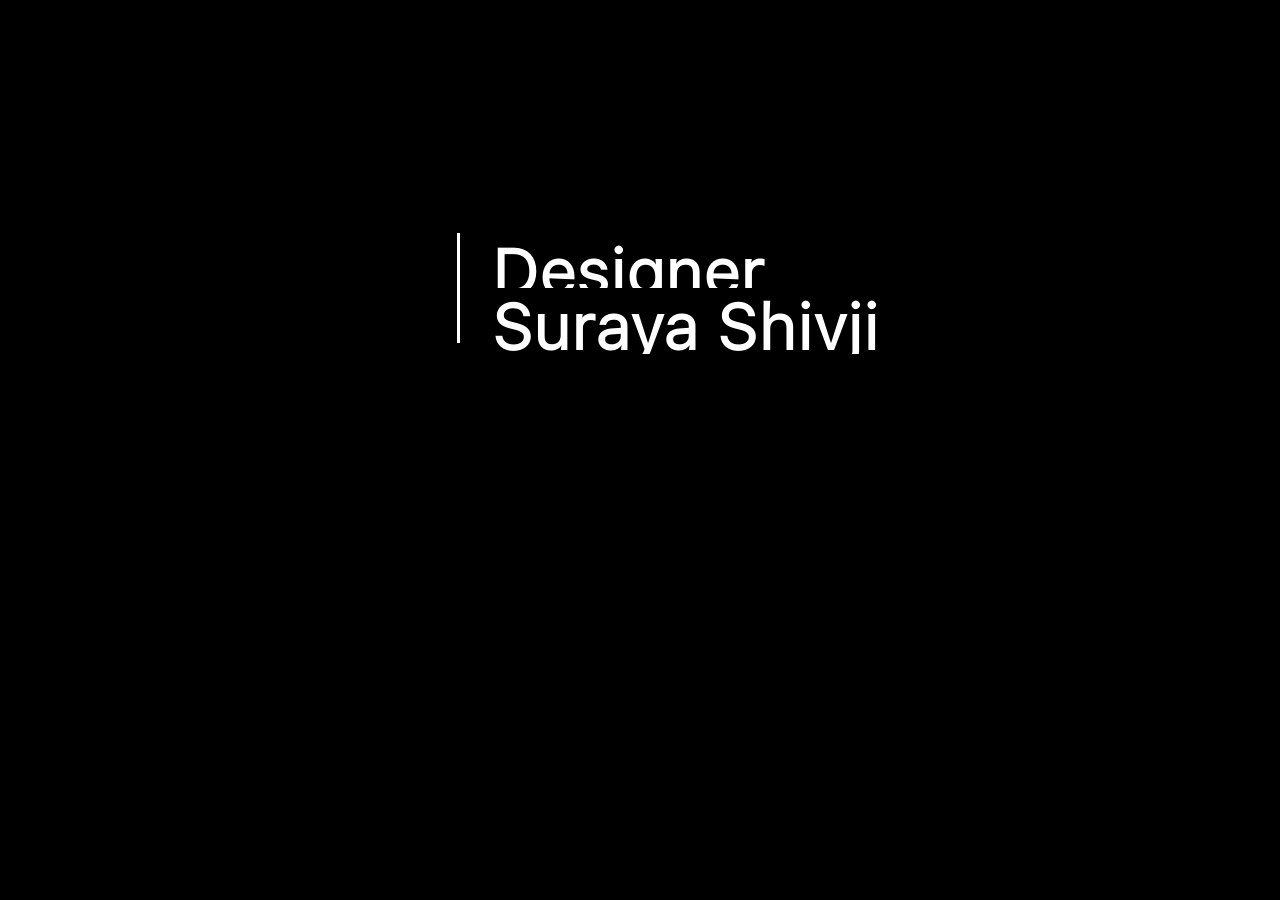
<file: index.html>
<!DOCTYPE html>
<html lang="en">

<head>
	<title>Intro</title>
	<meta charset="utf-8">
	<meta name="viewport" content="width=device-width, initial-scale=1">
	<link rel="stylesheet" href="./libs/style.css">
</head>

<body>
	<div id="page">
		<!-- global wrapper -->
		<div class="container">
			<section class="intro">
				<a href="./home.html" class="logo"></a>
				<header>
					<h2 class="header-top"><span class="wrap">Designer</span></h2>
					<h1 class="header-bottom"><span class="wrap">Suraya Shivji</span></h1>
					<div class="header-line"></div>
				</header>
				<section class="content">
					<p>Hi! I'm Suraya, a developer and designer based in Los Angeles.</p>
					<p>I love prototyping products and interactions with software, hardwware, cardboard, and everything in between.</p>
					<p><a href="./home.html">Check out my portfolio</a> or contact me if you'd like to collaborate!</p>
				</section>
			</section>
		</div>
	</div>
	<script src="./libs/velocity.min.js"></script>
	<script src="./libs/script.js"></script>
</body>
</html>
</file>
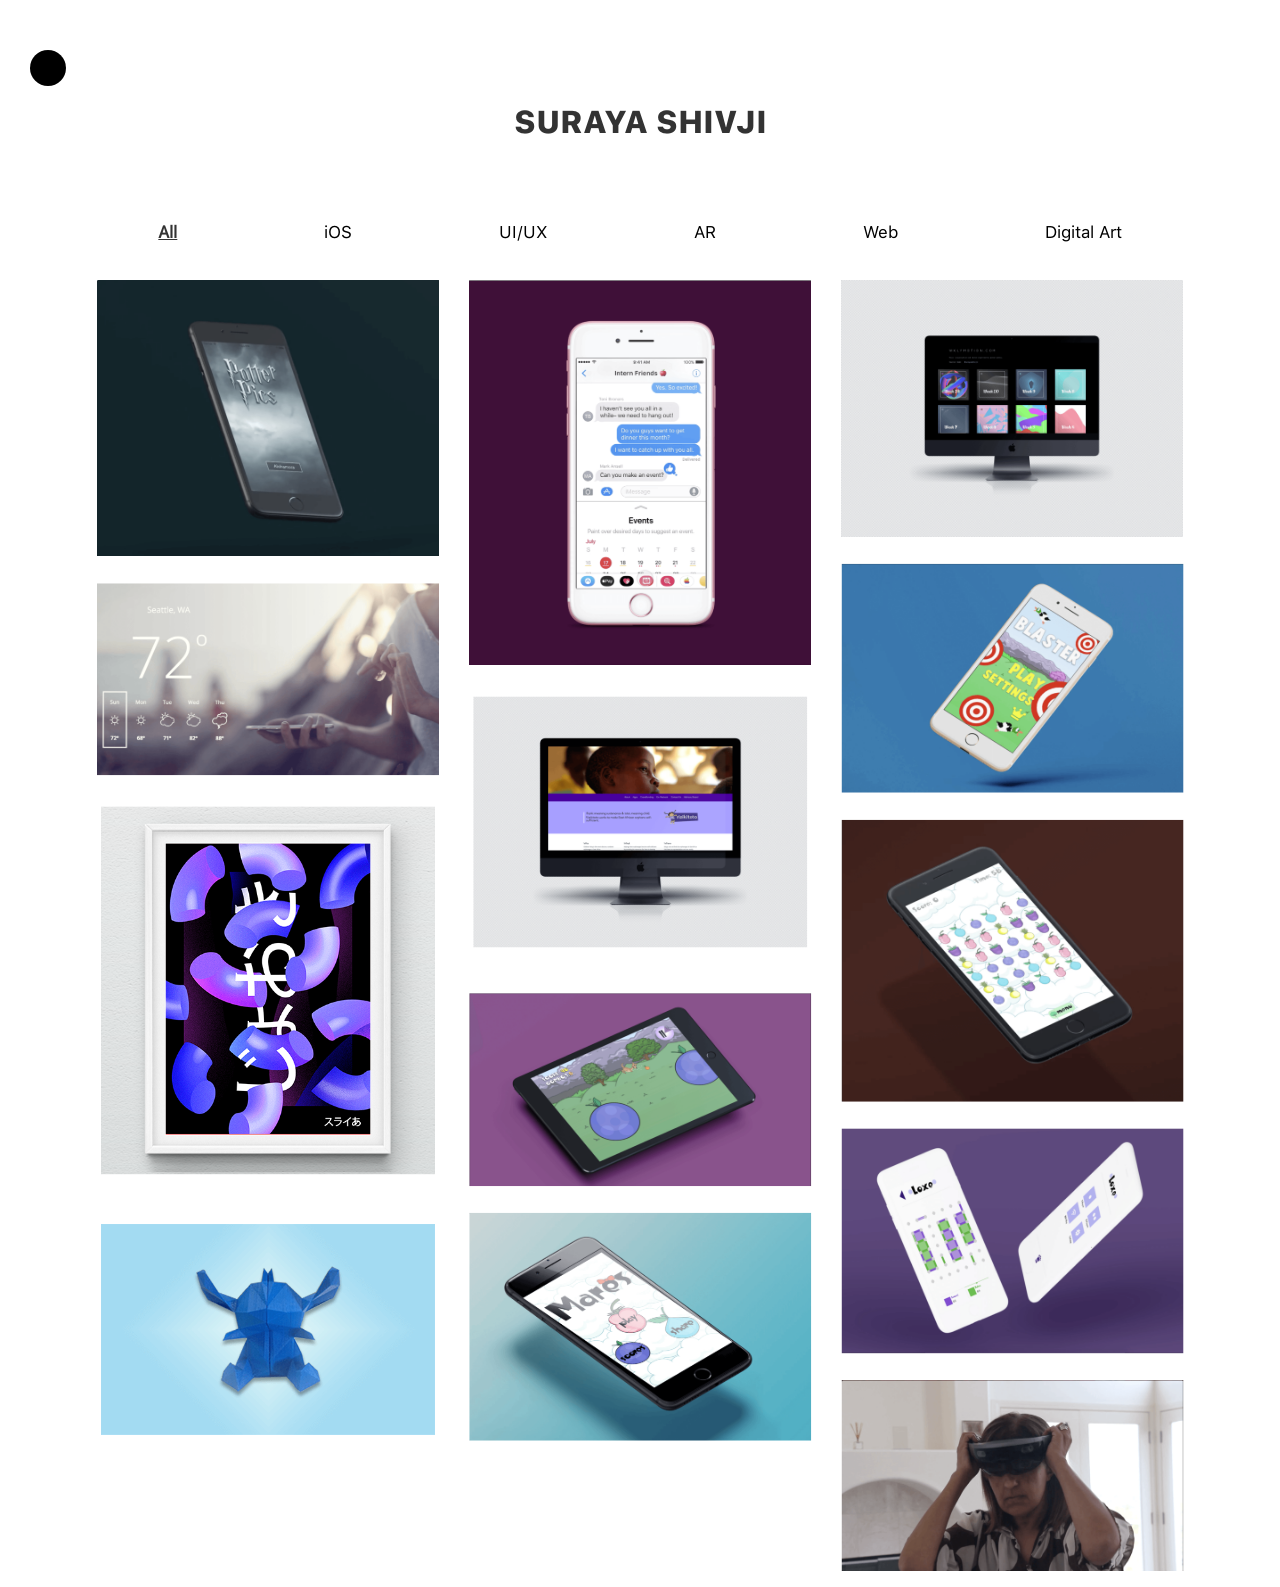
<file: home.html>
<!DOCTYPE html>
<html lang="en">

<head>
  <title>Suraya Shivji</title>
  <meta charset="utf-8">
  <meta http-equiv="Cache-control" content="public">
  <meta name="viewport" content="width=device-width, initial-scale=1">
  <link rel="stylesheet" href="./css/styles.css">
  <link rel="stylesheet" href="./css/gulf.css">
</head>

<body>
  <div class="container-fluid" id="container" ng-app="app" ng-controller="ctrl" ng-class="animation">
    <!-- Header Part Start-->
    <div class="container">
      <header>
       <a class="logo animated bounceInDown" href="./index.html"></a>
      </header>
    </div> 
    <!-- Header Part End-->

    <!-- View Part Start -->
   <div ng-view class="container reveal-animation view" autoscroll="true">

     
    </div>
    <!-- View Part End-->

  </div>
  <script src="./js/gulf.js"></script>
  <script src='./js/imagesloaded.pkgd.js'></script>
  <script async src="./js/app.js"></script>
</body>

</html>
</file>
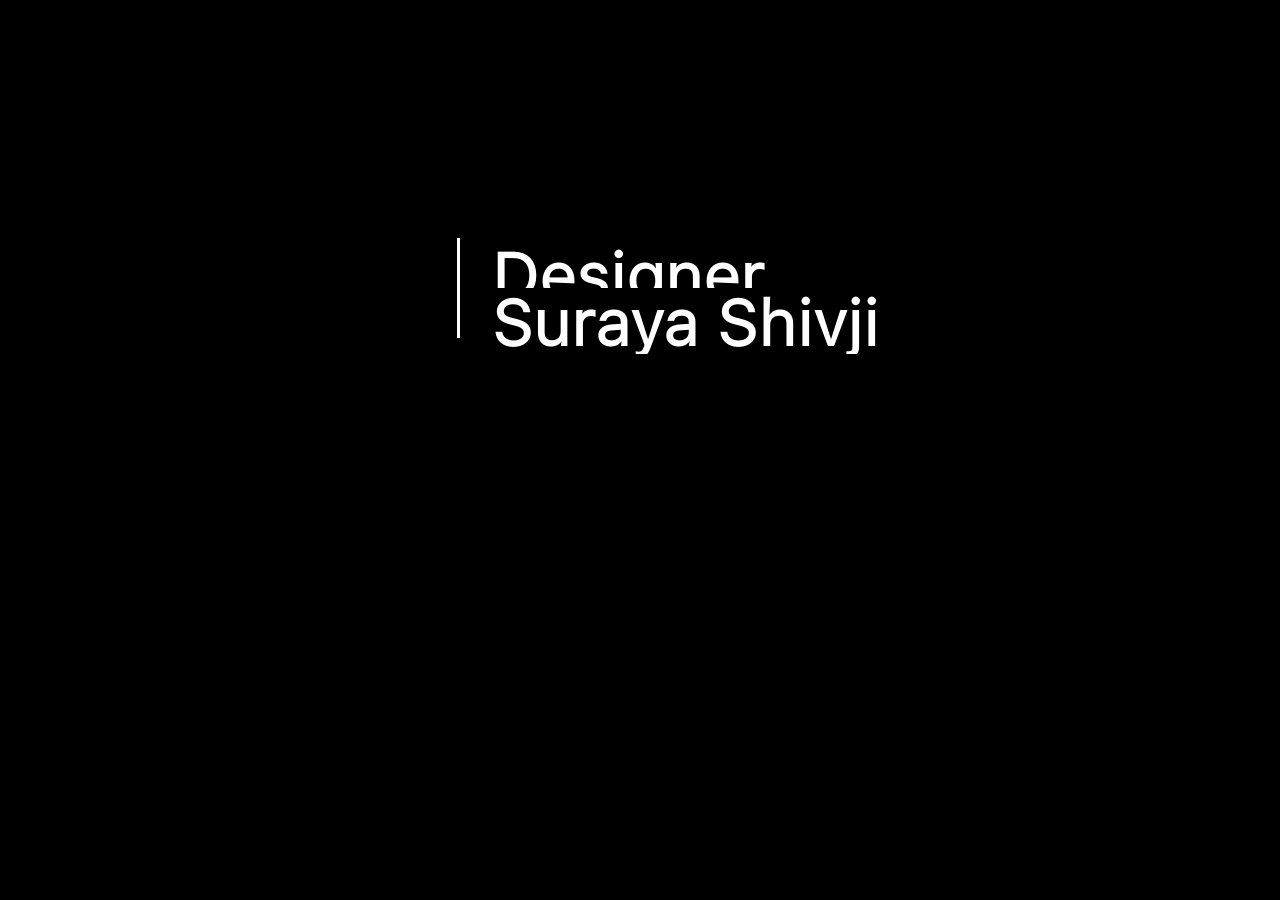
<file: index_working.html>
<!DOCTYPE html>
<html lang="en">

<head>
	<title>Intro</title>
	<meta charset="utf-8">
	<meta name="viewport" content="width=device-width, initial-scale=1">
	<link rel="stylesheet" href="./libs/style.css">
	<!--<link rel="stylesheet" href="./libs/css/style.css">-->

</head>

<body>
	<div id="page">
		<!-- global wrapper -->
		<div class="container">
			<section class="intro">
				<a href="./home.html" class="logo"></a>
				<header>
					<h2 class="header-top"><span class="wrap">Designer</span></h2>
					<h1 class="header-bottom"><span class="wrap">Suraya Shivji</span></h1>
					<div class="header-line"></div>
				</header>
				<section class="content">
					<p>Hi! I'm Suraya, a developer and designer based in Los Angeles.</p>
					<p>I love prototyping products and interactions with software, hardwware, cardboard, and everything in between.</p>
					<p><a href="index.html">Check out my portfolio</a> or <a href="tel:+6494461709">contact me</a> if you'd like to collaborate!</p>
				</section>
			</section>
		</div>
	</div>
	<script src="./libs/velocity.min.js"></script>
	<script src="./libs/script.js"></script>
	<script src="./"
</body>

</html>
</file>
<file: css/styles.css>
@font-face {
    font-family: sfuiBold;
    src: url(./fonts/SF-UI-Text-Bold.otf);
    font-weight: 400;
    font-style: normal;
}

@font-face {
    font-family: sfuibolditalic;
    src: url(./fonts/SF-UI-Text-Bold.otf);
    font-weight: 400;
    font-style: normal;
}

@font-face {
    font-family: sfuiboldHeavy;
    src: url(./fonts/SF-UI-Text-Heavy.otf);
    font-weight: 400;
    font-style: normal;
}

@font-face {
    font-family: sfuiboldHeavyItalic;
    src: url(./fonts/SF-UI-Text-HeavyItalic.otf);
    font-weight: 400;
    font-style: normal;
}

@font-face {
    font-family: sfuiboldLight;
    src: url(./fonts/SF-UI-Text-Light.otf);
    font-weight: 400;
    font-style: normal;
}

@font-face {
    font-family: sfuiboldLightItalic;
    src: url(./fonts/SF-UI-Text-LightItalic.otf);
    font-weight: 400;
    font-style: normal;
}

@font-face {
    font-family: sfuiboldMedium;
    src: url(./fonts/SF-UI-Text-Medium.otf);
    font-weight: 400;
    font-style: normal;
}

@font-face {
    font-family: sfuiboldMediumItalic;
    src: url(./fonts/SF-UI-Text-MediumItalic.otf);
    font-weight: 400;
    font-style: normal;
}

@font-face {
    font-family: sfuiboldRegular;
    src: url(./fonts/SF-UI-Text-Regular.otf);
    font-weight: 400;
    font-style: normal;
}

@font-face {
    font-family: sfuiboldRegularItalic;
    src: url(./fonts/SF-UI-Text-RegularItalic.otf);
    font-weight: 400;
    font-style: normal;
}

@font-face {
    font-family: sfuiboldSemibold;
    src: url(./fonts/SF-UI-Text-Semibold.otf);
    font-weight: 400;
    font-style: normal;
}

@font-face {
    font-family: sfuiboldSemiboldItalic;
    src: url(./fonts/SF-UI-Text-SemiboldItalic.otf);
    font-weight: 400;
    font-style: normal;
}

@font-face {
    font-family: sfuiboldUltrathin;
    src: url(./fonts/SF-UI-Text-Ultrathin.otf);
    font-weight: 400;
    font-style: normal;
}

@font-face {
    font-family: sfuiboldUltrathinItalic;
    src: url(./fonts/SF-UI-Text-UltrathinItalic.otf);
    font-weight: 400;
    font-style: normal;
}

body {
    margin-top: 7rem;
    background-color: #fff;
    margin: 0px;
    padding: 0px;
    overflow-x: hidden;
}

.filter-button-group {
    padding: 15px;
}

.btn.btn-default {
    padding: 1rem 0;
    font-size: 1.7rem;
    border-radius: 0;
    border: 0px;
    color: #000;
    font-style: normal;
}

.btn-default:active {
    box-shadow: none;
}

.btn.btn-default:hover,
.btn.btn-default:active,
.btn.btn-default:focus,
.btn.btn-default.is-checked {
    color: #333;
    border: none;
    outline: none;
    background: transparent;
    font-weight: bold;
}

.thumbnail {
    border-radius: 0px;
    border: 0px;
    padding: 0px;
}

.logo {
    width: 36px;
    height: 36px;
    background: #000;
    border-radius: 50%;
    position: absolute;
    left: 30px;
    top: 50px;
}

.btn {
    font-family: sfuiboldRegular;
}

p.home-center.text {
    font-weight: bold;
    font-size: 1.25em;
}

.home-text {
    text-align: center;
    font-weight: bold;
    font-size: 2.25em;
    font-family: sfuiboldHeavy;
    margin-bottom: 50px;
}

a.black-circle {
    color: #000;
    font-weight: bold;
    font-size: 1.25em;
    position: relative;
    top: 12px;
    left: 7px;
}

a.black-circle:hover {
    text-decoration: none;
    color: #000;
}

a.black-circle:focus {
    color: #000;
    outline: none;
}


/* Common Styles */

.btn-group:focus {
    border: none !important;
    background: transparent !important;
    box-shadow: none !important;
    outline: none !important;
}

.btn-default:active:focus {
    background-color: transparent !important;
    border: none !important;
    border-color: transparent !important;
    outline: none !important;
}

.btn.active,
.btn:active {
    box-shadow: none !important;
}

article {
    font-family: sfuiboldRegular;
    font-size: 19px;
    line-height: 36px !important;
}

.returnbackclose {
    color: #333;
    opacity: 1;
    font-size: 30px;
}

.nomargin {
    margin: 0px !important;
}

.paddingTopBottom10 {
    padding: 0px 0px 20px 0px;
}


/* Page Styles */

#headerTitle h1 {
    font-size: 50px;
    margin: 0px;
    padding: 15px 0px;
    font-family: sfuiBold;
}

#headerTitle p {
    font-size: 20px;
    padding-bottom: 15px;
    font-style: italic;
}

#headerTitle {
    border-left: 5px solid #333;
    font-family: sfuiboldLight;
}

#headerTitle .alert {
    padding: 0px;
    margin-bottom: 0px;
}

#overviewSec article {
    margin-bottom: 20px;
    margin-top: 20px;
}

#overviewSec img {
    max-height: 550px;
}

#overviewSec article {
    line-height: 26px;
}

.section {
    margin: 50px 0px;
}

.section-title {
    padding: 0px 0px 25px 0px;
    font-family: sfuiBold;
}

div#overviewSec .col-md-4 {
    padding: 0px;
}

ul.list-of-links {
    font-family: sfuiboldRegular;
    font-size: 1.25em;
    list-style: none;
    padding: 0px;
    line-height: 50px;
    margin-left: 20px;
}

ul.list-of-links li img {
    width: 25px;
    height: 25px;
    position: relative;
    top: -1px;
    left: -10px;
}


/*Home Page*/

.filterbtn-group {
    /*font-family: sfuiboldRegular;*/
    font-family: sfuiboldMedium;
}

button.btn.btn-default.is-checked {
    text-decoration: underline;
    /*font-family: sfuiboldMedium;*/
}


/* Animation Part */

section {
    opacity: 0;
    transition: ease all 1s;
    margin-left: -15px;
}

section .fadeIn {
    opacity: 1;
    margin-left: 0;
}


/* Media Query Responsive Handle Section */

.grid-himage {
    display: none !important;
}
@media screen and (max-width: 650px) {
    .logo {
        position: absolute;
    }
    #overviewSec img {
        max-height: 100%;
    }
    .row {
        margin: 0px 5px !important;
    }
    video {
        max-height: 500px;
    }
    .grid-hvideo {
        display: none !important;
    }
    .grid-himage {
        display: block !important;
    }
    button.btn.btn-default {
        font-size: 1em;
    }
}


/* Angular Animation */


/* Default view */

.view {
    position: relative;
    top: 100px;
    transition: 300ms;
    width: 100%;
}

a.black-circle:hover {
    text-decoration: none;
    color: #fff;
}


/* First animation*/

.first .view.ng-enter {
    -webkit-transition: 1s linear all;
    /* Chrome */
    transition: 1s linear all;
    /*left: -100%;*/
    top: -100%;
    background: pink;
}

.first .view.ng-enter.ng-enter-active {
    /*lleft: 0%;*/
    top: 0%;
}

.first .view.ng-leave {
    /*left: 0%;*/
    top: 0%;
}

.first .view.ng-leave.ng-leave-active {
    /*left: 100%;*/
    top: 0%;
}


/* Second animation*/

.second .view.ng-enter {
    -webkit-transition: 1s linear all;
    /* Chrome */
    transition: 1s linear all;
    left: 100%;
}

.second .view.ng-enter.ng-enter-active {
    left: 0%;
}

.second .view.ng-leave {
    left: 0%;
}

.second .view.ng-leave.ng-leave-active {
    left: -100%;
}


/* Third animation*/

.third .view.ng-enter {
    -webkit-transition: 1s linear all;
    /* Chrome */
    transition: 1s linear all;
    top: 100%;
}

.third .view.ng-enter.ng-enter-active {
    top: 0%;
}

.third .view.ng-leave {
    top: 0%;
}

.third .view.ng-leave.ng-leave-active {
    top: -100%;
}


/* Third animation*/

.welcome .view.ng-enter {
    opacity: 0;
}

.returnbackclose {
    color: #333 !important;
    opacity: 1 !important;
    font-size: 50px !important;
}

.btn-group-justified {
    display: inline-block !important;
}

.grid-thumbnail {
    border: none !important;
}

#process img {
    max-height: 550px;
}

p.videotitle {
    font-family: sfuiboldRegular;
    font-size: 1.25em;
    text-align: center;
    padding: 10px 0px;
}

.margintop100 {
    margin-top: 100px;
}


/* Center the loader */

.margintopzero {
    margin-top: 0px !important;
}

.element-item video {
    padding: 10px;
}

ul.list-of-links a {
    color: #333;
}

ul.list-of-links a:hover {
    cursor: pointer;
    text-decoration: none;
}

.rotate90 {
    -ms-transform: rotate(90deg);
    /* IE 9 */
    -webkit-transform: rotate(90deg);
    /* Chrome, Safari, Opera */
    transform: rotate(90deg);
}

.col-half-offset {
    margin-left: 4.166666667%
}

.section1 .h3 {
    text-decoration: underline;
    font-size: 1em;
}

.press-paragreaph {
    font-family: sfuiboldLightItalic;
}

.grid-fluid {
    width: 94%;
}


/*video {
    width:100%;
    height:auto;
    background:transparent url('../images/poster/2.jpg') no-repeat 0 0;
    -webkit-background-size:cover;
    -moz-background-size:cover;
    -o-background-size:cover;
    background-size:cover;
 }*/

.grid-item {
    padding: 11px 0px;
}
</file>
<file: css/gulf.css>
@charset "UTF-8";

/*!
* animate.css -http://daneden.me/animate
* Version - 3.5.1
* Licensed under the MIT license - http://opensource.org/licenses/MIT
*
* Copyright (c) 2016 Daniel Eden
*/

.animated {
    -webkit-animation-duration: 1s;
    animation-duration: 1s;
    -webkit-animation-fill-mode: both;
    animation-fill-mode: both
}

.animated.infinite {
    -webkit-animation-iteration-count: infinite;
    animation-iteration-count: infinite
}

.animated.hinge {
    -webkit-animation-duration: 2s;
    animation-duration: 2s
}

.animated.bounceIn,
.animated.bounceOut,
.animated.flipOutX,
.animated.flipOutY {
    -webkit-animation-duration: .75s;
    animation-duration: .75s
}

@-webkit-keyframes bounce {
    0%,
    20%,
    53%,
    80%,
    to {
        -webkit-animation-timing-function: cubic-bezier(.215, .61, .355, 1);
        animation-timing-function: cubic-bezier(.215, .61, .355, 1);
        -webkit-transform: translateZ(0);
        transform: translateZ(0)
    }
    40%,
    43% {
        -webkit-transform: translate3d(0, -30px, 0);
        transform: translate3d(0, -30px, 0)
    }
    40%,
    43%,
    70% {
        -webkit-animation-timing-function: cubic-bezier(.755, .05, .855, .06);
        animation-timing-function: cubic-bezier(.755, .05, .855, .06)
    }
    70% {
        -webkit-transform: translate3d(0, -15px, 0);
        transform: translate3d(0, -15px, 0)
    }
    90% {
        -webkit-transform: translate3d(0, -4px, 0);
        transform: translate3d(0, -4px, 0)
    }
}

@keyframes bounce {
    0%,
    20%,
    53%,
    80%,
    to {
        -webkit-animation-timing-function: cubic-bezier(.215, .61, .355, 1);
        animation-timing-function: cubic-bezier(.215, .61, .355, 1);
        -webkit-transform: translateZ(0);
        transform: translateZ(0)
    }
    40%,
    43% {
        -webkit-transform: translate3d(0, -30px, 0);
        transform: translate3d(0, -30px, 0)
    }
    40%,
    43%,
    70% {
        -webkit-animation-timing-function: cubic-bezier(.755, .05, .855, .06);
        animation-timing-function: cubic-bezier(.755, .05, .855, .06)
    }
    70% {
        -webkit-transform: translate3d(0, -15px, 0);
        transform: translate3d(0, -15px, 0)
    }
    90% {
        -webkit-transform: translate3d(0, -4px, 0);
        transform: translate3d(0, -4px, 0)
    }
}

.bounce {
    -webkit-animation-name: bounce;
    animation-name: bounce;
    -webkit-transform-origin: center bottom;
    transform-origin: center bottom
}

@-webkit-keyframes flash {
    0%,
    50%,
    to {
        opacity: 1
    }
    25%,
    75% {
        opacity: 0
    }
}

@keyframes flash {
    0%,
    50%,
    to {
        opacity: 1
    }
    25%,
    75% {
        opacity: 0
    }
}

.flash {
    -webkit-animation-name: flash;
    animation-name: flash
}

@-webkit-keyframes pulse {
    0% {
        -webkit-transform: scaleX(1);
        transform: scaleX(1)
    }
    50% {
        -webkit-transform: scale3d(1.05, 1.05, 1.05);
        transform: scale3d(1.05, 1.05, 1.05)
    }
    to {
        -webkit-transform: scaleX(1);
        transform: scaleX(1)
    }
}

@keyframes pulse {
    0% {
        -webkit-transform: scaleX(1);
        transform: scaleX(1)
    }
    50% {
        -webkit-transform: scale3d(1.05, 1.05, 1.05);
        transform: scale3d(1.05, 1.05, 1.05)
    }
    to {
        -webkit-transform: scaleX(1);
        transform: scaleX(1)
    }
}

.pulse {
    -webkit-animation-name: pulse;
    animation-name: pulse
}

@-webkit-keyframes rubberBand {
    0% {
        -webkit-transform: scaleX(1);
        transform: scaleX(1)
    }
    30% {
        -webkit-transform: scale3d(1.25, .75, 1);
        transform: scale3d(1.25, .75, 1)
    }
    40% {
        -webkit-transform: scale3d(.75, 1.25, 1);
        transform: scale3d(.75, 1.25, 1)
    }
    50% {
        -webkit-transform: scale3d(1.15, .85, 1);
        transform: scale3d(1.15, .85, 1)
    }
    65% {
        -webkit-transform: scale3d(.95, 1.05, 1);
        transform: scale3d(.95, 1.05, 1)
    }
    75% {
        -webkit-transform: scale3d(1.05, .95, 1);
        transform: scale3d(1.05, .95, 1)
    }
    to {
        -webkit-transform: scaleX(1);
        transform: scaleX(1)
    }
}

@keyframes rubberBand {
    0% {
        -webkit-transform: scaleX(1);
        transform: scaleX(1)
    }
    30% {
        -webkit-transform: scale3d(1.25, .75, 1);
        transform: scale3d(1.25, .75, 1)
    }
    40% {
        -webkit-transform: scale3d(.75, 1.25, 1);
        transform: scale3d(.75, 1.25, 1)
    }
    50% {
        -webkit-transform: scale3d(1.15, .85, 1);
        transform: scale3d(1.15, .85, 1)
    }
    65% {
        -webkit-transform: scale3d(.95, 1.05, 1);
        transform: scale3d(.95, 1.05, 1)
    }
    75% {
        -webkit-transform: scale3d(1.05, .95, 1);
        transform: scale3d(1.05, .95, 1)
    }
    to {
        -webkit-transform: scaleX(1);
        transform: scaleX(1)
    }
}

.rubberBand {
    -webkit-animation-name: rubberBand;
    animation-name: rubberBand
}

@-webkit-keyframes shake {
    0%,
    to {
        -webkit-transform: translateZ(0);
        transform: translateZ(0)
    }
    10%,
    30%,
    50%,
    70%,
    90% {
        -webkit-transform: translate3d(-10px, 0, 0);
        transform: translate3d(-10px, 0, 0)
    }
    20%,
    40%,
    60%,
    80% {
        -webkit-transform: translate3d(10px, 0, 0);
        transform: translate3d(10px, 0, 0)
    }
}

@keyframes shake {
    0%,
    to {
        -webkit-transform: translateZ(0);
        transform: translateZ(0)
    }
    10%,
    30%,
    50%,
    70%,
    90% {
        -webkit-transform: translate3d(-10px, 0, 0);
        transform: translate3d(-10px, 0, 0)
    }
    20%,
    40%,
    60%,
    80% {
        -webkit-transform: translate3d(10px, 0, 0);
        transform: translate3d(10px, 0, 0)
    }
}

.shake {
    -webkit-animation-name: shake;
    animation-name: shake
}

@-webkit-keyframes headShake {
    0% {
        -webkit-transform: translateX(0);
        transform: translateX(0)
    }
    6.5% {
        -webkit-transform: translateX(-6px) rotateY(-9deg);
        transform: translateX(-6px) rotateY(-9deg)
    }
    18.5% {
        -webkit-transform: translateX(5px) rotateY(7deg);
        transform: translateX(5px) rotateY(7deg)
    }
    31.5% {
        -webkit-transform: translateX(-3px) rotateY(-5deg);
        transform: translateX(-3px) rotateY(-5deg)
    }
    43.5% {
        -webkit-transform: translateX(2px) rotateY(3deg);
        transform: translateX(2px) rotateY(3deg)
    }
    50% {
        -webkit-transform: translateX(0);
        transform: translateX(0)
    }
}

@keyframes headShake {
    0% {
        -webkit-transform: translateX(0);
        transform: translateX(0)
    }
    6.5% {
        -webkit-transform: translateX(-6px) rotateY(-9deg);
        transform: translateX(-6px) rotateY(-9deg)
    }
    18.5% {
        -webkit-transform: translateX(5px) rotateY(7deg);
        transform: translateX(5px) rotateY(7deg)
    }
    31.5% {
        -webkit-transform: translateX(-3px) rotateY(-5deg);
        transform: translateX(-3px) rotateY(-5deg)
    }
    43.5% {
        -webkit-transform: translateX(2px) rotateY(3deg);
        transform: translateX(2px) rotateY(3deg)
    }
    50% {
        -webkit-transform: translateX(0);
        transform: translateX(0)
    }
}

.headShake {
    -webkit-animation-timing-function: ease-in-out;
    animation-timing-function: ease-in-out;
    -webkit-animation-name: headShake;
    animation-name: headShake
}

@-webkit-keyframes swing {
    20% {
        -webkit-transform: rotate(15deg);
        transform: rotate(15deg)
    }
    40% {
        -webkit-transform: rotate(-10deg);
        transform: rotate(-10deg)
    }
    60% {
        -webkit-transform: rotate(5deg);
        transform: rotate(5deg)
    }
    80% {
        -webkit-transform: rotate(-5deg);
        transform: rotate(-5deg)
    }
    to {
        -webkit-transform: rotate(0deg);
        transform: rotate(0deg)
    }
}

@keyframes swing {
    20% {
        -webkit-transform: rotate(15deg);
        transform: rotate(15deg)
    }
    40% {
        -webkit-transform: rotate(-10deg);
        transform: rotate(-10deg)
    }
    60% {
        -webkit-transform: rotate(5deg);
        transform: rotate(5deg)
    }
    80% {
        -webkit-transform: rotate(-5deg);
        transform: rotate(-5deg)
    }
    to {
        -webkit-transform: rotate(0deg);
        transform: rotate(0deg)
    }
}

.swing {
    -webkit-transform-origin: top center;
    transform-origin: top center;
    -webkit-animation-name: swing;
    animation-name: swing
}

@-webkit-keyframes tada {
    0% {
        -webkit-transform: scaleX(1);
        transform: scaleX(1)
    }
    10%,
    20% {
        -webkit-transform: scale3d(.9, .9, .9) rotate(-3deg);
        transform: scale3d(.9, .9, .9) rotate(-3deg)
    }
    30%,
    50%,
    70%,
    90% {
        -webkit-transform: scale3d(1.1, 1.1, 1.1) rotate(3deg);
        transform: scale3d(1.1, 1.1, 1.1) rotate(3deg)
    }
    40%,
    60%,
    80% {
        -webkit-transform: scale3d(1.1, 1.1, 1.1) rotate(-3deg);
        transform: scale3d(1.1, 1.1, 1.1) rotate(-3deg)
    }
    to {
        -webkit-transform: scaleX(1);
        transform: scaleX(1)
    }
}

@keyframes tada {
    0% {
        -webkit-transform: scaleX(1);
        transform: scaleX(1)
    }
    10%,
    20% {
        -webkit-transform: scale3d(.9, .9, .9) rotate(-3deg);
        transform: scale3d(.9, .9, .9) rotate(-3deg)
    }
    30%,
    50%,
    70%,
    90% {
        -webkit-transform: scale3d(1.1, 1.1, 1.1) rotate(3deg);
        transform: scale3d(1.1, 1.1, 1.1) rotate(3deg)
    }
    40%,
    60%,
    80% {
        -webkit-transform: scale3d(1.1, 1.1, 1.1) rotate(-3deg);
        transform: scale3d(1.1, 1.1, 1.1) rotate(-3deg)
    }
    to {
        -webkit-transform: scaleX(1);
        transform: scaleX(1)
    }
}

.tada {
    -webkit-animation-name: tada;
    animation-name: tada
}

@-webkit-keyframes wobble {
    0% {
        -webkit-transform: none;
        transform: none
    }
    15% {
        -webkit-transform: translate3d(-25%, 0, 0) rotate(-5deg);
        transform: translate3d(-25%, 0, 0) rotate(-5deg)
    }
    30% {
        -webkit-transform: translate3d(20%, 0, 0) rotate(3deg);
        transform: translate3d(20%, 0, 0) rotate(3deg)
    }
    45% {
        -webkit-transform: translate3d(-15%, 0, 0) rotate(-3deg);
        transform: translate3d(-15%, 0, 0) rotate(-3deg)
    }
    60% {
        -webkit-transform: translate3d(10%, 0, 0) rotate(2deg);
        transform: translate3d(10%, 0, 0) rotate(2deg)
    }
    75% {
        -webkit-transform: translate3d(-5%, 0, 0) rotate(-1deg);
        transform: translate3d(-5%, 0, 0) rotate(-1deg)
    }
    to {
        -webkit-transform: none;
        transform: none
    }
}

@keyframes wobble {
    0% {
        -webkit-transform: none;
        transform: none
    }
    15% {
        -webkit-transform: translate3d(-25%, 0, 0) rotate(-5deg);
        transform: translate3d(-25%, 0, 0) rotate(-5deg)
    }
    30% {
        -webkit-transform: translate3d(20%, 0, 0) rotate(3deg);
        transform: translate3d(20%, 0, 0) rotate(3deg)
    }
    45% {
        -webkit-transform: translate3d(-15%, 0, 0) rotate(-3deg);
        transform: translate3d(-15%, 0, 0) rotate(-3deg)
    }
    60% {
        -webkit-transform: translate3d(10%, 0, 0) rotate(2deg);
        transform: translate3d(10%, 0, 0) rotate(2deg)
    }
    75% {
        -webkit-transform: translate3d(-5%, 0, 0) rotate(-1deg);
        transform: translate3d(-5%, 0, 0) rotate(-1deg)
    }
    to {
        -webkit-transform: none;
        transform: none
    }
}

.wobble {
    -webkit-animation-name: wobble;
    animation-name: wobble
}

@-webkit-keyframes jello {
    0%,
    11.1%,
    to {
        -webkit-transform: none;
        transform: none
    }
    22.2% {
        -webkit-transform: skewX(-12.5deg) skewY(-12.5deg);
        transform: skewX(-12.5deg) skewY(-12.5deg)
    }
    33.3% {
        -webkit-transform: skewX(6.25deg) skewY(6.25deg);
        transform: skewX(6.25deg) skewY(6.25deg)
    }
    44.4% {
        -webkit-transform: skewX(-3.125deg) skewY(-3.125deg);
        transform: skewX(-3.125deg) skewY(-3.125deg)
    }
    55.5% {
        -webkit-transform: skewX(1.5625deg) skewY(1.5625deg);
        transform: skewX(1.5625deg) skewY(1.5625deg)
    }
    66.6% {
        -webkit-transform: skewX(-.78125deg) skewY(-.78125deg);
        transform: skewX(-.78125deg) skewY(-.78125deg)
    }
    77.7% {
        -webkit-transform: skewX(.390625deg) skewY(.390625deg);
        transform: skewX(.390625deg) skewY(.390625deg)
    }
    88.8% {
        -webkit-transform: skewX(-.1953125deg) skewY(-.1953125deg);
        transform: skewX(-.1953125deg) skewY(-.1953125deg)
    }
}

@keyframes jello {
    0%,
    11.1%,
    to {
        -webkit-transform: none;
        transform: none
    }
    22.2% {
        -webkit-transform: skewX(-12.5deg) skewY(-12.5deg);
        transform: skewX(-12.5deg) skewY(-12.5deg)
    }
    33.3% {
        -webkit-transform: skewX(6.25deg) skewY(6.25deg);
        transform: skewX(6.25deg) skewY(6.25deg)
    }
    44.4% {
        -webkit-transform: skewX(-3.125deg) skewY(-3.125deg);
        transform: skewX(-3.125deg) skewY(-3.125deg)
    }
    55.5% {
        -webkit-transform: skewX(1.5625deg) skewY(1.5625deg);
        transform: skewX(1.5625deg) skewY(1.5625deg)
    }
    66.6% {
        -webkit-transform: skewX(-.78125deg) skewY(-.78125deg);
        transform: skewX(-.78125deg) skewY(-.78125deg)
    }
    77.7% {
        -webkit-transform: skewX(.390625deg) skewY(.390625deg);
        transform: skewX(.390625deg) skewY(.390625deg)
    }
    88.8% {
        -webkit-transform: skewX(-.1953125deg) skewY(-.1953125deg);
        transform: skewX(-.1953125deg) skewY(-.1953125deg)
    }
}

.jello {
    -webkit-animation-name: jello;
    animation-name: jello;
    -webkit-transform-origin: center;
    transform-origin: center
}

@-webkit-keyframes bounceIn {
    0%,
    20%,
    40%,
    60%,
    80%,
    to {
        -webkit-animation-timing-function: cubic-bezier(.215, .61, .355, 1);
        animation-timing-function: cubic-bezier(.215, .61, .355, 1)
    }
    0% {
        opacity: 0;
        -webkit-transform: scale3d(.3, .3, .3);
        transform: scale3d(.3, .3, .3)
    }
    20% {
        -webkit-transform: scale3d(1.1, 1.1, 1.1);
        transform: scale3d(1.1, 1.1, 1.1)
    }
    40% {
        -webkit-transform: scale3d(.9, .9, .9);
        transform: scale3d(.9, .9, .9)
    }
    60% {
        opacity: 1;
        -webkit-transform: scale3d(1.03, 1.03, 1.03);
        transform: scale3d(1.03, 1.03, 1.03)
    }
    80% {
        -webkit-transform: scale3d(.97, .97, .97);
        transform: scale3d(.97, .97, .97)
    }
    to {
        opacity: 1;
        -webkit-transform: scaleX(1);
        transform: scaleX(1)
    }
}

@keyframes bounceIn {
    0%,
    20%,
    40%,
    60%,
    80%,
    to {
        -webkit-animation-timing-function: cubic-bezier(.215, .61, .355, 1);
        animation-timing-function: cubic-bezier(.215, .61, .355, 1)
    }
    0% {
        opacity: 0;
        -webkit-transform: scale3d(.3, .3, .3);
        transform: scale3d(.3, .3, .3)
    }
    20% {
        -webkit-transform: scale3d(1.1, 1.1, 1.1);
        transform: scale3d(1.1, 1.1, 1.1)
    }
    40% {
        -webkit-transform: scale3d(.9, .9, .9);
        transform: scale3d(.9, .9, .9)
    }
    60% {
        opacity: 1;
        -webkit-transform: scale3d(1.03, 1.03, 1.03);
        transform: scale3d(1.03, 1.03, 1.03)
    }
    80% {
        -webkit-transform: scale3d(.97, .97, .97);
        transform: scale3d(.97, .97, .97)
    }
    to {
        opacity: 1;
        -webkit-transform: scaleX(1);
        transform: scaleX(1)
    }
}

.bounceIn {
    -webkit-animation-name: bounceIn;
    animation-name: bounceIn
}

@-webkit-keyframes bounceInDown {
    0%,
    60%,
    75%,
    90%,
    to {
        -webkit-animation-timing-function: cubic-bezier(.215, .61, .355, 1);
        animation-timing-function: cubic-bezier(.215, .61, .355, 1)
    }
    0% {
        opacity: 0;
        -webkit-transform: translate3d(0, -3000px, 0);
        transform: translate3d(0, -3000px, 0)
    }
    60% {
        opacity: 1;
        -webkit-transform: translate3d(0, 25px, 0);
        transform: translate3d(0, 25px, 0)
    }
    75% {
        -webkit-transform: translate3d(0, -10px, 0);
        transform: translate3d(0, -10px, 0)
    }
    90% {
        -webkit-transform: translate3d(0, 5px, 0);
        transform: translate3d(0, 5px, 0)
    }
    to {
        -webkit-transform: none;
        transform: none
    }
}

@keyframes bounceInDown {
    0%,
    60%,
    75%,
    90%,
    to {
        -webkit-animation-timing-function: cubic-bezier(.215, .61, .355, 1);
        animation-timing-function: cubic-bezier(.215, .61, .355, 1)
    }
    0% {
        opacity: 0;
        -webkit-transform: translate3d(0, -3000px, 0);
        transform: translate3d(0, -3000px, 0)
    }
    60% {
        opacity: 1;
        -webkit-transform: translate3d(0, 25px, 0);
        transform: translate3d(0, 25px, 0)
    }
    75% {
        -webkit-transform: translate3d(0, -10px, 0);
        transform: translate3d(0, -10px, 0)
    }
    90% {
        -webkit-transform: translate3d(0, 5px, 0);
        transform: translate3d(0, 5px, 0)
    }
    to {
        -webkit-transform: none;
        transform: none
    }
}

.bounceInDown {
    -webkit-animation-name: bounceInDown;
    animation-name: bounceInDown
}

@-webkit-keyframes bounceInLeft {
    0%,
    60%,
    75%,
    90%,
    to {
        -webkit-animation-timing-function: cubic-bezier(.215, .61, .355, 1);
        animation-timing-function: cubic-bezier(.215, .61, .355, 1)
    }
    0% {
        opacity: 0;
        -webkit-transform: translate3d(-3000px, 0, 0);
        transform: translate3d(-3000px, 0, 0)
    }
    60% {
        opacity: 1;
        -webkit-transform: translate3d(25px, 0, 0);
        transform: translate3d(25px, 0, 0)
    }
    75% {
        -webkit-transform: translate3d(-10px, 0, 0);
        transform: translate3d(-10px, 0, 0)
    }
    90% {
        -webkit-transform: translate3d(5px, 0, 0);
        transform: translate3d(5px, 0, 0)
    }
    to {
        -webkit-transform: none;
        transform: none
    }
}

@keyframes bounceInLeft {
    0%,
    60%,
    75%,
    90%,
    to {
        -webkit-animation-timing-function: cubic-bezier(.215, .61, .355, 1);
        animation-timing-function: cubic-bezier(.215, .61, .355, 1)
    }
    0% {
        opacity: 0;
        -webkit-transform: translate3d(-3000px, 0, 0);
        transform: translate3d(-3000px, 0, 0)
    }
    60% {
        opacity: 1;
        -webkit-transform: translate3d(25px, 0, 0);
        transform: translate3d(25px, 0, 0)
    }
    75% {
        -webkit-transform: translate3d(-10px, 0, 0);
        transform: translate3d(-10px, 0, 0)
    }
    90% {
        -webkit-transform: translate3d(5px, 0, 0);
        transform: translate3d(5px, 0, 0)
    }
    to {
        -webkit-transform: none;
        transform: none
    }
}

.bounceInLeft {
    -webkit-animation-name: bounceInLeft;
    animation-name: bounceInLeft
}

@-webkit-keyframes bounceInRight {
    0%,
    60%,
    75%,
    90%,
    to {
        -webkit-animation-timing-function: cubic-bezier(.215, .61, .355, 1);
        animation-timing-function: cubic-bezier(.215, .61, .355, 1)
    }
    0% {
        opacity: 0;
        -webkit-transform: translate3d(3000px, 0, 0);
        transform: translate3d(3000px, 0, 0)
    }
    60% {
        opacity: 1;
        -webkit-transform: translate3d(-25px, 0, 0);
        transform: translate3d(-25px, 0, 0)
    }
    75% {
        -webkit-transform: translate3d(10px, 0, 0);
        transform: translate3d(10px, 0, 0)
    }
    90% {
        -webkit-transform: translate3d(-5px, 0, 0);
        transform: translate3d(-5px, 0, 0)
    }
    to {
        -webkit-transform: none;
        transform: none
    }
}

@keyframes bounceInRight {
    0%,
    60%,
    75%,
    90%,
    to {
        -webkit-animation-timing-function: cubic-bezier(.215, .61, .355, 1);
        animation-timing-function: cubic-bezier(.215, .61, .355, 1)
    }
    0% {
        opacity: 0;
        -webkit-transform: translate3d(3000px, 0, 0);
        transform: translate3d(3000px, 0, 0)
    }
    60% {
        opacity: 1;
        -webkit-transform: translate3d(-25px, 0, 0);
        transform: translate3d(-25px, 0, 0)
    }
    75% {
        -webkit-transform: translate3d(10px, 0, 0);
        transform: translate3d(10px, 0, 0)
    }
    90% {
        -webkit-transform: translate3d(-5px, 0, 0);
        transform: translate3d(-5px, 0, 0)
    }
    to {
        -webkit-transform: none;
        transform: none
    }
}

.bounceInRight {
    -webkit-animation-name: bounceInRight;
    animation-name: bounceInRight
}

@-webkit-keyframes bounceInUp {
    0%,
    60%,
    75%,
    90%,
    to {
        -webkit-animation-timing-function: cubic-bezier(.215, .61, .355, 1);
        animation-timing-function: cubic-bezier(.215, .61, .355, 1)
    }
    0% {
        opacity: 0;
        -webkit-transform: translate3d(0, 3000px, 0);
        transform: translate3d(0, 3000px, 0)
    }
    60% {
        opacity: 1;
        -webkit-transform: translate3d(0, -20px, 0);
        transform: translate3d(0, -20px, 0)
    }
    75% {
        -webkit-transform: translate3d(0, 10px, 0);
        transform: translate3d(0, 10px, 0)
    }
    90% {
        -webkit-transform: translate3d(0, -5px, 0);
        transform: translate3d(0, -5px, 0)
    }
    to {
        -webkit-transform: translateZ(0);
        transform: translateZ(0)
    }
}

@keyframes bounceInUp {
    0%,
    60%,
    75%,
    90%,
    to {
        -webkit-animation-timing-function: cubic-bezier(.215, .61, .355, 1);
        animation-timing-function: cubic-bezier(.215, .61, .355, 1)
    }
    0% {
        opacity: 0;
        -webkit-transform: translate3d(0, 3000px, 0);
        transform: translate3d(0, 3000px, 0)
    }
    60% {
        opacity: 1;
        -webkit-transform: translate3d(0, -20px, 0);
        transform: translate3d(0, -20px, 0)
    }
    75% {
        -webkit-transform: translate3d(0, 10px, 0);
        transform: translate3d(0, 10px, 0)
    }
    90% {
        -webkit-transform: translate3d(0, -5px, 0);
        transform: translate3d(0, -5px, 0)
    }
    to {
        -webkit-transform: translateZ(0);
        transform: translateZ(0)
    }
}

.bounceInUp {
    -webkit-animation-name: bounceInUp;
    animation-name: bounceInUp
}

@-webkit-keyframes bounceOut {
    20% {
        -webkit-transform: scale3d(.9, .9, .9);
        transform: scale3d(.9, .9, .9)
    }
    50%,
    55% {
        opacity: 1;
        -webkit-transform: scale3d(1.1, 1.1, 1.1);
        transform: scale3d(1.1, 1.1, 1.1)
    }
    to {
        opacity: 0;
        -webkit-transform: scale3d(.3, .3, .3);
        transform: scale3d(.3, .3, .3)
    }
}

@keyframes bounceOut {
    20% {
        -webkit-transform: scale3d(.9, .9, .9);
        transform: scale3d(.9, .9, .9)
    }
    50%,
    55% {
        opacity: 1;
        -webkit-transform: scale3d(1.1, 1.1, 1.1);
        transform: scale3d(1.1, 1.1, 1.1)
    }
    to {
        opacity: 0;
        -webkit-transform: scale3d(.3, .3, .3);
        transform: scale3d(.3, .3, .3)
    }
}

.bounceOut {
    -webkit-animation-name: bounceOut;
    animation-name: bounceOut
}

@-webkit-keyframes bounceOutDown {
    20% {
        -webkit-transform: translate3d(0, 10px, 0);
        transform: translate3d(0, 10px, 0)
    }
    40%,
    45% {
        opacity: 1;
        -webkit-transform: translate3d(0, -20px, 0);
        transform: translate3d(0, -20px, 0)
    }
    to {
        opacity: 0;
        -webkit-transform: translate3d(0, 2000px, 0);
        transform: translate3d(0, 2000px, 0)
    }
}

@keyframes bounceOutDown {
    20% {
        -webkit-transform: translate3d(0, 10px, 0);
        transform: translate3d(0, 10px, 0)
    }
    40%,
    45% {
        opacity: 1;
        -webkit-transform: translate3d(0, -20px, 0);
        transform: translate3d(0, -20px, 0)
    }
    to {
        opacity: 0;
        -webkit-transform: translate3d(0, 2000px, 0);
        transform: translate3d(0, 2000px, 0)
    }
}

.bounceOutDown {
    -webkit-animation-name: bounceOutDown;
    animation-name: bounceOutDown
}

@-webkit-keyframes bounceOutLeft {
    20% {
        opacity: 1;
        -webkit-transform: translate3d(20px, 0, 0);
        transform: translate3d(20px, 0, 0)
    }
    to {
        opacity: 0;
        -webkit-transform: translate3d(-2000px, 0, 0);
        transform: translate3d(-2000px, 0, 0)
    }
}

@keyframes bounceOutLeft {
    20% {
        opacity: 1;
        -webkit-transform: translate3d(20px, 0, 0);
        transform: translate3d(20px, 0, 0)
    }
    to {
        opacity: 0;
        -webkit-transform: translate3d(-2000px, 0, 0);
        transform: translate3d(-2000px, 0, 0)
    }
}

.bounceOutLeft {
    -webkit-animation-name: bounceOutLeft;
    animation-name: bounceOutLeft
}

@-webkit-keyframes bounceOutRight {
    20% {
        opacity: 1;
        -webkit-transform: translate3d(-20px, 0, 0);
        transform: translate3d(-20px, 0, 0)
    }
    to {
        opacity: 0;
        -webkit-transform: translate3d(2000px, 0, 0);
        transform: translate3d(2000px, 0, 0)
    }
}

@keyframes bounceOutRight {
    20% {
        opacity: 1;
        -webkit-transform: translate3d(-20px, 0, 0);
        transform: translate3d(-20px, 0, 0)
    }
    to {
        opacity: 0;
        -webkit-transform: translate3d(2000px, 0, 0);
        transform: translate3d(2000px, 0, 0)
    }
}

.bounceOutRight {
    -webkit-animation-name: bounceOutRight;
    animation-name: bounceOutRight
}

@-webkit-keyframes bounceOutUp {
    20% {
        -webkit-transform: translate3d(0, -10px, 0);
        transform: translate3d(0, -10px, 0)
    }
    40%,
    45% {
        opacity: 1;
        -webkit-transform: translate3d(0, 20px, 0);
        transform: translate3d(0, 20px, 0)
    }
    to {
        opacity: 0;
        -webkit-transform: translate3d(0, -2000px, 0);
        transform: translate3d(0, -2000px, 0)
    }
}

@keyframes bounceOutUp {
    20% {
        -webkit-transform: translate3d(0, -10px, 0);
        transform: translate3d(0, -10px, 0)
    }
    40%,
    45% {
        opacity: 1;
        -webkit-transform: translate3d(0, 20px, 0);
        transform: translate3d(0, 20px, 0)
    }
    to {
        opacity: 0;
        -webkit-transform: translate3d(0, -2000px, 0);
        transform: translate3d(0, -2000px, 0)
    }
}

.bounceOutUp {
    -webkit-animation-name: bounceOutUp;
    animation-name: bounceOutUp
}

@-webkit-keyframes fadeIn {
    0% {
        opacity: 0
    }
    to {
        opacity: 1
    }
}

@keyframes fadeIn {
    0% {
        opacity: 0
    }
    to {
        opacity: 1
    }
}

.fadeIn {
    -webkit-animation-name: fadeIn;
    animation-name: fadeIn
}

@-webkit-keyframes fadeInDown {
    0% {
        opacity: 0;
        -webkit-transform: translate3d(0, -100%, 0);
        transform: translate3d(0, -100%, 0)
    }
    to {
        opacity: 1;
        -webkit-transform: none;
        transform: none
    }
}

@keyframes fadeInDown {
    0% {
        opacity: 0;
        -webkit-transform: translate3d(0, -100%, 0);
        transform: translate3d(0, -100%, 0)
    }
    to {
        opacity: 1;
        -webkit-transform: none;
        transform: none
    }
}

.fadeInDown {
    -webkit-animation-name: fadeInDown;
    animation-name: fadeInDown
}

@-webkit-keyframes fadeInDownBig {
    0% {
        opacity: 0;
        -webkit-transform: translate3d(0, -2000px, 0);
        transform: translate3d(0, -2000px, 0)
    }
    to {
        opacity: 1;
        -webkit-transform: none;
        transform: none
    }
}

@keyframes fadeInDownBig {
    0% {
        opacity: 0;
        -webkit-transform: translate3d(0, -2000px, 0);
        transform: translate3d(0, -2000px, 0)
    }
    to {
        opacity: 1;
        -webkit-transform: none;
        transform: none
    }
}

.fadeInDownBig {
    -webkit-animation-name: fadeInDownBig;
    animation-name: fadeInDownBig
}

@-webkit-keyframes fadeInLeft {
    0% {
        opacity: 0;
        -webkit-transform: translate3d(-100%, 0, 0);
        transform: translate3d(-100%, 0, 0)
    }
    to {
        opacity: 1;
        -webkit-transform: none;
        transform: none
    }
}

@keyframes fadeInLeft {
    0% {
        opacity: 0;
        -webkit-transform: translate3d(-100%, 0, 0);
        transform: translate3d(-100%, 0, 0)
    }
    to {
        opacity: 1;
        -webkit-transform: none;
        transform: none
    }
}

.fadeInLeft {
    -webkit-animation-name: fadeInLeft;
    animation-name: fadeInLeft
}

@-webkit-keyframes fadeInLeftBig {
    0% {
        opacity: 0;
        -webkit-transform: translate3d(-2000px, 0, 0);
        transform: translate3d(-2000px, 0, 0)
    }
    to {
        opacity: 1;
        -webkit-transform: none;
        transform: none
    }
}

@keyframes fadeInLeftBig {
    0% {
        opacity: 0;
        -webkit-transform: translate3d(-2000px, 0, 0);
        transform: translate3d(-2000px, 0, 0)
    }
    to {
        opacity: 1;
        -webkit-transform: none;
        transform: none
    }
}

.fadeInLeftBig {
    -webkit-animation-name: fadeInLeftBig;
    animation-name: fadeInLeftBig
}

@-webkit-keyframes fadeInRight {
    0% {
        opacity: 0;
        -webkit-transform: translate3d(100%, 0, 0);
        transform: translate3d(100%, 0, 0)
    }
    to {
        opacity: 1;
        -webkit-transform: none;
        transform: none
    }
}

@keyframes fadeInRight {
    0% {
        opacity: 0;
        -webkit-transform: translate3d(100%, 0, 0);
        transform: translate3d(100%, 0, 0)
    }
    to {
        opacity: 1;
        -webkit-transform: none;
        transform: none
    }
}

.fadeInRight {
    -webkit-animation-name: fadeInRight;
    animation-name: fadeInRight
}

@-webkit-keyframes fadeInRightBig {
    0% {
        opacity: 0;
        -webkit-transform: translate3d(2000px, 0, 0);
        transform: translate3d(2000px, 0, 0)
    }
    to {
        opacity: 1;
        -webkit-transform: none;
        transform: none
    }
}

@keyframes fadeInRightBig {
    0% {
        opacity: 0;
        -webkit-transform: translate3d(2000px, 0, 0);
        transform: translate3d(2000px, 0, 0)
    }
    to {
        opacity: 1;
        -webkit-transform: none;
        transform: none
    }
}

.fadeInRightBig {
    -webkit-animation-name: fadeInRightBig;
    animation-name: fadeInRightBig
}

@-webkit-keyframes fadeInUp {
    0% {
        opacity: 0;
        -webkit-transform: translate3d(0, 100%, 0);
        transform: translate3d(0, 100%, 0)
    }
    to {
        opacity: 1;
        -webkit-transform: none;
        transform: none
    }
}

@keyframes fadeInUp {
    0% {
        opacity: 0;
        -webkit-transform: translate3d(0, 100%, 0);
        transform: translate3d(0, 100%, 0)
    }
    to {
        opacity: 1;
        -webkit-transform: none;
        transform: none
    }
}

.fadeInUp {
    -webkit-animation-name: fadeInUp;
    animation-name: fadeInUp
}

@-webkit-keyframes fadeInUpBig {
    0% {
        opacity: 0;
        -webkit-transform: translate3d(0, 2000px, 0);
        transform: translate3d(0, 2000px, 0)
    }
    to {
        opacity: 1;
        -webkit-transform: none;
        transform: none
    }
}

@keyframes fadeInUpBig {
    0% {
        opacity: 0;
        -webkit-transform: translate3d(0, 2000px, 0);
        transform: translate3d(0, 2000px, 0)
    }
    to {
        opacity: 1;
        -webkit-transform: none;
        transform: none
    }
}

.fadeInUpBig {
    -webkit-animation-name: fadeInUpBig;
    animation-name: fadeInUpBig
}

@-webkit-keyframes fadeOut {
    0% {
        opacity: 1
    }
    to {
        opacity: 0
    }
}

@keyframes fadeOut {
    0% {
        opacity: 1
    }
    to {
        opacity: 0
    }
}

.fadeOut {
    -webkit-animation-name: fadeOut;
    animation-name: fadeOut
}

@-webkit-keyframes fadeOutDown {
    0% {
        opacity: 1
    }
    to {
        opacity: 0;
        -webkit-transform: translate3d(0, 100%, 0);
        transform: translate3d(0, 100%, 0)
    }
}

@keyframes fadeOutDown {
    0% {
        opacity: 1
    }
    to {
        opacity: 0;
        -webkit-transform: translate3d(0, 100%, 0);
        transform: translate3d(0, 100%, 0)
    }
}

.fadeOutDown {
    -webkit-animation-name: fadeOutDown;
    animation-name: fadeOutDown
}

@-webkit-keyframes fadeOutDownBig {
    0% {
        opacity: 1
    }
    to {
        opacity: 0;
        -webkit-transform: translate3d(0, 2000px, 0);
        transform: translate3d(0, 2000px, 0)
    }
}

@keyframes fadeOutDownBig {
    0% {
        opacity: 1
    }
    to {
        opacity: 0;
        -webkit-transform: translate3d(0, 2000px, 0);
        transform: translate3d(0, 2000px, 0)
    }
}

.fadeOutDownBig {
    -webkit-animation-name: fadeOutDownBig;
    animation-name: fadeOutDownBig
}

@-webkit-keyframes fadeOutLeft {
    0% {
        opacity: 1
    }
    to {
        opacity: 0;
        -webkit-transform: translate3d(-100%, 0, 0);
        transform: translate3d(-100%, 0, 0)
    }
}

@keyframes fadeOutLeft {
    0% {
        opacity: 1
    }
    to {
        opacity: 0;
        -webkit-transform: translate3d(-100%, 0, 0);
        transform: translate3d(-100%, 0, 0)
    }
}

.fadeOutLeft {
    -webkit-animation-name: fadeOutLeft;
    animation-name: fadeOutLeft
}

@-webkit-keyframes fadeOutLeftBig {
    0% {
        opacity: 1
    }
    to {
        opacity: 0;
        -webkit-transform: translate3d(-2000px, 0, 0);
        transform: translate3d(-2000px, 0, 0)
    }
}

@keyframes fadeOutLeftBig {
    0% {
        opacity: 1
    }
    to {
        opacity: 0;
        -webkit-transform: translate3d(-2000px, 0, 0);
        transform: translate3d(-2000px, 0, 0)
    }
}

.fadeOutLeftBig {
    -webkit-animation-name: fadeOutLeftBig;
    animation-name: fadeOutLeftBig
}

@-webkit-keyframes fadeOutRight {
    0% {
        opacity: 1
    }
    to {
        opacity: 0;
        -webkit-transform: translate3d(100%, 0, 0);
        transform: translate3d(100%, 0, 0)
    }
}

@keyframes fadeOutRight {
    0% {
        opacity: 1
    }
    to {
        opacity: 0;
        -webkit-transform: translate3d(100%, 0, 0);
        transform: translate3d(100%, 0, 0)
    }
}

.fadeOutRight {
    -webkit-animation-name: fadeOutRight;
    animation-name: fadeOutRight
}

@-webkit-keyframes fadeOutRightBig {
    0% {
        opacity: 1
    }
    to {
        opacity: 0;
        -webkit-transform: translate3d(2000px, 0, 0);
        transform: translate3d(2000px, 0, 0)
    }
}

@keyframes fadeOutRightBig {
    0% {
        opacity: 1
    }
    to {
        opacity: 0;
        -webkit-transform: translate3d(2000px, 0, 0);
        transform: translate3d(2000px, 0, 0)
    }
}

.fadeOutRightBig {
    -webkit-animation-name: fadeOutRightBig;
    animation-name: fadeOutRightBig
}

@-webkit-keyframes fadeOutUp {
    0% {
        opacity: 1
    }
    to {
        opacity: 0;
        -webkit-transform: translate3d(0, -100%, 0);
        transform: translate3d(0, -100%, 0)
    }
}

@keyframes fadeOutUp {
    0% {
        opacity: 1
    }
    to {
        opacity: 0;
        -webkit-transform: translate3d(0, -100%, 0);
        transform: translate3d(0, -100%, 0)
    }
}

.fadeOutUp {
    -webkit-animation-name: fadeOutUp;
    animation-name: fadeOutUp
}

@-webkit-keyframes fadeOutUpBig {
    0% {
        opacity: 1
    }
    to {
        opacity: 0;
        -webkit-transform: translate3d(0, -2000px, 0);
        transform: translate3d(0, -2000px, 0)
    }
}

@keyframes fadeOutUpBig {
    0% {
        opacity: 1
    }
    to {
        opacity: 0;
        -webkit-transform: translate3d(0, -2000px, 0);
        transform: translate3d(0, -2000px, 0)
    }
}

.fadeOutUpBig {
    -webkit-animation-name: fadeOutUpBig;
    animation-name: fadeOutUpBig
}

@-webkit-keyframes flip {
    0% {
        -webkit-transform: perspective(400px) rotateY(-1turn);
        transform: perspective(400px) rotateY(-1turn)
    }
    0%,
    40% {
        -webkit-animation-timing-function: ease-out;
        animation-timing-function: ease-out
    }
    40% {
        -webkit-transform: perspective(400px) translateZ(150px) rotateY(-190deg);
        transform: perspective(400px) translateZ(150px) rotateY(-190deg)
    }
    50% {
        -webkit-transform: perspective(400px) translateZ(150px) rotateY(-170deg);
        transform: perspective(400px) translateZ(150px) rotateY(-170deg)
    }
    50%,
    80% {
        -webkit-animation-timing-function: ease-in;
        animation-timing-function: ease-in
    }
    80% {
        -webkit-transform: perspective(400px) scale3d(.95, .95, .95);
        transform: perspective(400px) scale3d(.95, .95, .95)
    }
    to {
        -webkit-transform: perspective(400px);
        transform: perspective(400px);
        -webkit-animation-timing-function: ease-in;
        animation-timing-function: ease-in
    }
}

@keyframes flip {
    0% {
        -webkit-transform: perspective(400px) rotateY(-1turn);
        transform: perspective(400px) rotateY(-1turn)
    }
    0%,
    40% {
        -webkit-animation-timing-function: ease-out;
        animation-timing-function: ease-out
    }
    40% {
        -webkit-transform: perspective(400px) translateZ(150px) rotateY(-190deg);
        transform: perspective(400px) translateZ(150px) rotateY(-190deg)
    }
    50% {
        -webkit-transform: perspective(400px) translateZ(150px) rotateY(-170deg);
        transform: perspective(400px) translateZ(150px) rotateY(-170deg)
    }
    50%,
    80% {
        -webkit-animation-timing-function: ease-in;
        animation-timing-function: ease-in
    }
    80% {
        -webkit-transform: perspective(400px) scale3d(.95, .95, .95);
        transform: perspective(400px) scale3d(.95, .95, .95)
    }
    to {
        -webkit-transform: perspective(400px);
        transform: perspective(400px);
        -webkit-animation-timing-function: ease-in;
        animation-timing-function: ease-in
    }
}

.animated.flip {
    -webkit-backface-visibility: visible;
    backface-visibility: visible;
    -webkit-animation-name: flip;
    animation-name: flip
}

@-webkit-keyframes flipInX {
    0% {
        -webkit-transform: perspective(400px) rotateX(90deg);
        transform: perspective(400px) rotateX(90deg);
        opacity: 0
    }
    0%,
    40% {
        -webkit-animation-timing-function: ease-in;
        animation-timing-function: ease-in
    }
    40% {
        -webkit-transform: perspective(400px) rotateX(-20deg);
        transform: perspective(400px) rotateX(-20deg)
    }
    60% {
        -webkit-transform: perspective(400px) rotateX(10deg);
        transform: perspective(400px) rotateX(10deg);
        opacity: 1
    }
    80% {
        -webkit-transform: perspective(400px) rotateX(-5deg);
        transform: perspective(400px) rotateX(-5deg)
    }
    to {
        -webkit-transform: perspective(400px);
        transform: perspective(400px)
    }
}

@keyframes flipInX {
    0% {
        -webkit-transform: perspective(400px) rotateX(90deg);
        transform: perspective(400px) rotateX(90deg);
        opacity: 0
    }
    0%,
    40% {
        -webkit-animation-timing-function: ease-in;
        animation-timing-function: ease-in
    }
    40% {
        -webkit-transform: perspective(400px) rotateX(-20deg);
        transform: perspective(400px) rotateX(-20deg)
    }
    60% {
        -webkit-transform: perspective(400px) rotateX(10deg);
        transform: perspective(400px) rotateX(10deg);
        opacity: 1
    }
    80% {
        -webkit-transform: perspective(400px) rotateX(-5deg);
        transform: perspective(400px) rotateX(-5deg)
    }
    to {
        -webkit-transform: perspective(400px);
        transform: perspective(400px)
    }
}

.flipInX {
    -webkit-backface-visibility: visible!important;
    backface-visibility: visible!important;
    -webkit-animation-name: flipInX;
    animation-name: flipInX
}

@-webkit-keyframes flipInY {
    0% {
        -webkit-transform: perspective(400px) rotateY(90deg);
        transform: perspective(400px) rotateY(90deg);
        opacity: 0
    }
    0%,
    40% {
        -webkit-animation-timing-function: ease-in;
        animation-timing-function: ease-in
    }
    40% {
        -webkit-transform: perspective(400px) rotateY(-20deg);
        transform: perspective(400px) rotateY(-20deg)
    }
    60% {
        -webkit-transform: perspective(400px) rotateY(10deg);
        transform: perspective(400px) rotateY(10deg);
        opacity: 1
    }
    80% {
        -webkit-transform: perspective(400px) rotateY(-5deg);
        transform: perspective(400px) rotateY(-5deg)
    }
    to {
        -webkit-transform: perspective(400px);
        transform: perspective(400px)
    }
}

@keyframes flipInY {
    0% {
        -webkit-transform: perspective(400px) rotateY(90deg);
        transform: perspective(400px) rotateY(90deg);
        opacity: 0
    }
    0%,
    40% {
        -webkit-animation-timing-function: ease-in;
        animation-timing-function: ease-in
    }
    40% {
        -webkit-transform: perspective(400px) rotateY(-20deg);
        transform: perspective(400px) rotateY(-20deg)
    }
    60% {
        -webkit-transform: perspective(400px) rotateY(10deg);
        transform: perspective(400px) rotateY(10deg);
        opacity: 1
    }
    80% {
        -webkit-transform: perspective(400px) rotateY(-5deg);
        transform: perspective(400px) rotateY(-5deg)
    }
    to {
        -webkit-transform: perspective(400px);
        transform: perspective(400px)
    }
}

.flipInY {
    -webkit-backface-visibility: visible!important;
    backface-visibility: visible!important;
    -webkit-animation-name: flipInY;
    animation-name: flipInY
}

@-webkit-keyframes flipOutX {
    0% {
        -webkit-transform: perspective(400px);
        transform: perspective(400px)
    }
    30% {
        -webkit-transform: perspective(400px) rotateX(-20deg);
        transform: perspective(400px) rotateX(-20deg);
        opacity: 1
    }
    to {
        -webkit-transform: perspective(400px) rotateX(90deg);
        transform: perspective(400px) rotateX(90deg);
        opacity: 0
    }
}

@keyframes flipOutX {
    0% {
        -webkit-transform: perspective(400px);
        transform: perspective(400px)
    }
    30% {
        -webkit-transform: perspective(400px) rotateX(-20deg);
        transform: perspective(400px) rotateX(-20deg);
        opacity: 1
    }
    to {
        -webkit-transform: perspective(400px) rotateX(90deg);
        transform: perspective(400px) rotateX(90deg);
        opacity: 0
    }
}

.flipOutX {
    -webkit-animation-name: flipOutX;
    animation-name: flipOutX;
    -webkit-backface-visibility: visible!important;
    backface-visibility: visible!important
}

@-webkit-keyframes flipOutY {
    0% {
        -webkit-transform: perspective(400px);
        transform: perspective(400px)
    }
    30% {
        -webkit-transform: perspective(400px) rotateY(-15deg);
        transform: perspective(400px) rotateY(-15deg);
        opacity: 1
    }
    to {
        -webkit-transform: perspective(400px) rotateY(90deg);
        transform: perspective(400px) rotateY(90deg);
        opacity: 0
    }
}

@keyframes flipOutY {
    0% {
        -webkit-transform: perspective(400px);
        transform: perspective(400px)
    }
    30% {
        -webkit-transform: perspective(400px) rotateY(-15deg);
        transform: perspective(400px) rotateY(-15deg);
        opacity: 1
    }
    to {
        -webkit-transform: perspective(400px) rotateY(90deg);
        transform: perspective(400px) rotateY(90deg);
        opacity: 0
    }
}

.flipOutY {
    -webkit-backface-visibility: visible!important;
    backface-visibility: visible!important;
    -webkit-animation-name: flipOutY;
    animation-name: flipOutY
}

@-webkit-keyframes lightSpeedIn {
    0% {
        -webkit-transform: translate3d(100%, 0, 0) skewX(-30deg);
        transform: translate3d(100%, 0, 0) skewX(-30deg);
        opacity: 0
    }
    60% {
        -webkit-transform: skewX(20deg);
        transform: skewX(20deg)
    }
    60%,
    80% {
        opacity: 1
    }
    80% {
        -webkit-transform: skewX(-5deg);
        transform: skewX(-5deg)
    }
    to {
        -webkit-transform: none;
        transform: none;
        opacity: 1
    }
}

@keyframes lightSpeedIn {
    0% {
        -webkit-transform: translate3d(100%, 0, 0) skewX(-30deg);
        transform: translate3d(100%, 0, 0) skewX(-30deg);
        opacity: 0
    }
    60% {
        -webkit-transform: skewX(20deg);
        transform: skewX(20deg)
    }
    60%,
    80% {
        opacity: 1
    }
    80% {
        -webkit-transform: skewX(-5deg);
        transform: skewX(-5deg)
    }
    to {
        -webkit-transform: none;
        transform: none;
        opacity: 1
    }
}

.lightSpeedIn {
    -webkit-animation-name: lightSpeedIn;
    animation-name: lightSpeedIn;
    -webkit-animation-timing-function: ease-out;
    animation-timing-function: ease-out
}

@-webkit-keyframes lightSpeedOut {
    0% {
        opacity: 1
    }
    to {
        -webkit-transform: translate3d(100%, 0, 0) skewX(30deg);
        transform: translate3d(100%, 0, 0) skewX(30deg);
        opacity: 0
    }
}

@keyframes lightSpeedOut {
    0% {
        opacity: 1
    }
    to {
        -webkit-transform: translate3d(100%, 0, 0) skewX(30deg);
        transform: translate3d(100%, 0, 0) skewX(30deg);
        opacity: 0
    }
}

.lightSpeedOut {
    -webkit-animation-name: lightSpeedOut;
    animation-name: lightSpeedOut;
    -webkit-animation-timing-function: ease-in;
    animation-timing-function: ease-in
}

@-webkit-keyframes rotateIn {
    0% {
        transform-origin: center;
        -webkit-transform: rotate(-200deg);
        transform: rotate(-200deg);
        opacity: 0
    }
    0%,
    to {
        -webkit-transform-origin: center
    }
    to {
        transform-origin: center;
        -webkit-transform: none;
        transform: none;
        opacity: 1
    }
}

@keyframes rotateIn {
    0% {
        transform-origin: center;
        -webkit-transform: rotate(-200deg);
        transform: rotate(-200deg);
        opacity: 0
    }
    0%,
    to {
        -webkit-transform-origin: center
    }
    to {
        transform-origin: center;
        -webkit-transform: none;
        transform: none;
        opacity: 1
    }
}

.rotateIn {
    -webkit-animation-name: rotateIn;
    animation-name: rotateIn
}

@-webkit-keyframes rotateInDownLeft {
    0% {
        transform-origin: left bottom;
        -webkit-transform: rotate(-45deg);
        transform: rotate(-45deg);
        opacity: 0
    }
    0%,
    to {
        -webkit-transform-origin: left bottom
    }
    to {
        transform-origin: left bottom;
        -webkit-transform: none;
        transform: none;
        opacity: 1
    }
}

@keyframes rotateInDownLeft {
    0% {
        transform-origin: left bottom;
        -webkit-transform: rotate(-45deg);
        transform: rotate(-45deg);
        opacity: 0
    }
    0%,
    to {
        -webkit-transform-origin: left bottom
    }
    to {
        transform-origin: left bottom;
        -webkit-transform: none;
        transform: none;
        opacity: 1
    }
}

.rotateInDownLeft {
    -webkit-animation-name: rotateInDownLeft;
    animation-name: rotateInDownLeft
}

@-webkit-keyframes rotateInDownRight {
    0% {
        transform-origin: right bottom;
        -webkit-transform: rotate(45deg);
        transform: rotate(45deg);
        opacity: 0
    }
    0%,
    to {
        -webkit-transform-origin: right bottom
    }
    to {
        transform-origin: right bottom;
        -webkit-transform: none;
        transform: none;
        opacity: 1
    }
}

@keyframes rotateInDownRight {
    0% {
        transform-origin: right bottom;
        -webkit-transform: rotate(45deg);
        transform: rotate(45deg);
        opacity: 0
    }
    0%,
    to {
        -webkit-transform-origin: right bottom
    }
    to {
        transform-origin: right bottom;
        -webkit-transform: none;
        transform: none;
        opacity: 1
    }
}

.rotateInDownRight {
    -webkit-animation-name: rotateInDownRight;
    animation-name: rotateInDownRight
}

@-webkit-keyframes rotateInUpLeft {
    0% {
        transform-origin: left bottom;
        -webkit-transform: rotate(45deg);
        transform: rotate(45deg);
        opacity: 0
    }
    0%,
    to {
        -webkit-transform-origin: left bottom
    }
    to {
        transform-origin: left bottom;
        -webkit-transform: none;
        transform: none;
        opacity: 1
    }
}

@keyframes rotateInUpLeft {
    0% {
        transform-origin: left bottom;
        -webkit-transform: rotate(45deg);
        transform: rotate(45deg);
        opacity: 0
    }
    0%,
    to {
        -webkit-transform-origin: left bottom
    }
    to {
        transform-origin: left bottom;
        -webkit-transform: none;
        transform: none;
        opacity: 1
    }
}

.rotateInUpLeft {
    -webkit-animation-name: rotateInUpLeft;
    animation-name: rotateInUpLeft
}

@-webkit-keyframes rotateInUpRight {
    0% {
        transform-origin: right bottom;
        -webkit-transform: rotate(-90deg);
        transform: rotate(-90deg);
        opacity: 0
    }
    0%,
    to {
        -webkit-transform-origin: right bottom
    }
    to {
        transform-origin: right bottom;
        -webkit-transform: none;
        transform: none;
        opacity: 1
    }
}

@keyframes rotateInUpRight {
    0% {
        transform-origin: right bottom;
        -webkit-transform: rotate(-90deg);
        transform: rotate(-90deg);
        opacity: 0
    }
    0%,
    to {
        -webkit-transform-origin: right bottom
    }
    to {
        transform-origin: right bottom;
        -webkit-transform: none;
        transform: none;
        opacity: 1
    }
}

.rotateInUpRight {
    -webkit-animation-name: rotateInUpRight;
    animation-name: rotateInUpRight
}

@-webkit-keyframes rotateOut {
    0% {
        transform-origin: center;
        opacity: 1
    }
    0%,
    to {
        -webkit-transform-origin: center
    }
    to {
        transform-origin: center;
        -webkit-transform: rotate(200deg);
        transform: rotate(200deg);
        opacity: 0
    }
}

@keyframes rotateOut {
    0% {
        transform-origin: center;
        opacity: 1
    }
    0%,
    to {
        -webkit-transform-origin: center
    }
    to {
        transform-origin: center;
        -webkit-transform: rotate(200deg);
        transform: rotate(200deg);
        opacity: 0
    }
}

.rotateOut {
    -webkit-animation-name: rotateOut;
    animation-name: rotateOut
}

@-webkit-keyframes rotateOutDownLeft {
    0% {
        transform-origin: left bottom;
        opacity: 1
    }
    0%,
    to {
        -webkit-transform-origin: left bottom
    }
    to {
        transform-origin: left bottom;
        -webkit-transform: rotate(45deg);
        transform: rotate(45deg);
        opacity: 0
    }
}

@keyframes rotateOutDownLeft {
    0% {
        transform-origin: left bottom;
        opacity: 1
    }
    0%,
    to {
        -webkit-transform-origin: left bottom
    }
    to {
        transform-origin: left bottom;
        -webkit-transform: rotate(45deg);
        transform: rotate(45deg);
        opacity: 0
    }
}

.rotateOutDownLeft {
    -webkit-animation-name: rotateOutDownLeft;
    animation-name: rotateOutDownLeft
}

@-webkit-keyframes rotateOutDownRight {
    0% {
        transform-origin: right bottom;
        opacity: 1
    }
    0%,
    to {
        -webkit-transform-origin: right bottom
    }
    to {
        transform-origin: right bottom;
        -webkit-transform: rotate(-45deg);
        transform: rotate(-45deg);
        opacity: 0
    }
}

@keyframes rotateOutDownRight {
    0% {
        transform-origin: right bottom;
        opacity: 1
    }
    0%,
    to {
        -webkit-transform-origin: right bottom
    }
    to {
        transform-origin: right bottom;
        -webkit-transform: rotate(-45deg);
        transform: rotate(-45deg);
        opacity: 0
    }
}

.rotateOutDownRight {
    -webkit-animation-name: rotateOutDownRight;
    animation-name: rotateOutDownRight
}

@-webkit-keyframes rotateOutUpLeft {
    0% {
        transform-origin: left bottom;
        opacity: 1
    }
    0%,
    to {
        -webkit-transform-origin: left bottom
    }
    to {
        transform-origin: left bottom;
        -webkit-transform: rotate(-45deg);
        transform: rotate(-45deg);
        opacity: 0
    }
}

@keyframes rotateOutUpLeft {
    0% {
        transform-origin: left bottom;
        opacity: 1
    }
    0%,
    to {
        -webkit-transform-origin: left bottom
    }
    to {
        transform-origin: left bottom;
        -webkit-transform: rotate(-45deg);
        transform: rotate(-45deg);
        opacity: 0
    }
}

.rotateOutUpLeft {
    -webkit-animation-name: rotateOutUpLeft;
    animation-name: rotateOutUpLeft
}

@-webkit-keyframes rotateOutUpRight {
    0% {
        transform-origin: right bottom;
        opacity: 1
    }
    0%,
    to {
        -webkit-transform-origin: right bottom
    }
    to {
        transform-origin: right bottom;
        -webkit-transform: rotate(90deg);
        transform: rotate(90deg);
        opacity: 0
    }
}

@keyframes rotateOutUpRight {
    0% {
        transform-origin: right bottom;
        opacity: 1
    }
    0%,
    to {
        -webkit-transform-origin: right bottom
    }
    to {
        transform-origin: right bottom;
        -webkit-transform: rotate(90deg);
        transform: rotate(90deg);
        opacity: 0
    }
}

.rotateOutUpRight {
    -webkit-animation-name: rotateOutUpRight;
    animation-name: rotateOutUpRight
}

@-webkit-keyframes hinge {
    0% {
        transform-origin: top left
    }
    0%,
    20%,
    60% {
        -webkit-transform-origin: top left;
        -webkit-animation-timing-function: ease-in-out;
        animation-timing-function: ease-in-out
    }
    20%,
    60% {
        -webkit-transform: rotate(80deg);
        transform: rotate(80deg);
        transform-origin: top left
    }
    40%,
    80% {
        -webkit-transform: rotate(60deg);
        transform: rotate(60deg);
        -webkit-transform-origin: top left;
        transform-origin: top left;
        -webkit-animation-timing-function: ease-in-out;
        animation-timing-function: ease-in-out;
        opacity: 1
    }
    to {
        -webkit-transform: translate3d(0, 700px, 0);
        transform: translate3d(0, 700px, 0);
        opacity: 0
    }
}

@keyframes hinge {
    0% {
        transform-origin: top left
    }
    0%,
    20%,
    60% {
        -webkit-transform-origin: top left;
        -webkit-animation-timing-function: ease-in-out;
        animation-timing-function: ease-in-out
    }
    20%,
    60% {
        -webkit-transform: rotate(80deg);
        transform: rotate(80deg);
        transform-origin: top left
    }
    40%,
    80% {
        -webkit-transform: rotate(60deg);
        transform: rotate(60deg);
        -webkit-transform-origin: top left;
        transform-origin: top left;
        -webkit-animation-timing-function: ease-in-out;
        animation-timing-function: ease-in-out;
        opacity: 1
    }
    to {
        -webkit-transform: translate3d(0, 700px, 0);
        transform: translate3d(0, 700px, 0);
        opacity: 0
    }
}

.hinge {
    -webkit-animation-name: hinge;
    animation-name: hinge
}

@-webkit-keyframes rollIn {
    0% {
        opacity: 0;
        -webkit-transform: translate3d(-100%, 0, 0) rotate(-120deg);
        transform: translate3d(-100%, 0, 0) rotate(-120deg)
    }
    to {
        opacity: 1;
        -webkit-transform: none;
        transform: none
    }
}

@keyframes rollIn {
    0% {
        opacity: 0;
        -webkit-transform: translate3d(-100%, 0, 0) rotate(-120deg);
        transform: translate3d(-100%, 0, 0) rotate(-120deg)
    }
    to {
        opacity: 1;
        -webkit-transform: none;
        transform: none
    }
}

.rollIn {
    -webkit-animation-name: rollIn;
    animation-name: rollIn
}

@-webkit-keyframes rollOut {
    0% {
        opacity: 1
    }
    to {
        opacity: 0;
        -webkit-transform: translate3d(100%, 0, 0) rotate(120deg);
        transform: translate3d(100%, 0, 0) rotate(120deg)
    }
}

@keyframes rollOut {
    0% {
        opacity: 1
    }
    to {
        opacity: 0;
        -webkit-transform: translate3d(100%, 0, 0) rotate(120deg);
        transform: translate3d(100%, 0, 0) rotate(120deg)
    }
}

.rollOut {
    -webkit-animation-name: rollOut;
    animation-name: rollOut
}

@-webkit-keyframes zoomIn {
    0% {
        opacity: 0;
        -webkit-transform: scale3d(.3, .3, .3);
        transform: scale3d(.3, .3, .3)
    }
    50% {
        opacity: 1
    }
}

@keyframes zoomIn {
    0% {
        opacity: 0;
        -webkit-transform: scale3d(.3, .3, .3);
        transform: scale3d(.3, .3, .3)
    }
    50% {
        opacity: 1
    }
}

.zoomIn {
    -webkit-animation-name: zoomIn;
    animation-name: zoomIn
}

@-webkit-keyframes zoomInDown {
    0% {
        opacity: 0;
        -webkit-transform: scale3d(.1, .1, .1) translate3d(0, -1000px, 0);
        transform: scale3d(.1, .1, .1) translate3d(0, -1000px, 0);
        -webkit-animation-timing-function: cubic-bezier(.55, .055, .675, .19);
        animation-timing-function: cubic-bezier(.55, .055, .675, .19)
    }
    60% {
        opacity: 1;
        -webkit-transform: scale3d(.475, .475, .475) translate3d(0, 60px, 0);
        transform: scale3d(.475, .475, .475) translate3d(0, 60px, 0);
        -webkit-animation-timing-function: cubic-bezier(.175, .885, .32, 1);
        animation-timing-function: cubic-bezier(.175, .885, .32, 1)
    }
}

@keyframes zoomInDown {
    0% {
        opacity: 0;
        -webkit-transform: scale3d(.1, .1, .1) translate3d(0, -1000px, 0);
        transform: scale3d(.1, .1, .1) translate3d(0, -1000px, 0);
        -webkit-animation-timing-function: cubic-bezier(.55, .055, .675, .19);
        animation-timing-function: cubic-bezier(.55, .055, .675, .19)
    }
    60% {
        opacity: 1;
        -webkit-transform: scale3d(.475, .475, .475) translate3d(0, 60px, 0);
        transform: scale3d(.475, .475, .475) translate3d(0, 60px, 0);
        -webkit-animation-timing-function: cubic-bezier(.175, .885, .32, 1);
        animation-timing-function: cubic-bezier(.175, .885, .32, 1)
    }
}

.zoomInDown {
    -webkit-animation-name: zoomInDown;
    animation-name: zoomInDown
}

@-webkit-keyframes zoomInLeft {
    0% {
        opacity: 0;
        -webkit-transform: scale3d(.1, .1, .1) translate3d(-1000px, 0, 0);
        transform: scale3d(.1, .1, .1) translate3d(-1000px, 0, 0);
        -webkit-animation-timing-function: cubic-bezier(.55, .055, .675, .19);
        animation-timing-function: cubic-bezier(.55, .055, .675, .19)
    }
    60% {
        opacity: 1;
        -webkit-transform: scale3d(.475, .475, .475) translate3d(10px, 0, 0);
        transform: scale3d(.475, .475, .475) translate3d(10px, 0, 0);
        -webkit-animation-timing-function: cubic-bezier(.175, .885, .32, 1);
        animation-timing-function: cubic-bezier(.175, .885, .32, 1)
    }
}

@keyframes zoomInLeft {
    0% {
        opacity: 0;
        -webkit-transform: scale3d(.1, .1, .1) translate3d(-1000px, 0, 0);
        transform: scale3d(.1, .1, .1) translate3d(-1000px, 0, 0);
        -webkit-animation-timing-function: cubic-bezier(.55, .055, .675, .19);
        animation-timing-function: cubic-bezier(.55, .055, .675, .19)
    }
    60% {
        opacity: 1;
        -webkit-transform: scale3d(.475, .475, .475) translate3d(10px, 0, 0);
        transform: scale3d(.475, .475, .475) translate3d(10px, 0, 0);
        -webkit-animation-timing-function: cubic-bezier(.175, .885, .32, 1);
        animation-timing-function: cubic-bezier(.175, .885, .32, 1)
    }
}

.zoomInLeft {
    -webkit-animation-name: zoomInLeft;
    animation-name: zoomInLeft
}

@-webkit-keyframes zoomInRight {
    0% {
        opacity: 0;
        -webkit-transform: scale3d(.1, .1, .1) translate3d(1000px, 0, 0);
        transform: scale3d(.1, .1, .1) translate3d(1000px, 0, 0);
        -webkit-animation-timing-function: cubic-bezier(.55, .055, .675, .19);
        animation-timing-function: cubic-bezier(.55, .055, .675, .19)
    }
    60% {
        opacity: 1;
        -webkit-transform: scale3d(.475, .475, .475) translate3d(-10px, 0, 0);
        transform: scale3d(.475, .475, .475) translate3d(-10px, 0, 0);
        -webkit-animation-timing-function: cubic-bezier(.175, .885, .32, 1);
        animation-timing-function: cubic-bezier(.175, .885, .32, 1)
    }
}

@keyframes zoomInRight {
    0% {
        opacity: 0;
        -webkit-transform: scale3d(.1, .1, .1) translate3d(1000px, 0, 0);
        transform: scale3d(.1, .1, .1) translate3d(1000px, 0, 0);
        -webkit-animation-timing-function: cubic-bezier(.55, .055, .675, .19);
        animation-timing-function: cubic-bezier(.55, .055, .675, .19)
    }
    60% {
        opacity: 1;
        -webkit-transform: scale3d(.475, .475, .475) translate3d(-10px, 0, 0);
        transform: scale3d(.475, .475, .475) translate3d(-10px, 0, 0);
        -webkit-animation-timing-function: cubic-bezier(.175, .885, .32, 1);
        animation-timing-function: cubic-bezier(.175, .885, .32, 1)
    }
}

.zoomInRight {
    -webkit-animation-name: zoomInRight;
    animation-name: zoomInRight
}

@-webkit-keyframes zoomInUp {
    0% {
        opacity: 0;
        -webkit-transform: scale3d(.1, .1, .1) translate3d(0, 1000px, 0);
        transform: scale3d(.1, .1, .1) translate3d(0, 1000px, 0);
        -webkit-animation-timing-function: cubic-bezier(.55, .055, .675, .19);
        animation-timing-function: cubic-bezier(.55, .055, .675, .19)
    }
    60% {
        opacity: 1;
        -webkit-transform: scale3d(.475, .475, .475) translate3d(0, -60px, 0);
        transform: scale3d(.475, .475, .475) translate3d(0, -60px, 0);
        -webkit-animation-timing-function: cubic-bezier(.175, .885, .32, 1);
        animation-timing-function: cubic-bezier(.175, .885, .32, 1)
    }
}

@keyframes zoomInUp {
    0% {
        opacity: 0;
        -webkit-transform: scale3d(.1, .1, .1) translate3d(0, 1000px, 0);
        transform: scale3d(.1, .1, .1) translate3d(0, 1000px, 0);
        -webkit-animation-timing-function: cubic-bezier(.55, .055, .675, .19);
        animation-timing-function: cubic-bezier(.55, .055, .675, .19)
    }
    60% {
        opacity: 1;
        -webkit-transform: scale3d(.475, .475, .475) translate3d(0, -60px, 0);
        transform: scale3d(.475, .475, .475) translate3d(0, -60px, 0);
        -webkit-animation-timing-function: cubic-bezier(.175, .885, .32, 1);
        animation-timing-function: cubic-bezier(.175, .885, .32, 1)
    }
}

.zoomInUp {
    -webkit-animation-name: zoomInUp;
    animation-name: zoomInUp
}

@-webkit-keyframes zoomOut {
    0% {
        opacity: 1
    }
    50% {
        -webkit-transform: scale3d(.3, .3, .3);
        transform: scale3d(.3, .3, .3)
    }
    50%,
    to {
        opacity: 0
    }
}

@keyframes zoomOut {
    0% {
        opacity: 1
    }
    50% {
        -webkit-transform: scale3d(.3, .3, .3);
        transform: scale3d(.3, .3, .3)
    }
    50%,
    to {
        opacity: 0
    }
}

.zoomOut {
    -webkit-animation-name: zoomOut;
    animation-name: zoomOut
}

@-webkit-keyframes zoomOutDown {
    40% {
        opacity: 1;
        -webkit-transform: scale3d(.475, .475, .475) translate3d(0, -60px, 0);
        transform: scale3d(.475, .475, .475) translate3d(0, -60px, 0);
        -webkit-animation-timing-function: cubic-bezier(.55, .055, .675, .19);
        animation-timing-function: cubic-bezier(.55, .055, .675, .19)
    }
    to {
        opacity: 0;
        -webkit-transform: scale3d(.1, .1, .1) translate3d(0, 2000px, 0);
        transform: scale3d(.1, .1, .1) translate3d(0, 2000px, 0);
        -webkit-transform-origin: center bottom;
        transform-origin: center bottom;
        -webkit-animation-timing-function: cubic-bezier(.175, .885, .32, 1);
        animation-timing-function: cubic-bezier(.175, .885, .32, 1)
    }
}

@keyframes zoomOutDown {
    40% {
        opacity: 1;
        -webkit-transform: scale3d(.475, .475, .475) translate3d(0, -60px, 0);
        transform: scale3d(.475, .475, .475) translate3d(0, -60px, 0);
        -webkit-animation-timing-function: cubic-bezier(.55, .055, .675, .19);
        animation-timing-function: cubic-bezier(.55, .055, .675, .19)
    }
    to {
        opacity: 0;
        -webkit-transform: scale3d(.1, .1, .1) translate3d(0, 2000px, 0);
        transform: scale3d(.1, .1, .1) translate3d(0, 2000px, 0);
        -webkit-transform-origin: center bottom;
        transform-origin: center bottom;
        -webkit-animation-timing-function: cubic-bezier(.175, .885, .32, 1);
        animation-timing-function: cubic-bezier(.175, .885, .32, 1)
    }
}

.zoomOutDown {
    -webkit-animation-name: zoomOutDown;
    animation-name: zoomOutDown
}

@-webkit-keyframes zoomOutLeft {
    40% {
        opacity: 1;
        -webkit-transform: scale3d(.475, .475, .475) translate3d(42px, 0, 0);
        transform: scale3d(.475, .475, .475) translate3d(42px, 0, 0)
    }
    to {
        opacity: 0;
        -webkit-transform: scale(.1) translate3d(-2000px, 0, 0);
        transform: scale(.1) translate3d(-2000px, 0, 0);
        -webkit-transform-origin: left center;
        transform-origin: left center
    }
}

@keyframes zoomOutLeft {
    40% {
        opacity: 1;
        -webkit-transform: scale3d(.475, .475, .475) translate3d(42px, 0, 0);
        transform: scale3d(.475, .475, .475) translate3d(42px, 0, 0)
    }
    to {
        opacity: 0;
        -webkit-transform: scale(.1) translate3d(-2000px, 0, 0);
        transform: scale(.1) translate3d(-2000px, 0, 0);
        -webkit-transform-origin: left center;
        transform-origin: left center
    }
}

.zoomOutLeft {
    -webkit-animation-name: zoomOutLeft;
    animation-name: zoomOutLeft
}

@-webkit-keyframes zoomOutRight {
    40% {
        opacity: 1;
        -webkit-transform: scale3d(.475, .475, .475) translate3d(-42px, 0, 0);
        transform: scale3d(.475, .475, .475) translate3d(-42px, 0, 0)
    }
    to {
        opacity: 0;
        -webkit-transform: scale(.1) translate3d(2000px, 0, 0);
        transform: scale(.1) translate3d(2000px, 0, 0);
        -webkit-transform-origin: right center;
        transform-origin: right center
    }
}

@keyframes zoomOutRight {
    40% {
        opacity: 1;
        -webkit-transform: scale3d(.475, .475, .475) translate3d(-42px, 0, 0);
        transform: scale3d(.475, .475, .475) translate3d(-42px, 0, 0)
    }
    to {
        opacity: 0;
        -webkit-transform: scale(.1) translate3d(2000px, 0, 0);
        transform: scale(.1) translate3d(2000px, 0, 0);
        -webkit-transform-origin: right center;
        transform-origin: right center
    }
}

.zoomOutRight {
    -webkit-animation-name: zoomOutRight;
    animation-name: zoomOutRight
}

@-webkit-keyframes zoomOutUp {
    40% {
        opacity: 1;
        -webkit-transform: scale3d(.475, .475, .475) translate3d(0, 60px, 0);
        transform: scale3d(.475, .475, .475) translate3d(0, 60px, 0);
        -webkit-animation-timing-function: cubic-bezier(.55, .055, .675, .19);
        animation-timing-function: cubic-bezier(.55, .055, .675, .19)
    }
    to {
        opacity: 0;
        -webkit-transform: scale3d(.1, .1, .1) translate3d(0, -2000px, 0);
        transform: scale3d(.1, .1, .1) translate3d(0, -2000px, 0);
        -webkit-transform-origin: center bottom;
        transform-origin: center bottom;
        -webkit-animation-timing-function: cubic-bezier(.175, .885, .32, 1);
        animation-timing-function: cubic-bezier(.175, .885, .32, 1)
    }
}

@keyframes zoomOutUp {
    40% {
        opacity: 1;
        -webkit-transform: scale3d(.475, .475, .475) translate3d(0, 60px, 0);
        transform: scale3d(.475, .475, .475) translate3d(0, 60px, 0);
        -webkit-animation-timing-function: cubic-bezier(.55, .055, .675, .19);
        animation-timing-function: cubic-bezier(.55, .055, .675, .19)
    }
    to {
        opacity: 0;
        -webkit-transform: scale3d(.1, .1, .1) translate3d(0, -2000px, 0);
        transform: scale3d(.1, .1, .1) translate3d(0, -2000px, 0);
        -webkit-transform-origin: center bottom;
        transform-origin: center bottom;
        -webkit-animation-timing-function: cubic-bezier(.175, .885, .32, 1);
        animation-timing-function: cubic-bezier(.175, .885, .32, 1)
    }
}

.zoomOutUp {
    -webkit-animation-name: zoomOutUp;
    animation-name: zoomOutUp
}

@-webkit-keyframes slideInDown {
    0% {
        -webkit-transform: translate3d(0, -100%, 0);
        transform: translate3d(0, -100%, 0);
        visibility: visible
    }
    to {
        -webkit-transform: translateZ(0);
        transform: translateZ(0)
    }
}

@keyframes slideInDown {
    0% {
        -webkit-transform: translate3d(0, -100%, 0);
        transform: translate3d(0, -100%, 0);
        visibility: visible
    }
    to {
        -webkit-transform: translateZ(0);
        transform: translateZ(0)
    }
}

.slideInDown {
    -webkit-animation-name: slideInDown;
    animation-name: slideInDown
}

@-webkit-keyframes slideInLeft {
    0% {
        -webkit-transform: translate3d(-100%, 0, 0);
        transform: translate3d(-100%, 0, 0);
        visibility: visible
    }
    to {
        -webkit-transform: translateZ(0);
        transform: translateZ(0)
    }
}

@keyframes slideInLeft {
    0% {
        -webkit-transform: translate3d(-100%, 0, 0);
        transform: translate3d(-100%, 0, 0);
        visibility: visible
    }
    to {
        -webkit-transform: translateZ(0);
        transform: translateZ(0)
    }
}

.slideInLeft {
    -webkit-animation-name: slideInLeft;
    animation-name: slideInLeft
}

@-webkit-keyframes slideInRight {
    0% {
        -webkit-transform: translate3d(100%, 0, 0);
        transform: translate3d(100%, 0, 0);
        visibility: visible
    }
    to {
        -webkit-transform: translateZ(0);
        transform: translateZ(0)
    }
}

@keyframes slideInRight {
    0% {
        -webkit-transform: translate3d(100%, 0, 0);
        transform: translate3d(100%, 0, 0);
        visibility: visible
    }
    to {
        -webkit-transform: translateZ(0);
        transform: translateZ(0)
    }
}

.slideInRight {
    -webkit-animation-name: slideInRight;
    animation-name: slideInRight
}

@-webkit-keyframes slideInUp {
    0% {
        -webkit-transform: translate3d(0, 100%, 0);
        transform: translate3d(0, 100%, 0);
        visibility: visible
    }
    to {
        -webkit-transform: translateZ(0);
        transform: translateZ(0)
    }
}

@keyframes slideInUp {
    0% {
        -webkit-transform: translate3d(0, 100%, 0);
        transform: translate3d(0, 100%, 0);
        visibility: visible
    }
    to {
        -webkit-transform: translateZ(0);
        transform: translateZ(0)
    }
}

.slideInUp {
    -webkit-animation-name: slideInUp;
    animation-name: slideInUp
}

@-webkit-keyframes slideOutDown {
    0% {
        -webkit-transform: translateZ(0);
        transform: translateZ(0)
    }
    to {
        visibility: hidden;
        -webkit-transform: translate3d(0, 100%, 0);
        transform: translate3d(0, 100%, 0)
    }
}

@keyframes slideOutDown {
    0% {
        -webkit-transform: translateZ(0);
        transform: translateZ(0)
    }
    to {
        visibility: hidden;
        -webkit-transform: translate3d(0, 100%, 0);
        transform: translate3d(0, 100%, 0)
    }
}

.slideOutDown {
    -webkit-animation-name: slideOutDown;
    animation-name: slideOutDown
}

@-webkit-keyframes slideOutLeft {
    0% {
        -webkit-transform: translateZ(0);
        transform: translateZ(0)
    }
    to {
        visibility: hidden;
        -webkit-transform: translate3d(-100%, 0, 0);
        transform: translate3d(-100%, 0, 0)
    }
}

@keyframes slideOutLeft {
    0% {
        -webkit-transform: translateZ(0);
        transform: translateZ(0)
    }
    to {
        visibility: hidden;
        -webkit-transform: translate3d(-100%, 0, 0);
        transform: translate3d(-100%, 0, 0)
    }
}

.slideOutLeft {
    -webkit-animation-name: slideOutLeft;
    animation-name: slideOutLeft
}

@-webkit-keyframes slideOutRight {
    0% {
        -webkit-transform: translateZ(0);
        transform: translateZ(0)
    }
    to {
        visibility: hidden;
        -webkit-transform: translate3d(100%, 0, 0);
        transform: translate3d(100%, 0, 0)
    }
}

@keyframes slideOutRight {
    0% {
        -webkit-transform: translateZ(0);
        transform: translateZ(0)
    }
    to {
        visibility: hidden;
        -webkit-transform: translate3d(100%, 0, 0);
        transform: translate3d(100%, 0, 0)
    }
}

.slideOutRight {
    -webkit-animation-name: slideOutRight;
    animation-name: slideOutRight
}

@-webkit-keyframes slideOutUp {
    0% {
        -webkit-transform: translateZ(0);
        transform: translateZ(0)
    }
    to {
        visibility: hidden;
        -webkit-transform: translate3d(0, -100%, 0);
        transform: translate3d(0, -100%, 0)
    }
}

@keyframes slideOutUp {
    0% {
        -webkit-transform: translateZ(0);
        transform: translateZ(0)
    }
    to {
        visibility: hidden;
        -webkit-transform: translate3d(0, -100%, 0);
        transform: translate3d(0, -100%, 0)
    }
}

.slideOutUp {
    -webkit-animation-name: slideOutUp;
    animation-name: slideOutUp
}


/*!
* Bootstrap v3.3.7 (http://getbootstrap.com)
* Copyright 2011-2016 Twitter, Inc.
* Licensed under MIT (https://github.com/twbs/bootstrap/blob/master/LICENSE)
*/


/*! normalize.css v3.0.3 | MIT License | github.com/necolas/normalize.css */

html {
    font-family: sans-serif;
    -webkit-text-size-adjust: 100%;
    -ms-text-size-adjust: 100%
}

body {
    margin: 0
}

article,
aside,
details,
figcaption,
figure,
footer,
header,
hgroup,
main,
menu,
nav,
section,
summary {
    display: block
}

audio,
canvas,
progress,
video {
    display: inline-block;
    vertical-align: baseline
}

audio:not([controls]) {
    display: none;
    height: 0
}

[hidden],
template {
    display: none
}

a {
    background-color: transparent
}

a:active,
a:hover {
    outline: 0
}

abbr[title] {
    border-bottom: 1px dotted
}

b,
strong {
    font-weight: 700
}

dfn {
    font-style: italic
}

h1 {
    margin: .67em 0;
    font-size: 2em
}

mark {
    color: #000;
    background: #ff0
}

small {
    font-size: 80%
}

sub,
sup {
    position: relative;
    font-size: 75%;
    line-height: 0;
    vertical-align: baseline
}

sup {
    top: -.5em
}

sub {
    bottom: -.25em
}

img {
    border: 0
}

svg:not(:root) {
    overflow: hidden
}

figure {
    margin: 1em 40px
}

hr {
    height: 0;
    -webkit-box-sizing: content-box;
    -moz-box-sizing: content-box;
    box-sizing: content-box
}

pre {
    overflow: auto
}

code,
kbd,
pre,
samp {
    font-family: monospace, monospace;
    font-size: 1em
}

button,
input,
optgroup,
select,
textarea {
    margin: 0;
    font: inherit;
    color: inherit
}

button {
    overflow: visible
}

button,
select {
    text-transform: none
}

button,
html input[type=button],
input[type=reset],
input[type=submit] {
    -webkit-appearance: button;
    cursor: pointer
}

button[disabled],
html input[disabled] {
    cursor: default
}

button::-moz-focus-inner,
input::-moz-focus-inner {
    padding: 0;
    border: 0
}

input {
    line-height: normal
}

input[type=checkbox],
input[type=radio] {
    -webkit-box-sizing: border-box;
    -moz-box-sizing: border-box;
    box-sizing: border-box;
    padding: 0
}

input[type=number]::-webkit-inner-spin-button,
input[type=number]::-webkit-outer-spin-button {
    height: auto
}

input[type=search] {
    -webkit-box-sizing: content-box;
    -moz-box-sizing: content-box;
    box-sizing: content-box;
    -webkit-appearance: textfield
}

input[type=search]::-webkit-search-cancel-button,
input[type=search]::-webkit-search-decoration {
    -webkit-appearance: none
}

fieldset {
    padding: .35em .625em .75em;
    margin: 0 2px;
    border: 1px solid silver
}

legend {
    padding: 0;
    border: 0
}

textarea {
    overflow: auto
}

optgroup {
    font-weight: 700
}

table {
    border-spacing: 0;
    border-collapse: collapse
}

td,
th {
    padding: 0
}


/*! Source: https://github.com/h5bp/html5-boilerplate/blob/master/src/css/main.css */

@media print {
    *,
    :after,
    :before {
        color: #000!important;
        text-shadow: none!important;
        background: 0 0!important;
        -webkit-box-shadow: none!important;
        box-shadow: none!important
    }
    a,
    a:visited {
        text-decoration: underline
    }
    a[href]:after {
        content: " (" attr(href) ")"
    }
    abbr[title]:after {
        content: " (" attr(title) ")"
    }
    a[href^="javascript:"]:after,
    a[href^="#"]:after {
        content: ""
    }
    blockquote,
    pre {
        border: 1px solid #999;
        page-break-inside: avoid
    }
    thead {
        display: table-header-group
    }
    img,
    tr {
        page-break-inside: avoid
    }
    img {
        max-width: 100%!important
    }
    h2,
    h3,
    p {
        orphans: 3;
        widows: 3
    }
    h2,
    h3 {
        page-break-after: avoid
    }
    .navbar {
        display: none
    }
    .btn>.caret,
    .dropup>.btn>.caret {
        border-top-color: #000!important
    }
    .label {
        border: 1px solid #000
    }
    .table {
        border-collapse: collapse!important
    }
    .table td,
    .table th {
        background-color: #fff!important
    }
    .table-bordered td,
    .table-bordered th {
        border: 1px solid #ddd!important
    }
}

@font-face {
    font-family: 'Glyphicons Halflings';
    src: url(../fonts/glyphicons-halflings-regular.eot);
    src: url(../fonts/glyphicons-halflings-regular.eot?#iefix) format('embedded-opentype'), url(../fonts/glyphicons-halflings-regular.woff2) format('woff2'), url(../fonts/glyphicons-halflings-regular.woff) format('woff'), url(../fonts/glyphicons-halflings-regular.ttf) format('truetype'), url(../fonts/glyphicons-halflings-regular.svg#glyphicons_halflingsregular) format('svg')
}

.glyphicon {
    position: relative;
    top: 1px;
    display: inline-block;
    font-family: 'Glyphicons Halflings';
    font-style: normal;
    font-weight: 400;
    line-height: 1;
    -webkit-font-smoothing: antialiased;
    -moz-osx-font-smoothing: grayscale
}

.glyphicon-asterisk:before {
    content: "\002a"
}

.glyphicon-plus:before {
    content: "\002b"
}

.glyphicon-eur:before,
.glyphicon-euro:before {
    content: "\20ac"
}

.glyphicon-minus:before {
    content: "\2212"
}

.glyphicon-cloud:before {
    content: "\2601"
}

.glyphicon-envelope:before {
    content: "\2709"
}

.glyphicon-pencil:before {
    content: "\270f"
}

.glyphicon-glass:before {
    content: "\e001"
}

.glyphicon-music:before {
    content: "\e002"
}

.glyphicon-search:before {
    content: "\e003"
}

.glyphicon-heart:before {
    content: "\e005"
}

.glyphicon-star:before {
    content: "\e006"
}

.glyphicon-star-empty:before {
    content: "\e007"
}

.glyphicon-user:before {
    content: "\e008"
}

.glyphicon-film:before {
    content: "\e009"
}

.glyphicon-th-large:before {
    content: "\e010"
}

.glyphicon-th:before {
    content: "\e011"
}

.glyphicon-th-list:before {
    content: "\e012"
}

.glyphicon-ok:before {
    content: "\e013"
}

.glyphicon-remove:before {
    content: "\e014"
}

.glyphicon-zoom-in:before {
    content: "\e015"
}

.glyphicon-zoom-out:before {
    content: "\e016"
}

.glyphicon-off:before {
    content: "\e017"
}

.glyphicon-signal:before {
    content: "\e018"
}

.glyphicon-cog:before {
    content: "\e019"
}

.glyphicon-trash:before {
    content: "\e020"
}

.glyphicon-home:before {
    content: "\e021"
}

.glyphicon-file:before {
    content: "\e022"
}

.glyphicon-time:before {
    content: "\e023"
}

.glyphicon-road:before {
    content: "\e024"
}

.glyphicon-download-alt:before {
    content: "\e025"
}

.glyphicon-download:before {
    content: "\e026"
}

.glyphicon-upload:before {
    content: "\e027"
}

.glyphicon-inbox:before {
    content: "\e028"
}

.glyphicon-play-circle:before {
    content: "\e029"
}

.glyphicon-repeat:before {
    content: "\e030"
}

.glyphicon-refresh:before {
    content: "\e031"
}

.glyphicon-list-alt:before {
    content: "\e032"
}

.glyphicon-lock:before {
    content: "\e033"
}

.glyphicon-flag:before {
    content: "\e034"
}

.glyphicon-headphones:before {
    content: "\e035"
}

.glyphicon-volume-off:before {
    content: "\e036"
}

.glyphicon-volume-down:before {
    content: "\e037"
}

.glyphicon-volume-up:before {
    content: "\e038"
}

.glyphicon-qrcode:before {
    content: "\e039"
}

.glyphicon-barcode:before {
    content: "\e040"
}

.glyphicon-tag:before {
    content: "\e041"
}

.glyphicon-tags:before {
    content: "\e042"
}

.glyphicon-book:before {
    content: "\e043"
}

.glyphicon-bookmark:before {
    content: "\e044"
}

.glyphicon-print:before {
    content: "\e045"
}

.glyphicon-camera:before {
    content: "\e046"
}

.glyphicon-font:before {
    content: "\e047"
}

.glyphicon-bold:before {
    content: "\e048"
}

.glyphicon-italic:before {
    content: "\e049"
}

.glyphicon-text-height:before {
    content: "\e050"
}

.glyphicon-text-width:before {
    content: "\e051"
}

.glyphicon-align-left:before {
    content: "\e052"
}

.glyphicon-align-center:before {
    content: "\e053"
}

.glyphicon-align-right:before {
    content: "\e054"
}

.glyphicon-align-justify:before {
    content: "\e055"
}

.glyphicon-list:before {
    content: "\e056"
}

.glyphicon-indent-left:before {
    content: "\e057"
}

.glyphicon-indent-right:before {
    content: "\e058"
}

.glyphicon-facetime-video:before {
    content: "\e059"
}

.glyphicon-picture:before {
    content: "\e060"
}

.glyphicon-map-marker:before {
    content: "\e062"
}

.glyphicon-adjust:before {
    content: "\e063"
}

.glyphicon-tint:before {
    content: "\e064"
}

.glyphicon-edit:before {
    content: "\e065"
}

.glyphicon-share:before {
    content: "\e066"
}

.glyphicon-check:before {
    content: "\e067"
}

.glyphicon-move:before {
    content: "\e068"
}

.glyphicon-step-backward:before {
    content: "\e069"
}

.glyphicon-fast-backward:before {
    content: "\e070"
}

.glyphicon-backward:before {
    content: "\e071"
}

.glyphicon-play:before {
    content: "\e072"
}

.glyphicon-pause:before {
    content: "\e073"
}

.glyphicon-stop:before {
    content: "\e074"
}

.glyphicon-forward:before {
    content: "\e075"
}

.glyphicon-fast-forward:before {
    content: "\e076"
}

.glyphicon-step-forward:before {
    content: "\e077"
}

.glyphicon-eject:before {
    content: "\e078"
}

.glyphicon-chevron-left:before {
    content: "\e079"
}

.glyphicon-chevron-right:before {
    content: "\e080"
}

.glyphicon-plus-sign:before {
    content: "\e081"
}

.glyphicon-minus-sign:before {
    content: "\e082"
}

.glyphicon-remove-sign:before {
    content: "\e083"
}

.glyphicon-ok-sign:before {
    content: "\e084"
}

.glyphicon-question-sign:before {
    content: "\e085"
}

.glyphicon-info-sign:before {
    content: "\e086"
}

.glyphicon-screenshot:before {
    content: "\e087"
}

.glyphicon-remove-circle:before {
    content: "\e088"
}

.glyphicon-ok-circle:before {
    content: "\e089"
}

.glyphicon-ban-circle:before {
    content: "\e090"
}

.glyphicon-arrow-left:before {
    content: "\e091"
}

.glyphicon-arrow-right:before {
    content: "\e092"
}

.glyphicon-arrow-up:before {
    content: "\e093"
}

.glyphicon-arrow-down:before {
    content: "\e094"
}

.glyphicon-share-alt:before {
    content: "\e095"
}

.glyphicon-resize-full:before {
    content: "\e096"
}

.glyphicon-resize-small:before {
    content: "\e097"
}

.glyphicon-exclamation-sign:before {
    content: "\e101"
}

.glyphicon-gift:before {
    content: "\e102"
}

.glyphicon-leaf:before {
    content: "\e103"
}

.glyphicon-fire:before {
    content: "\e104"
}

.glyphicon-eye-open:before {
    content: "\e105"
}

.glyphicon-eye-close:before {
    content: "\e106"
}

.glyphicon-warning-sign:before {
    content: "\e107"
}

.glyphicon-plane:before {
    content: "\e108"
}

.glyphicon-calendar:before {
    content: "\e109"
}

.glyphicon-random:before {
    content: "\e110"
}

.glyphicon-comment:before {
    content: "\e111"
}

.glyphicon-magnet:before {
    content: "\e112"
}

.glyphicon-chevron-up:before {
    content: "\e113"
}

.glyphicon-chevron-down:before {
    content: "\e114"
}

.glyphicon-retweet:before {
    content: "\e115"
}

.glyphicon-shopping-cart:before {
    content: "\e116"
}

.glyphicon-folder-close:before {
    content: "\e117"
}

.glyphicon-folder-open:before {
    content: "\e118"
}

.glyphicon-resize-vertical:before {
    content: "\e119"
}

.glyphicon-resize-horizontal:before {
    content: "\e120"
}

.glyphicon-hdd:before {
    content: "\e121"
}

.glyphicon-bullhorn:before {
    content: "\e122"
}

.glyphicon-bell:before {
    content: "\e123"
}

.glyphicon-certificate:before {
    content: "\e124"
}

.glyphicon-thumbs-up:before {
    content: "\e125"
}

.glyphicon-thumbs-down:before {
    content: "\e126"
}

.glyphicon-hand-right:before {
    content: "\e127"
}

.glyphicon-hand-left:before {
    content: "\e128"
}

.glyphicon-hand-up:before {
    content: "\e129"
}

.glyphicon-hand-down:before {
    content: "\e130"
}

.glyphicon-circle-arrow-right:before {
    content: "\e131"
}

.glyphicon-circle-arrow-left:before {
    content: "\e132"
}

.glyphicon-circle-arrow-up:before {
    content: "\e133"
}

.glyphicon-circle-arrow-down:before {
    content: "\e134"
}

.glyphicon-globe:before {
    content: "\e135"
}

.glyphicon-wrench:before {
    content: "\e136"
}

.glyphicon-tasks:before {
    content: "\e137"
}

.glyphicon-filter:before {
    content: "\e138"
}

.glyphicon-briefcase:before {
    content: "\e139"
}

.glyphicon-fullscreen:before {
    content: "\e140"
}

.glyphicon-dashboard:before {
    content: "\e141"
}

.glyphicon-paperclip:before {
    content: "\e142"
}

.glyphicon-heart-empty:before {
    content: "\e143"
}

.glyphicon-link:before {
    content: "\e144"
}

.glyphicon-phone:before {
    content: "\e145"
}

.glyphicon-pushpin:before {
    content: "\e146"
}

.glyphicon-usd:before {
    content: "\e148"
}

.glyphicon-gbp:before {
    content: "\e149"
}

.glyphicon-sort:before {
    content: "\e150"
}

.glyphicon-sort-by-alphabet:before {
    content: "\e151"
}

.glyphicon-sort-by-alphabet-alt:before {
    content: "\e152"
}

.glyphicon-sort-by-order:before {
    content: "\e153"
}

.glyphicon-sort-by-order-alt:before {
    content: "\e154"
}

.glyphicon-sort-by-attributes:before {
    content: "\e155"
}

.glyphicon-sort-by-attributes-alt:before {
    content: "\e156"
}

.glyphicon-unchecked:before {
    content: "\e157"
}

.glyphicon-expand:before {
    content: "\e158"
}

.glyphicon-collapse-down:before {
    content: "\e159"
}

.glyphicon-collapse-up:before {
    content: "\e160"
}

.glyphicon-log-in:before {
    content: "\e161"
}

.glyphicon-flash:before {
    content: "\e162"
}

.glyphicon-log-out:before {
    content: "\e163"
}

.glyphicon-new-window:before {
    content: "\e164"
}

.glyphicon-record:before {
    content: "\e165"
}

.glyphicon-save:before {
    content: "\e166"
}

.glyphicon-open:before {
    content: "\e167"
}

.glyphicon-saved:before {
    content: "\e168"
}

.glyphicon-import:before {
    content: "\e169"
}

.glyphicon-export:before {
    content: "\e170"
}

.glyphicon-send:before {
    content: "\e171"
}

.glyphicon-floppy-disk:before {
    content: "\e172"
}

.glyphicon-floppy-saved:before {
    content: "\e173"
}

.glyphicon-floppy-remove:before {
    content: "\e174"
}

.glyphicon-floppy-save:before {
    content: "\e175"
}

.glyphicon-floppy-open:before {
    content: "\e176"
}

.glyphicon-credit-card:before {
    content: "\e177"
}

.glyphicon-transfer:before {
    content: "\e178"
}

.glyphicon-cutlery:before {
    content: "\e179"
}

.glyphicon-header:before {
    content: "\e180"
}

.glyphicon-compressed:before {
    content: "\e181"
}

.glyphicon-earphone:before {
    content: "\e182"
}

.glyphicon-phone-alt:before {
    content: "\e183"
}

.glyphicon-tower:before {
    content: "\e184"
}

.glyphicon-stats:before {
    content: "\e185"
}

.glyphicon-sd-video:before {
    content: "\e186"
}

.glyphicon-hd-video:before {
    content: "\e187"
}

.glyphicon-subtitles:before {
    content: "\e188"
}

.glyphicon-sound-stereo:before {
    content: "\e189"
}

.glyphicon-sound-dolby:before {
    content: "\e190"
}

.glyphicon-sound-5-1:before {
    content: "\e191"
}

.glyphicon-sound-6-1:before {
    content: "\e192"
}

.glyphicon-sound-7-1:before {
    content: "\e193"
}

.glyphicon-copyright-mark:before {
    content: "\e194"
}

.glyphicon-registration-mark:before {
    content: "\e195"
}

.glyphicon-cloud-download:before {
    content: "\e197"
}

.glyphicon-cloud-upload:before {
    content: "\e198"
}

.glyphicon-tree-conifer:before {
    content: "\e199"
}

.glyphicon-tree-deciduous:before {
    content: "\e200"
}

.glyphicon-cd:before {
    content: "\e201"
}

.glyphicon-save-file:before {
    content: "\e202"
}

.glyphicon-open-file:before {
    content: "\e203"
}

.glyphicon-level-up:before {
    content: "\e204"
}

.glyphicon-copy:before {
    content: "\e205"
}

.glyphicon-paste:before {
    content: "\e206"
}

.glyphicon-alert:before {
    content: "\e209"
}

.glyphicon-equalizer:before {
    content: "\e210"
}

.glyphicon-king:before {
    content: "\e211"
}

.glyphicon-queen:before {
    content: "\e212"
}

.glyphicon-pawn:before {
    content: "\e213"
}

.glyphicon-bishop:before {
    content: "\e214"
}

.glyphicon-knight:before {
    content: "\e215"
}

.glyphicon-baby-formula:before {
    content: "\e216"
}

.glyphicon-tent:before {
    content: "\26fa"
}

.glyphicon-blackboard:before {
    content: "\e218"
}

.glyphicon-bed:before {
    content: "\e219"
}

.glyphicon-apple:before {
    content: "\f8ff"
}

.glyphicon-erase:before {
    content: "\e221"
}

.glyphicon-hourglass:before {
    content: "\231b"
}

.glyphicon-lamp:before {
    content: "\e223"
}

.glyphicon-duplicate:before {
    content: "\e224"
}

.glyphicon-piggy-bank:before {
    content: "\e225"
}

.glyphicon-scissors:before {
    content: "\e226"
}

.glyphicon-bitcoin:before {
    content: "\e227"
}

.glyphicon-btc:before {
    content: "\e227"
}

.glyphicon-xbt:before {
    content: "\e227"
}

.glyphicon-yen:before {
    content: "\00a5"
}

.glyphicon-jpy:before {
    content: "\00a5"
}

.glyphicon-ruble:before {
    content: "\20bd"
}

.glyphicon-rub:before {
    content: "\20bd"
}

.glyphicon-scale:before {
    content: "\e230"
}

.glyphicon-ice-lolly:before {
    content: "\e231"
}

.glyphicon-ice-lolly-tasted:before {
    content: "\e232"
}

.glyphicon-education:before {
    content: "\e233"
}

.glyphicon-option-horizontal:before {
    content: "\e234"
}

.glyphicon-option-vertical:before {
    content: "\e235"
}

.glyphicon-menu-hamburger:before {
    content: "\e236"
}

.glyphicon-modal-window:before {
    content: "\e237"
}

.glyphicon-oil:before {
    content: "\e238"
}

.glyphicon-grain:before {
    content: "\e239"
}

.glyphicon-sunglasses:before {
    content: "\e240"
}

.glyphicon-text-size:before {
    content: "\e241"
}

.glyphicon-text-color:before {
    content: "\e242"
}

.glyphicon-text-background:before {
    content: "\e243"
}

.glyphicon-object-align-top:before {
    content: "\e244"
}

.glyphicon-object-align-bottom:before {
    content: "\e245"
}

.glyphicon-object-align-horizontal:before {
    content: "\e246"
}

.glyphicon-object-align-left:before {
    content: "\e247"
}

.glyphicon-object-align-vertical:before {
    content: "\e248"
}

.glyphicon-object-align-right:before {
    content: "\e249"
}

.glyphicon-triangle-right:before {
    content: "\e250"
}

.glyphicon-triangle-left:before {
    content: "\e251"
}

.glyphicon-triangle-bottom:before {
    content: "\e252"
}

.glyphicon-triangle-top:before {
    content: "\e253"
}

.glyphicon-console:before {
    content: "\e254"
}

.glyphicon-superscript:before {
    content: "\e255"
}

.glyphicon-subscript:before {
    content: "\e256"
}

.glyphicon-menu-left:before {
    content: "\e257"
}

.glyphicon-menu-right:before {
    content: "\e258"
}

.glyphicon-menu-down:before {
    content: "\e259"
}

.glyphicon-menu-up:before {
    content: "\e260"
}

* {
    -webkit-box-sizing: border-box;
    -moz-box-sizing: border-box;
    box-sizing: border-box
}

:after,
:before {
    -webkit-box-sizing: border-box;
    -moz-box-sizing: border-box;
    box-sizing: border-box
}

html {
    font-size: 10px;
    -webkit-tap-highlight-color: rgba(0, 0, 0, 0)
}

body {
    font-family: "Helvetica Neue", Helvetica, Arial, sans-serif;
    font-size: 14px;
    line-height: 1.42857143;
    color: #333;
    background-color: #fff
}

button,
input,
select,
textarea {
    font-family: inherit;
    font-size: inherit;
    line-height: inherit
}

a {
    color: #337ab7;
    text-decoration: none
}

a:focus,
a:hover {
    color: #23527c;
    text-decoration: underline
}

a:focus {
    outline: 5px auto -webkit-focus-ring-color;
    outline-offset: -2px
}

figure {
    margin: 0
}

img {
    vertical-align: middle
}

.carousel-inner>.item>a>img,
.carousel-inner>.item>img,
.img-responsive,
.thumbnail a>img,
.thumbnail>img {
    display: block;
    max-width: 100%;
    height: auto
}

.img-rounded {
    border-radius: 6px
}

.img-thumbnail {
    display: inline-block;
    max-width: 100%;
    height: auto;
    padding: 4px;
    line-height: 1.42857143;
    background-color: #fff;
    border: 1px solid #ddd;
    border-radius: 4px;
    -webkit-transition: all .2s ease-in-out;
    -o-transition: all .2s ease-in-out;
    transition: all .2s ease-in-out
}

.img-circle {
    border-radius: 50%
}

hr {
    margin-top: 20px;
    margin-bottom: 20px;
    border: 0;
    border-top: 1px solid #eee
}

.sr-only {
    position: absolute;
    width: 1px;
    height: 1px;
    padding: 0;
    margin: -1px;
    overflow: hidden;
    clip: rect(0, 0, 0, 0);
    border: 0
}

.sr-only-focusable:active,
.sr-only-focusable:focus {
    position: static;
    width: auto;
    height: auto;
    margin: 0;
    overflow: visible;
    clip: auto
}

[role=button] {
    cursor: pointer
}

.h1,
.h2,
.h3,
.h4,
.h5,
.h6,
h1,
h2,
h3,
h4,
h5,
h6 {
    font-family: inherit;
    font-weight: 500;
    line-height: 1.1;
    color: inherit
}

.h1 .small,
.h1 small,
.h2 .small,
.h2 small,
.h3 .small,
.h3 small,
.h4 .small,
.h4 small,
.h5 .small,
.h5 small,
.h6 .small,
.h6 small,
h1 .small,
h1 small,
h2 .small,
h2 small,
h3 .small,
h3 small,
h4 .small,
h4 small,
h5 .small,
h5 small,
h6 .small,
h6 small {
    font-weight: 400;
    line-height: 1;
    color: #777
}

.h1,
.h2,
.h3,
h1,
h2,
h3 {
    margin-top: 20px;
    margin-bottom: 10px
}

.h1 .small,
.h1 small,
.h2 .small,
.h2 small,
.h3 .small,
.h3 small,
h1 .small,
h1 small,
h2 .small,
h2 small,
h3 .small,
h3 small {
    font-size: 65%
}

.h4,
.h5,
.h6,
h4,
h5,
h6 {
    margin-top: 10px;
    margin-bottom: 10px
}

.h4 .small,
.h4 small,
.h5 .small,
.h5 small,
.h6 .small,
.h6 small,
h4 .small,
h4 small,
h5 .small,
h5 small,
h6 .small,
h6 small {
    font-size: 75%
}

.h1,
h1 {
    font-size: 36px
}

.h2,
h2 {
    font-size: 30px
}

.h3,
h3 {
    font-size: 24px
}

.h4,
h4 {
    font-size: 18px
}

.h5,
h5 {
    font-size: 14px
}

.h6,
h6 {
    font-size: 12px
}

p {
    margin: 0 0 10px
}

.lead {
    margin-bottom: 20px;
    font-size: 16px;
    font-weight: 300;
    line-height: 1.4
}

@media(min-width:768px) {
    .lead {
        font-size: 21px
    }
}

.small,
small {
    font-size: 85%
}

.mark,
mark {
    padding: .2em;
    background-color: #fcf8e3
}

.text-left {
    text-align: left
}

.text-right {
    text-align: right
}

.text-center {
    text-align: center
}

.text-justify {
    text-align: justify
}

.text-nowrap {
    white-space: nowrap
}

.text-lowercase {
    text-transform: lowercase
}

.text-uppercase {
    text-transform: uppercase
}

.text-capitalize {
    text-transform: capitalize
}

.text-muted {
    color: #777
}

.text-primary {
    color: #337ab7
}

a.text-primary:focus,
a.text-primary:hover {
    color: #286090
}

.text-success {
    color: #3c763d
}

a.text-success:focus,
a.text-success:hover {
    color: #2b542c
}

.text-info {
    color: #31708f
}

a.text-info:focus,
a.text-info:hover {
    color: #245269
}

.text-warning {
    color: #8a6d3b
}

a.text-warning:focus,
a.text-warning:hover {
    color: #66512c
}

.text-danger {
    color: #a94442
}

a.text-danger:focus,
a.text-danger:hover {
    color: #843534
}

.bg-primary {
    color: #fff;
    background-color: #337ab7
}

a.bg-primary:focus,
a.bg-primary:hover {
    background-color: #286090
}

.bg-success {
    background-color: #dff0d8
}

a.bg-success:focus,
a.bg-success:hover {
    background-color: #c1e2b3
}

.bg-info {
    background-color: #d9edf7
}

a.bg-info:focus,
a.bg-info:hover {
    background-color: #afd9ee
}

.bg-warning {
    background-color: #fcf8e3
}

a.bg-warning:focus,
a.bg-warning:hover {
    background-color: #f7ecb5
}

.bg-danger {
    background-color: #f2dede
}

a.bg-danger:focus,
a.bg-danger:hover {
    background-color: #e4b9b9
}

.page-header {
    padding-bottom: 9px;
    margin: 40px 0 20px;
    border-bottom: 1px solid #eee
}

ol,
ul {
    margin-top: 0;
    margin-bottom: 10px
}

ol ol,
ol ul,
ul ol,
ul ul {
    margin-bottom: 0
}

.list-unstyled {
    padding-left: 0;
    list-style: none
}

.list-inline {
    padding-left: 0;
    margin-left: -5px;
    list-style: none
}

.list-inline>li {
    display: inline-block;
    padding-right: 5px;
    padding-left: 5px
}

dl {
    margin-top: 0;
    margin-bottom: 20px
}

dd,
dt {
    line-height: 1.42857143
}

dt {
    font-weight: 700
}

dd {
    margin-left: 0
}

@media(min-width:768px) {
    .dl-horizontal dt {
        float: left;
        width: 160px;
        overflow: hidden;
        clear: left;
        text-align: right;
        text-overflow: ellipsis;
        white-space: nowrap
    }
    .dl-horizontal dd {
        margin-left: 180px
    }
}

abbr[data-original-title],
abbr[title] {
    cursor: help;
    border-bottom: 1px dotted #777
}

.initialism {
    font-size: 90%;
    text-transform: uppercase
}

blockquote {
    padding: 10px 20px;
    margin: 0 0 20px;
    font-size: 17.5px;
    border-left: 5px solid #eee
}

blockquote ol:last-child,
blockquote p:last-child,
blockquote ul:last-child {
    margin-bottom: 0
}

blockquote .small,
blockquote footer,
blockquote small {
    display: block;
    font-size: 80%;
    line-height: 1.42857143;
    color: #777
}

blockquote .small:before,
blockquote footer:before,
blockquote small:before {
    content: '\2014 \00A0'
}

.blockquote-reverse,
blockquote.pull-right {
    padding-right: 15px;
    padding-left: 0;
    text-align: right;
    border-right: 5px solid #eee;
    border-left: 0
}

.blockquote-reverse .small:before,
.blockquote-reverse footer:before,
.blockquote-reverse small:before,
blockquote.pull-right .small:before,
blockquote.pull-right footer:before,
blockquote.pull-right small:before {
    content: ''
}

.blockquote-reverse .small:after,
.blockquote-reverse footer:after,
.blockquote-reverse small:after,
blockquote.pull-right .small:after,
blockquote.pull-right footer:after,
blockquote.pull-right small:after {
    content: '\00A0 \2014'
}

address {
    margin-bottom: 20px;
    font-style: normal;
    line-height: 1.42857143
}

code,
kbd,
pre,
samp {
    font-family: Menlo, Monaco, Consolas, "Courier New", monospace
}

code {
    padding: 2px 4px;
    font-size: 90%;
    color: #c7254e;
    background-color: #f9f2f4;
    border-radius: 4px
}

kbd {
    padding: 2px 4px;
    font-size: 90%;
    color: #fff;
    background-color: #333;
    border-radius: 3px;
    -webkit-box-shadow: inset 0 -1px 0 rgba(0, 0, 0, .25);
    box-shadow: inset 0 -1px 0 rgba(0, 0, 0, .25)
}

kbd kbd {
    padding: 0;
    font-size: 100%;
    font-weight: 700;
    -webkit-box-shadow: none;
    box-shadow: none
}

pre {
    display: block;
    padding: 9.5px;
    margin: 0 0 10px;
    font-size: 13px;
    line-height: 1.42857143;
    color: #333;
    word-break: break-all;
    word-wrap: break-word;
    background-color: #f5f5f5;
    border: 1px solid #ccc;
    border-radius: 4px
}

pre code {
    padding: 0;
    font-size: inherit;
    color: inherit;
    white-space: pre-wrap;
    background-color: transparent;
    border-radius: 0
}

.pre-scrollable {
    max-height: 340px;
    overflow-y: scroll
}

.container {
    padding-right: 15px;
    padding-left: 15px;
    margin-right: auto;
    margin-left: auto
}

@media(min-width:768px) {
    .container {
        width: 750px
    }
}

@media(min-width:992px) {
    .container {
        width: 970px
    }
}

@media(min-width:1200px) {
    .container {
        width: 1170px
    }
}

.container-fluid {
    padding-right: 15px;
    padding-left: 15px;
    margin-right: auto;
    margin-left: auto
}

.row {
    margin-right: -15px;
    margin-left: -15px
}

.col-lg-1,
.col-lg-10,
.col-lg-11,
.col-lg-12,
.col-lg-2,
.col-lg-3,
.col-lg-4,
.col-lg-5,
.col-lg-6,
.col-lg-7,
.col-lg-8,
.col-lg-9,
.col-md-1,
.col-md-10,
.col-md-11,
.col-md-12,
.col-md-2,
.col-md-3,
.col-md-4,
.col-md-5,
.col-md-6,
.col-md-7,
.col-md-8,
.col-md-9,
.col-sm-1,
.col-sm-10,
.col-sm-11,
.col-sm-12,
.col-sm-2,
.col-sm-3,
.col-sm-4,
.col-sm-5,
.col-sm-6,
.col-sm-7,
.col-sm-8,
.col-sm-9,
.col-xs-1,
.col-xs-10,
.col-xs-11,
.col-xs-12,
.col-xs-2,
.col-xs-3,
.col-xs-4,
.col-xs-5,
.col-xs-6,
.col-xs-7,
.col-xs-8,
.col-xs-9 {
    position: relative;
    min-height: 1px;
    padding-right: 15px;
    padding-left: 15px
}

.col-xs-1,
.col-xs-10,
.col-xs-11,
.col-xs-12,
.col-xs-2,
.col-xs-3,
.col-xs-4,
.col-xs-5,
.col-xs-6,
.col-xs-7,
.col-xs-8,
.col-xs-9 {
    float: left
}

.col-xs-12 {
    width: 100%
}

.col-xs-11 {
    width: 91.66666667%
}

.col-xs-10 {
    width: 83.33333333%
}

.col-xs-9 {
    width: 75%
}

.col-xs-8 {
    width: 66.66666667%
}

.col-xs-7 {
    width: 58.33333333%
}

.col-xs-6 {
    width: 50%
}

.col-xs-5 {
    width: 41.66666667%
}

.col-xs-4 {
    width: 33.33333333%
}

.col-xs-3 {
    width: 25%
}

.col-xs-2 {
    width: 16.66666667%
}

.col-xs-1 {
    width: 8.33333333%
}

.col-xs-pull-12 {
    right: 100%
}

.col-xs-pull-11 {
    right: 91.66666667%
}

.col-xs-pull-10 {
    right: 83.33333333%
}

.col-xs-pull-9 {
    right: 75%
}

.col-xs-pull-8 {
    right: 66.66666667%
}

.col-xs-pull-7 {
    right: 58.33333333%
}

.col-xs-pull-6 {
    right: 50%
}

.col-xs-pull-5 {
    right: 41.66666667%
}

.col-xs-pull-4 {
    right: 33.33333333%
}

.col-xs-pull-3 {
    right: 25%
}

.col-xs-pull-2 {
    right: 16.66666667%
}

.col-xs-pull-1 {
    right: 8.33333333%
}

.col-xs-pull-0 {
    right: auto
}

.col-xs-push-12 {
    left: 100%
}

.col-xs-push-11 {
    left: 91.66666667%
}

.col-xs-push-10 {
    left: 83.33333333%
}

.col-xs-push-9 {
    left: 75%
}

.col-xs-push-8 {
    left: 66.66666667%
}

.col-xs-push-7 {
    left: 58.33333333%
}

.col-xs-push-6 {
    left: 50%
}

.col-xs-push-5 {
    left: 41.66666667%
}

.col-xs-push-4 {
    left: 33.33333333%
}

.col-xs-push-3 {
    left: 25%
}

.col-xs-push-2 {
    left: 16.66666667%
}

.col-xs-push-1 {
    left: 8.33333333%
}

.col-xs-push-0 {
    left: auto
}

.col-xs-offset-12 {
    margin-left: 100%
}

.col-xs-offset-11 {
    margin-left: 91.66666667%
}

.col-xs-offset-10 {
    margin-left: 83.33333333%
}

.col-xs-offset-9 {
    margin-left: 75%
}

.col-xs-offset-8 {
    margin-left: 66.66666667%
}

.col-xs-offset-7 {
    margin-left: 58.33333333%
}

.col-xs-offset-6 {
    margin-left: 50%
}

.col-xs-offset-5 {
    margin-left: 41.66666667%
}

.col-xs-offset-4 {
    margin-left: 33.33333333%
}

.col-xs-offset-3 {
    margin-left: 25%
}

.col-xs-offset-2 {
    margin-left: 16.66666667%
}

.col-xs-offset-1 {
    margin-left: 8.33333333%
}

.col-xs-offset-0 {
    margin-left: 0
}

@media(min-width:768px) {
    .col-sm-1,
    .col-sm-10,
    .col-sm-11,
    .col-sm-12,
    .col-sm-2,
    .col-sm-3,
    .col-sm-4,
    .col-sm-5,
    .col-sm-6,
    .col-sm-7,
    .col-sm-8,
    .col-sm-9 {
        float: left
    }
    .col-sm-12 {
        width: 100%
    }
    .col-sm-11 {
        width: 91.66666667%
    }
    .col-sm-10 {
        width: 83.33333333%
    }
    .col-sm-9 {
        width: 75%
    }
    .col-sm-8 {
        width: 66.66666667%
    }
    .col-sm-7 {
        width: 58.33333333%
    }
    .col-sm-6 {
        width: 50%
    }
    .col-sm-5 {
        width: 41.66666667%
    }
    .col-sm-4 {
        width: 33.33333333%
    }
    .col-sm-3 {
        width: 25%
    }
    .col-sm-2 {
        width: 16.66666667%
    }
    .col-sm-1 {
        width: 8.33333333%
    }
    .col-sm-pull-12 {
        right: 100%
    }
    .col-sm-pull-11 {
        right: 91.66666667%
    }
    .col-sm-pull-10 {
        right: 83.33333333%
    }
    .col-sm-pull-9 {
        right: 75%
    }
    .col-sm-pull-8 {
        right: 66.66666667%
    }
    .col-sm-pull-7 {
        right: 58.33333333%
    }
    .col-sm-pull-6 {
        right: 50%
    }
    .col-sm-pull-5 {
        right: 41.66666667%
    }
    .col-sm-pull-4 {
        right: 33.33333333%
    }
    .col-sm-pull-3 {
        right: 25%
    }
    .col-sm-pull-2 {
        right: 16.66666667%
    }
    .col-sm-pull-1 {
        right: 8.33333333%
    }
    .col-sm-pull-0 {
        right: auto
    }
    .col-sm-push-12 {
        left: 100%
    }
    .col-sm-push-11 {
        left: 91.66666667%
    }
    .col-sm-push-10 {
        left: 83.33333333%
    }
    .col-sm-push-9 {
        left: 75%
    }
    .col-sm-push-8 {
        left: 66.66666667%
    }
    .col-sm-push-7 {
        left: 58.33333333%
    }
    .col-sm-push-6 {
        left: 50%
    }
    .col-sm-push-5 {
        left: 41.66666667%
    }
    .col-sm-push-4 {
        left: 33.33333333%
    }
    .col-sm-push-3 {
        left: 25%
    }
    .col-sm-push-2 {
        left: 16.66666667%
    }
    .col-sm-push-1 {
        left: 8.33333333%
    }
    .col-sm-push-0 {
        left: auto
    }
    .col-sm-offset-12 {
        margin-left: 100%
    }
    .col-sm-offset-11 {
        margin-left: 91.66666667%
    }
    .col-sm-offset-10 {
        margin-left: 83.33333333%
    }
    .col-sm-offset-9 {
        margin-left: 75%
    }
    .col-sm-offset-8 {
        margin-left: 66.66666667%
    }
    .col-sm-offset-7 {
        margin-left: 58.33333333%
    }
    .col-sm-offset-6 {
        margin-left: 50%
    }
    .col-sm-offset-5 {
        margin-left: 41.66666667%
    }
    .col-sm-offset-4 {
        margin-left: 33.33333333%
    }
    .col-sm-offset-3 {
        margin-left: 25%
    }
    .col-sm-offset-2 {
        margin-left: 16.66666667%
    }
    .col-sm-offset-1 {
        margin-left: 8.33333333%
    }
    .col-sm-offset-0 {
        margin-left: 0
    }
}

@media(min-width:992px) {
    .col-md-1,
    .col-md-10,
    .col-md-11,
    .col-md-12,
    .col-md-2,
    .col-md-3,
    .col-md-4,
    .col-md-5,
    .col-md-6,
    .col-md-7,
    .col-md-8,
    .col-md-9 {
        float: left
    }
    .col-md-12 {
        width: 100%
    }
    .col-md-11 {
        width: 91.66666667%
    }
    .col-md-10 {
        width: 83.33333333%
    }
    .col-md-9 {
        width: 75%
    }
    .col-md-8 {
        width: 66.66666667%
    }
    .col-md-7 {
        width: 58.33333333%
    }
    .col-md-6 {
        width: 50%
    }
    .col-md-5 {
        width: 41.66666667%
    }
    .col-md-4 {
        width: 33.33333333%
    }
    .col-md-3 {
        width: 25%
    }
    .col-md-2 {
        width: 16.66666667%
    }
    .col-md-1 {
        width: 8.33333333%
    }
    .col-md-pull-12 {
        right: 100%
    }
    .col-md-pull-11 {
        right: 91.66666667%
    }
    .col-md-pull-10 {
        right: 83.33333333%
    }
    .col-md-pull-9 {
        right: 75%
    }
    .col-md-pull-8 {
        right: 66.66666667%
    }
    .col-md-pull-7 {
        right: 58.33333333%
    }
    .col-md-pull-6 {
        right: 50%
    }
    .col-md-pull-5 {
        right: 41.66666667%
    }
    .col-md-pull-4 {
        right: 33.33333333%
    }
    .col-md-pull-3 {
        right: 25%
    }
    .col-md-pull-2 {
        right: 16.66666667%
    }
    .col-md-pull-1 {
        right: 8.33333333%
    }
    .col-md-pull-0 {
        right: auto
    }
    .col-md-push-12 {
        left: 100%
    }
    .col-md-push-11 {
        left: 91.66666667%
    }
    .col-md-push-10 {
        left: 83.33333333%
    }
    .col-md-push-9 {
        left: 75%
    }
    .col-md-push-8 {
        left: 66.66666667%
    }
    .col-md-push-7 {
        left: 58.33333333%
    }
    .col-md-push-6 {
        left: 50%
    }
    .col-md-push-5 {
        left: 41.66666667%
    }
    .col-md-push-4 {
        left: 33.33333333%
    }
    .col-md-push-3 {
        left: 25%
    }
    .col-md-push-2 {
        left: 16.66666667%
    }
    .col-md-push-1 {
        left: 8.33333333%
    }
    .col-md-push-0 {
        left: auto
    }
    .col-md-offset-12 {
        margin-left: 100%
    }
    .col-md-offset-11 {
        margin-left: 91.66666667%
    }
    .col-md-offset-10 {
        margin-left: 83.33333333%
    }
    .col-md-offset-9 {
        margin-left: 75%
    }
    .col-md-offset-8 {
        margin-left: 66.66666667%
    }
    .col-md-offset-7 {
        margin-left: 58.33333333%
    }
    .col-md-offset-6 {
        margin-left: 50%
    }
    .col-md-offset-5 {
        margin-left: 41.66666667%
    }
    .col-md-offset-4 {
        margin-left: 33.33333333%
    }
    .col-md-offset-3 {
        margin-left: 25%
    }
    .col-md-offset-2 {
        margin-left: 16.66666667%
    }
    .col-md-offset-1 {
        margin-left: 8.33333333%
    }
    .col-md-offset-0 {
        margin-left: 0
    }
}

@media(min-width:1200px) {
    .col-lg-1,
    .col-lg-10,
    .col-lg-11,
    .col-lg-12,
    .col-lg-2,
    .col-lg-3,
    .col-lg-4,
    .col-lg-5,
    .col-lg-6,
    .col-lg-7,
    .col-lg-8,
    .col-lg-9 {
        float: left
    }
    .col-lg-12 {
        width: 100%
    }
    .col-lg-11 {
        width: 91.66666667%
    }
    .col-lg-10 {
        width: 83.33333333%
    }
    .col-lg-9 {
        width: 75%
    }
    .col-lg-8 {
        width: 66.66666667%
    }
    .col-lg-7 {
        width: 58.33333333%
    }
    .col-lg-6 {
        width: 50%
    }
    .col-lg-5 {
        width: 41.66666667%
    }
    .col-lg-4 {
        width: 33.33333333%
    }
    .col-lg-3 {
        width: 25%
    }
    .col-lg-2 {
        width: 16.66666667%
    }
    .col-lg-1 {
        width: 8.33333333%
    }
    .col-lg-pull-12 {
        right: 100%
    }
    .col-lg-pull-11 {
        right: 91.66666667%
    }
    .col-lg-pull-10 {
        right: 83.33333333%
    }
    .col-lg-pull-9 {
        right: 75%
    }
    .col-lg-pull-8 {
        right: 66.66666667%
    }
    .col-lg-pull-7 {
        right: 58.33333333%
    }
    .col-lg-pull-6 {
        right: 50%
    }
    .col-lg-pull-5 {
        right: 41.66666667%
    }
    .col-lg-pull-4 {
        right: 33.33333333%
    }
    .col-lg-pull-3 {
        right: 25%
    }
    .col-lg-pull-2 {
        right: 16.66666667%
    }
    .col-lg-pull-1 {
        right: 8.33333333%
    }
    .col-lg-pull-0 {
        right: auto
    }
    .col-lg-push-12 {
        left: 100%
    }
    .col-lg-push-11 {
        left: 91.66666667%
    }
    .col-lg-push-10 {
        left: 83.33333333%
    }
    .col-lg-push-9 {
        left: 75%
    }
    .col-lg-push-8 {
        left: 66.66666667%
    }
    .col-lg-push-7 {
        left: 58.33333333%
    }
    .col-lg-push-6 {
        left: 50%
    }
    .col-lg-push-5 {
        left: 41.66666667%
    }
    .col-lg-push-4 {
        left: 33.33333333%
    }
    .col-lg-push-3 {
        left: 25%
    }
    .col-lg-push-2 {
        left: 16.66666667%
    }
    .col-lg-push-1 {
        left: 8.33333333%
    }
    .col-lg-push-0 {
        left: auto
    }
    .col-lg-offset-12 {
        margin-left: 100%
    }
    .col-lg-offset-11 {
        margin-left: 91.66666667%
    }
    .col-lg-offset-10 {
        margin-left: 83.33333333%
    }
    .col-lg-offset-9 {
        margin-left: 75%
    }
    .col-lg-offset-8 {
        margin-left: 66.66666667%
    }
    .col-lg-offset-7 {
        margin-left: 58.33333333%
    }
    .col-lg-offset-6 {
        margin-left: 50%
    }
    .col-lg-offset-5 {
        margin-left: 41.66666667%
    }
    .col-lg-offset-4 {
        margin-left: 33.33333333%
    }
    .col-lg-offset-3 {
        margin-left: 25%
    }
    .col-lg-offset-2 {
        margin-left: 16.66666667%
    }
    .col-lg-offset-1 {
        margin-left: 8.33333333%
    }
    .col-lg-offset-0 {
        margin-left: 0
    }
}

table {
    background-color: transparent
}

caption {
    padding-top: 8px;
    padding-bottom: 8px;
    color: #777;
    text-align: left
}

th {
    text-align: left
}

.table {
    width: 100%;
    max-width: 100%;
    margin-bottom: 20px
}

.table>tbody>tr>td,
.table>tbody>tr>th,
.table>tfoot>tr>td,
.table>tfoot>tr>th,
.table>thead>tr>td,
.table>thead>tr>th {
    padding: 8px;
    line-height: 1.42857143;
    vertical-align: top;
    border-top: 1px solid #ddd
}

.table>thead>tr>th {
    vertical-align: bottom;
    border-bottom: 2px solid #ddd
}

.table>caption+thead>tr:first-child>td,
.table>caption+thead>tr:first-child>th,
.table>colgroup+thead>tr:first-child>td,
.table>colgroup+thead>tr:first-child>th,
.table>thead:first-child>tr:first-child>td,
.table>thead:first-child>tr:first-child>th {
    border-top: 0
}

.table>tbody+tbody {
    border-top: 2px solid #ddd
}

.table .table {
    background-color: #fff
}

.table-condensed>tbody>tr>td,
.table-condensed>tbody>tr>th,
.table-condensed>tfoot>tr>td,
.table-condensed>tfoot>tr>th,
.table-condensed>thead>tr>td,
.table-condensed>thead>tr>th {
    padding: 5px
}

.table-bordered {
    border: 1px solid #ddd
}

.table-bordered>tbody>tr>td,
.table-bordered>tbody>tr>th,
.table-bordered>tfoot>tr>td,
.table-bordered>tfoot>tr>th,
.table-bordered>thead>tr>td,
.table-bordered>thead>tr>th {
    border: 1px solid #ddd
}

.table-bordered>thead>tr>td,
.table-bordered>thead>tr>th {
    border-bottom-width: 2px
}

.table-striped>tbody>tr:nth-of-type(odd) {
    background-color: #f9f9f9
}

.table-hover>tbody>tr:hover {
    background-color: #f5f5f5
}

table col[class*=col-] {
    position: static;
    display: table-column;
    float: none
}

table td[class*=col-],
table th[class*=col-] {
    position: static;
    display: table-cell;
    float: none
}

.table>tbody>tr.active>td,
.table>tbody>tr.active>th,
.table>tbody>tr>td.active,
.table>tbody>tr>th.active,
.table>tfoot>tr.active>td,
.table>tfoot>tr.active>th,
.table>tfoot>tr>td.active,
.table>tfoot>tr>th.active,
.table>thead>tr.active>td,
.table>thead>tr.active>th,
.table>thead>tr>td.active,
.table>thead>tr>th.active {
    background-color: #f5f5f5
}

.table-hover>tbody>tr.active:hover>td,
.table-hover>tbody>tr.active:hover>th,
.table-hover>tbody>tr:hover>.active,
.table-hover>tbody>tr>td.active:hover,
.table-hover>tbody>tr>th.active:hover {
    background-color: #e8e8e8
}

.table>tbody>tr.success>td,
.table>tbody>tr.success>th,
.table>tbody>tr>td.success,
.table>tbody>tr>th.success,
.table>tfoot>tr.success>td,
.table>tfoot>tr.success>th,
.table>tfoot>tr>td.success,
.table>tfoot>tr>th.success,
.table>thead>tr.success>td,
.table>thead>tr.success>th,
.table>thead>tr>td.success,
.table>thead>tr>th.success {
    background-color: #dff0d8
}

.table-hover>tbody>tr.success:hover>td,
.table-hover>tbody>tr.success:hover>th,
.table-hover>tbody>tr:hover>.success,
.table-hover>tbody>tr>td.success:hover,
.table-hover>tbody>tr>th.success:hover {
    background-color: #d0e9c6
}

.table>tbody>tr.info>td,
.table>tbody>tr.info>th,
.table>tbody>tr>td.info,
.table>tbody>tr>th.info,
.table>tfoot>tr.info>td,
.table>tfoot>tr.info>th,
.table>tfoot>tr>td.info,
.table>tfoot>tr>th.info,
.table>thead>tr.info>td,
.table>thead>tr.info>th,
.table>thead>tr>td.info,
.table>thead>tr>th.info {
    background-color: #d9edf7
}

.table-hover>tbody>tr.info:hover>td,
.table-hover>tbody>tr.info:hover>th,
.table-hover>tbody>tr:hover>.info,
.table-hover>tbody>tr>td.info:hover,
.table-hover>tbody>tr>th.info:hover {
    background-color: #c4e3f3
}

.table>tbody>tr.warning>td,
.table>tbody>tr.warning>th,
.table>tbody>tr>td.warning,
.table>tbody>tr>th.warning,
.table>tfoot>tr.warning>td,
.table>tfoot>tr.warning>th,
.table>tfoot>tr>td.warning,
.table>tfoot>tr>th.warning,
.table>thead>tr.warning>td,
.table>thead>tr.warning>th,
.table>thead>tr>td.warning,
.table>thead>tr>th.warning {
    background-color: #fcf8e3
}

.table-hover>tbody>tr.warning:hover>td,
.table-hover>tbody>tr.warning:hover>th,
.table-hover>tbody>tr:hover>.warning,
.table-hover>tbody>tr>td.warning:hover,
.table-hover>tbody>tr>th.warning:hover {
    background-color: #faf2cc
}

.table>tbody>tr.danger>td,
.table>tbody>tr.danger>th,
.table>tbody>tr>td.danger,
.table>tbody>tr>th.danger,
.table>tfoot>tr.danger>td,
.table>tfoot>tr.danger>th,
.table>tfoot>tr>td.danger,
.table>tfoot>tr>th.danger,
.table>thead>tr.danger>td,
.table>thead>tr.danger>th,
.table>thead>tr>td.danger,
.table>thead>tr>th.danger {
    background-color: #f2dede
}

.table-hover>tbody>tr.danger:hover>td,
.table-hover>tbody>tr.danger:hover>th,
.table-hover>tbody>tr:hover>.danger,
.table-hover>tbody>tr>td.danger:hover,
.table-hover>tbody>tr>th.danger:hover {
    background-color: #ebcccc
}

.table-responsive {
    min-height: .01%;
    overflow-x: auto
}

@media screen and (max-width:767px) {
    .table-responsive {
        width: 100%;
        margin-bottom: 15px;
        overflow-y: hidden;
        -ms-overflow-style: -ms-autohiding-scrollbar;
        border: 1px solid #ddd
    }
    .table-responsive>.table {
        margin-bottom: 0
    }
    .table-responsive>.table>tbody>tr>td,
    .table-responsive>.table>tbody>tr>th,
    .table-responsive>.table>tfoot>tr>td,
    .table-responsive>.table>tfoot>tr>th,
    .table-responsive>.table>thead>tr>td,
    .table-responsive>.table>thead>tr>th {
        white-space: nowrap
    }
    .table-responsive>.table-bordered {
        border: 0
    }
    .table-responsive>.table-bordered>tbody>tr>td:first-child,
    .table-responsive>.table-bordered>tbody>tr>th:first-child,
    .table-responsive>.table-bordered>tfoot>tr>td:first-child,
    .table-responsive>.table-bordered>tfoot>tr>th:first-child,
    .table-responsive>.table-bordered>thead>tr>td:first-child,
    .table-responsive>.table-bordered>thead>tr>th:first-child {
        border-left: 0
    }
    .table-responsive>.table-bordered>tbody>tr>td:last-child,
    .table-responsive>.table-bordered>tbody>tr>th:last-child,
    .table-responsive>.table-bordered>tfoot>tr>td:last-child,
    .table-responsive>.table-bordered>tfoot>tr>th:last-child,
    .table-responsive>.table-bordered>thead>tr>td:last-child,
    .table-responsive>.table-bordered>thead>tr>th:last-child {
        border-right: 0
    }
    .table-responsive>.table-bordered>tbody>tr:last-child>td,
    .table-responsive>.table-bordered>tbody>tr:last-child>th,
    .table-responsive>.table-bordered>tfoot>tr:last-child>td,
    .table-responsive>.table-bordered>tfoot>tr:last-child>th {
        border-bottom: 0
    }
}

fieldset {
    min-width: 0;
    padding: 0;
    margin: 0;
    border: 0
}

legend {
    display: block;
    width: 100%;
    padding: 0;
    margin-bottom: 20px;
    font-size: 21px;
    line-height: inherit;
    color: #333;
    border: 0;
    border-bottom: 1px solid #e5e5e5
}

label {
    display: inline-block;
    max-width: 100%;
    margin-bottom: 5px;
    font-weight: 700
}

input[type=search] {
    -webkit-box-sizing: border-box;
    -moz-box-sizing: border-box;
    box-sizing: border-box
}

input[type=checkbox],
input[type=radio] {
    margin: 4px 0 0;
    margin-top: 1px\9;
    line-height: normal
}

input[type=file] {
    display: block
}

input[type=range] {
    display: block;
    width: 100%
}

select[multiple],
select[size] {
    height: auto
}

input[type=file]:focus,
input[type=checkbox]:focus,
input[type=radio]:focus {
    outline: 5px auto -webkit-focus-ring-color;
    outline-offset: -2px
}

output {
    display: block;
    padding-top: 7px;
    font-size: 14px;
    line-height: 1.42857143;
    color: #555
}

.form-control {
    display: block;
    width: 100%;
    height: 34px;
    padding: 6px 12px;
    font-size: 14px;
    line-height: 1.42857143;
    color: #555;
    background-color: #fff;
    background-image: none;
    border: 1px solid #ccc;
    border-radius: 4px;
    -webkit-box-shadow: inset 0 1px 1px rgba(0, 0, 0, .075);
    box-shadow: inset 0 1px 1px rgba(0, 0, 0, .075);
    -webkit-transition: border-color ease-in-out .15s, -webkit-box-shadow ease-in-out .15s;
    -o-transition: border-color ease-in-out .15s, box-shadow ease-in-out .15s;
    transition: border-color ease-in-out .15s, box-shadow ease-in-out .15s
}

.form-control:focus {
    border-color: #66afe9;
    outline: 0;
    -webkit-box-shadow: inset 0 1px 1px rgba(0, 0, 0, .075), 0 0 8px rgba(102, 175, 233, .6);
    box-shadow: inset 0 1px 1px rgba(0, 0, 0, .075), 0 0 8px rgba(102, 175, 233, .6)
}

.form-control::-moz-placeholder {
    color: #999;
    opacity: 1
}

.form-control:-ms-input-placeholder {
    color: #999
}

.form-control::-webkit-input-placeholder {
    color: #999
}

.form-control::-ms-expand {
    background-color: transparent;
    border: 0
}

.form-control[disabled],
.form-control[readonly],
fieldset[disabled] .form-control {
    background-color: #eee;
    opacity: 1
}

.form-control[disabled],
fieldset[disabled] .form-control {
    cursor: not-allowed
}

textarea.form-control {
    height: auto
}

input[type=search] {
    -webkit-appearance: none
}

@media screen and (-webkit-min-device-pixel-ratio:0) {
    input[type=date].form-control,
    input[type=time].form-control,
    input[type=datetime-local].form-control,
    input[type=month].form-control {
        line-height: 34px
    }
    .input-group-sm input[type=date],
    .input-group-sm input[type=time],
    .input-group-sm input[type=datetime-local],
    .input-group-sm input[type=month],
    input[type=date].input-sm,
    input[type=time].input-sm,
    input[type=datetime-local].input-sm,
    input[type=month].input-sm {
        line-height: 30px
    }
    .input-group-lg input[type=date],
    .input-group-lg input[type=time],
    .input-group-lg input[type=datetime-local],
    .input-group-lg input[type=month],
    input[type=date].input-lg,
    input[type=time].input-lg,
    input[type=datetime-local].input-lg,
    input[type=month].input-lg {
        line-height: 46px
    }
}

.form-group {
    margin-bottom: 15px
}

.checkbox,
.radio {
    position: relative;
    display: block;
    margin-top: 10px;
    margin-bottom: 10px
}

.checkbox label,
.radio label {
    min-height: 20px;
    padding-left: 20px;
    margin-bottom: 0;
    font-weight: 400;
    cursor: pointer
}

.checkbox input[type=checkbox],
.checkbox-inline input[type=checkbox],
.radio input[type=radio],
.radio-inline input[type=radio] {
    position: absolute;
    margin-top: 4px\9;
    margin-left: -20px
}

.checkbox+.checkbox,
.radio+.radio {
    margin-top: -5px
}

.checkbox-inline,
.radio-inline {
    position: relative;
    display: inline-block;
    padding-left: 20px;
    margin-bottom: 0;
    font-weight: 400;
    vertical-align: middle;
    cursor: pointer
}

.checkbox-inline+.checkbox-inline,
.radio-inline+.radio-inline {
    margin-top: 0;
    margin-left: 10px
}

fieldset[disabled] input[type=checkbox],
fieldset[disabled] input[type=radio],
input[type=checkbox].disabled,
input[type=checkbox][disabled],
input[type=radio].disabled,
input[type=radio][disabled] {
    cursor: not-allowed
}

.checkbox-inline.disabled,
.radio-inline.disabled,
fieldset[disabled] .checkbox-inline,
fieldset[disabled] .radio-inline {
    cursor: not-allowed
}

.checkbox.disabled label,
.radio.disabled label,
fieldset[disabled] .checkbox label,
fieldset[disabled] .radio label {
    cursor: not-allowed
}

.form-control-static {
    min-height: 34px;
    padding-top: 7px;
    padding-bottom: 7px;
    margin-bottom: 0
}

.form-control-static.input-lg,
.form-control-static.input-sm {
    padding-right: 0;
    padding-left: 0
}

.input-sm {
    height: 30px;
    padding: 5px 10px;
    font-size: 12px;
    line-height: 1.5;
    border-radius: 3px
}

select.input-sm {
    height: 30px;
    line-height: 30px
}

select[multiple].input-sm,
textarea.input-sm {
    height: auto
}

.form-group-sm .form-control {
    height: 30px;
    padding: 5px 10px;
    font-size: 12px;
    line-height: 1.5;
    border-radius: 3px
}

.form-group-sm select.form-control {
    height: 30px;
    line-height: 30px
}

.form-group-sm select[multiple].form-control,
.form-group-sm textarea.form-control {
    height: auto
}

.form-group-sm .form-control-static {
    height: 30px;
    min-height: 32px;
    padding: 6px 10px;
    font-size: 12px;
    line-height: 1.5
}

.input-lg {
    height: 46px;
    padding: 10px 16px;
    font-size: 18px;
    line-height: 1.3333333;
    border-radius: 6px
}

select.input-lg {
    height: 46px;
    line-height: 46px
}

select[multiple].input-lg,
textarea.input-lg {
    height: auto
}

.form-group-lg .form-control {
    height: 46px;
    padding: 10px 16px;
    font-size: 18px;
    line-height: 1.3333333;
    border-radius: 6px
}

.form-group-lg select.form-control {
    height: 46px;
    line-height: 46px
}

.form-group-lg select[multiple].form-control,
.form-group-lg textarea.form-control {
    height: auto
}

.form-group-lg .form-control-static {
    height: 46px;
    min-height: 38px;
    padding: 11px 16px;
    font-size: 18px;
    line-height: 1.3333333
}

.has-feedback {
    position: relative
}

.has-feedback .form-control {
    padding-right: 42.5px
}

.form-control-feedback {
    position: absolute;
    top: 0;
    right: 0;
    z-index: 2;
    display: block;
    width: 34px;
    height: 34px;
    line-height: 34px;
    text-align: center;
    pointer-events: none
}

.form-group-lg .form-control+.form-control-feedback,
.input-group-lg+.form-control-feedback,
.input-lg+.form-control-feedback {
    width: 46px;
    height: 46px;
    line-height: 46px
}

.form-group-sm .form-control+.form-control-feedback,
.input-group-sm+.form-control-feedback,
.input-sm+.form-control-feedback {
    width: 30px;
    height: 30px;
    line-height: 30px
}

.has-success .checkbox,
.has-success .checkbox-inline,
.has-success .control-label,
.has-success .help-block,
.has-success .radio,
.has-success .radio-inline,
.has-success.checkbox label,
.has-success.checkbox-inline label,
.has-success.radio label,
.has-success.radio-inline label {
    color: #3c763d
}

.has-success .form-control {
    border-color: #3c763d;
    -webkit-box-shadow: inset 0 1px 1px rgba(0, 0, 0, .075);
    box-shadow: inset 0 1px 1px rgba(0, 0, 0, .075)
}

.has-success .form-control:focus {
    border-color: #2b542c;
    -webkit-box-shadow: inset 0 1px 1px rgba(0, 0, 0, .075), 0 0 6px #67b168;
    box-shadow: inset 0 1px 1px rgba(0, 0, 0, .075), 0 0 6px #67b168
}

.has-success .input-group-addon {
    color: #3c763d;
    background-color: #dff0d8;
    border-color: #3c763d
}

.has-success .form-control-feedback {
    color: #3c763d
}

.has-warning .checkbox,
.has-warning .checkbox-inline,
.has-warning .control-label,
.has-warning .help-block,
.has-warning .radio,
.has-warning .radio-inline,
.has-warning.checkbox label,
.has-warning.checkbox-inline label,
.has-warning.radio label,
.has-warning.radio-inline label {
    color: #8a6d3b
}

.has-warning .form-control {
    border-color: #8a6d3b;
    -webkit-box-shadow: inset 0 1px 1px rgba(0, 0, 0, .075);
    box-shadow: inset 0 1px 1px rgba(0, 0, 0, .075)
}

.has-warning .form-control:focus {
    border-color: #66512c;
    -webkit-box-shadow: inset 0 1px 1px rgba(0, 0, 0, .075), 0 0 6px #c0a16b;
    box-shadow: inset 0 1px 1px rgba(0, 0, 0, .075), 0 0 6px #c0a16b
}

.has-warning .input-group-addon {
    color: #8a6d3b;
    background-color: #fcf8e3;
    border-color: #8a6d3b
}

.has-warning .form-control-feedback {
    color: #8a6d3b
}

.has-error .checkbox,
.has-error .checkbox-inline,
.has-error .control-label,
.has-error .help-block,
.has-error .radio,
.has-error .radio-inline,
.has-error.checkbox label,
.has-error.checkbox-inline label,
.has-error.radio label,
.has-error.radio-inline label {
    color: #a94442
}

.has-error .form-control {
    border-color: #a94442;
    -webkit-box-shadow: inset 0 1px 1px rgba(0, 0, 0, .075);
    box-shadow: inset 0 1px 1px rgba(0, 0, 0, .075)
}

.has-error .form-control:focus {
    border-color: #843534;
    -webkit-box-shadow: inset 0 1px 1px rgba(0, 0, 0, .075), 0 0 6px #ce8483;
    box-shadow: inset 0 1px 1px rgba(0, 0, 0, .075), 0 0 6px #ce8483
}

.has-error .input-group-addon {
    color: #a94442;
    background-color: #f2dede;
    border-color: #a94442
}

.has-error .form-control-feedback {
    color: #a94442
}

.has-feedback label~.form-control-feedback {
    top: 25px
}

.has-feedback label.sr-only~.form-control-feedback {
    top: 0
}

.help-block {
    display: block;
    margin-top: 5px;
    margin-bottom: 10px;
    color: #737373
}

@media(min-width:768px) {
    .form-inline .form-group {
        display: inline-block;
        margin-bottom: 0;
        vertical-align: middle
    }
    .form-inline .form-control {
        display: inline-block;
        width: auto;
        vertical-align: middle
    }
    .form-inline .form-control-static {
        display: inline-block
    }
    .form-inline .input-group {
        display: inline-table;
        vertical-align: middle
    }
    .form-inline .input-group .form-control,
    .form-inline .input-group .input-group-addon,
    .form-inline .input-group .input-group-btn {
        width: auto
    }
    .form-inline .input-group>.form-control {
        width: 100%
    }
    .form-inline .control-label {
        margin-bottom: 0;
        vertical-align: middle
    }
    .form-inline .checkbox,
    .form-inline .radio {
        display: inline-block;
        margin-top: 0;
        margin-bottom: 0;
        vertical-align: middle
    }
    .form-inline .checkbox label,
    .form-inline .radio label {
        padding-left: 0
    }
    .form-inline .checkbox input[type=checkbox],
    .form-inline .radio input[type=radio] {
        position: relative;
        margin-left: 0
    }
    .form-inline .has-feedback .form-control-feedback {
        top: 0
    }
}

.form-horizontal .checkbox,
.form-horizontal .checkbox-inline,
.form-horizontal .radio,
.form-horizontal .radio-inline {
    padding-top: 7px;
    margin-top: 0;
    margin-bottom: 0
}

.form-horizontal .checkbox,
.form-horizontal .radio {
    min-height: 27px
}

.form-horizontal .form-group {
    margin-right: -15px;
    margin-left: -15px
}

@media(min-width:768px) {
    .form-horizontal .control-label {
        padding-top: 7px;
        margin-bottom: 0;
        text-align: right
    }
}

.form-horizontal .has-feedback .form-control-feedback {
    right: 15px
}

@media(min-width:768px) {
    .form-horizontal .form-group-lg .control-label {
        padding-top: 11px;
        font-size: 18px
    }
}

@media(min-width:768px) {
    .form-horizontal .form-group-sm .control-label {
        padding-top: 6px;
        font-size: 12px
    }
}

.btn {
    display: inline-block;
    padding: 6px 12px;
    margin-bottom: 0;
    font-size: 14px;
    font-weight: 400;
    line-height: 1.42857143;
    text-align: center;
    white-space: nowrap;
    vertical-align: middle;
    -ms-touch-action: manipulation;
    touch-action: manipulation;
    cursor: pointer;
    -webkit-user-select: none;
    -moz-user-select: none;
    -ms-user-select: none;
    user-select: none;
    background-image: none;
    border: 1px solid transparent;
    border-radius: 4px
}

.btn.active.focus,
.btn.active:focus,
.btn.focus,
.btn:active.focus,
.btn:active:focus,
.btn:focus {
    outline: 5px auto -webkit-focus-ring-color;
    outline-offset: -2px
}

.btn.focus,
.btn:focus,
.btn:hover {
    color: #333;
    text-decoration: none
}

.btn.active,
.btn:active {
    background-image: none;
    outline: 0;
    -webkit-box-shadow: inset 0 3px 5px rgba(0, 0, 0, .125);
    box-shadow: inset 0 3px 5px rgba(0, 0, 0, .125)
}

.btn.disabled,
.btn[disabled],
fieldset[disabled] .btn {
    cursor: not-allowed;
    filter: alpha(opacity=65);
    -webkit-box-shadow: none;
    box-shadow: none;
    opacity: .65
}

a.btn.disabled,
fieldset[disabled] a.btn {
    pointer-events: none
}

.btn-default {
    color: #333;
    background-color: #fff;
    border-color: #ccc
}

.btn-default.focus,
.btn-default:focus {
    color: #333;
    background-color: #e6e6e6;
    border-color: #8c8c8c
}

.btn-default:hover {
    color: #333;
    background-color: #e6e6e6;
    border-color: #adadad
}

.btn-default.active,
.btn-default:active,
.open>.dropdown-toggle.btn-default {
    color: #333;
    background-color: #e6e6e6;
    border-color: #adadad
}

.btn-default.active.focus,
.btn-default.active:focus,
.btn-default.active:hover,
.btn-default:active.focus,
.btn-default:active:focus,
.btn-default:active:hover,
.open>.dropdown-toggle.btn-default.focus,
.open>.dropdown-toggle.btn-default:focus,
.open>.dropdown-toggle.btn-default:hover {
    color: #333;
    background-color: #d4d4d4;
    border-color: #8c8c8c
}

.btn-default.active,
.btn-default:active,
.open>.dropdown-toggle.btn-default {
    background-image: none
}

.btn-default.disabled.focus,
.btn-default.disabled:focus,
.btn-default.disabled:hover,
.btn-default[disabled].focus,
.btn-default[disabled]:focus,
.btn-default[disabled]:hover,
fieldset[disabled] .btn-default.focus,
fieldset[disabled] .btn-default:focus,
fieldset[disabled] .btn-default:hover {
    background-color: #fff;
    border-color: #ccc
}

.btn-default .badge {
    color: #fff;
    background-color: #333
}

.btn-primary {
    color: #fff;
    background-color: #337ab7;
    border-color: #2e6da4
}

.btn-primary.focus,
.btn-primary:focus {
    color: #fff;
    background-color: #286090;
    border-color: #122b40
}

.btn-primary:hover {
    color: #fff;
    background-color: #286090;
    border-color: #204d74
}

.btn-primary.active,
.btn-primary:active,
.open>.dropdown-toggle.btn-primary {
    color: #fff;
    background-color: #286090;
    border-color: #204d74
}

.btn-primary.active.focus,
.btn-primary.active:focus,
.btn-primary.active:hover,
.btn-primary:active.focus,
.btn-primary:active:focus,
.btn-primary:active:hover,
.open>.dropdown-toggle.btn-primary.focus,
.open>.dropdown-toggle.btn-primary:focus,
.open>.dropdown-toggle.btn-primary:hover {
    color: #fff;
    background-color: #204d74;
    border-color: #122b40
}

.btn-primary.active,
.btn-primary:active,
.open>.dropdown-toggle.btn-primary {
    background-image: none
}

.btn-primary.disabled.focus,
.btn-primary.disabled:focus,
.btn-primary.disabled:hover,
.btn-primary[disabled].focus,
.btn-primary[disabled]:focus,
.btn-primary[disabled]:hover,
fieldset[disabled] .btn-primary.focus,
fieldset[disabled] .btn-primary:focus,
fieldset[disabled] .btn-primary:hover {
    background-color: #337ab7;
    border-color: #2e6da4
}

.btn-primary .badge {
    color: #337ab7;
    background-color: #fff
}

.btn-success {
    color: #fff;
    background-color: #5cb85c;
    border-color: #4cae4c
}

.btn-success.focus,
.btn-success:focus {
    color: #fff;
    background-color: #449d44;
    border-color: #255625
}

.btn-success:hover {
    color: #fff;
    background-color: #449d44;
    border-color: #398439
}

.btn-success.active,
.btn-success:active,
.open>.dropdown-toggle.btn-success {
    color: #fff;
    background-color: #449d44;
    border-color: #398439
}

.btn-success.active.focus,
.btn-success.active:focus,
.btn-success.active:hover,
.btn-success:active.focus,
.btn-success:active:focus,
.btn-success:active:hover,
.open>.dropdown-toggle.btn-success.focus,
.open>.dropdown-toggle.btn-success:focus,
.open>.dropdown-toggle.btn-success:hover {
    color: #fff;
    background-color: #398439;
    border-color: #255625
}

.btn-success.active,
.btn-success:active,
.open>.dropdown-toggle.btn-success {
    background-image: none
}

.btn-success.disabled.focus,
.btn-success.disabled:focus,
.btn-success.disabled:hover,
.btn-success[disabled].focus,
.btn-success[disabled]:focus,
.btn-success[disabled]:hover,
fieldset[disabled] .btn-success.focus,
fieldset[disabled] .btn-success:focus,
fieldset[disabled] .btn-success:hover {
    background-color: #5cb85c;
    border-color: #4cae4c
}

.btn-success .badge {
    color: #5cb85c;
    background-color: #fff
}

.btn-info {
    color: #fff;
    background-color: #5bc0de;
    border-color: #46b8da
}

.btn-info.focus,
.btn-info:focus {
    color: #fff;
    background-color: #31b0d5;
    border-color: #1b6d85
}

.btn-info:hover {
    color: #fff;
    background-color: #31b0d5;
    border-color: #269abc
}

.btn-info.active,
.btn-info:active,
.open>.dropdown-toggle.btn-info {
    color: #fff;
    background-color: #31b0d5;
    border-color: #269abc
}

.btn-info.active.focus,
.btn-info.active:focus,
.btn-info.active:hover,
.btn-info:active.focus,
.btn-info:active:focus,
.btn-info:active:hover,
.open>.dropdown-toggle.btn-info.focus,
.open>.dropdown-toggle.btn-info:focus,
.open>.dropdown-toggle.btn-info:hover {
    color: #fff;
    background-color: #269abc;
    border-color: #1b6d85
}

.btn-info.active,
.btn-info:active,
.open>.dropdown-toggle.btn-info {
    background-image: none
}

.btn-info.disabled.focus,
.btn-info.disabled:focus,
.btn-info.disabled:hover,
.btn-info[disabled].focus,
.btn-info[disabled]:focus,
.btn-info[disabled]:hover,
fieldset[disabled] .btn-info.focus,
fieldset[disabled] .btn-info:focus,
fieldset[disabled] .btn-info:hover {
    background-color: #5bc0de;
    border-color: #46b8da
}

.btn-info .badge {
    color: #5bc0de;
    background-color: #fff
}

.btn-warning {
    color: #fff;
    background-color: #f0ad4e;
    border-color: #eea236
}

.btn-warning.focus,
.btn-warning:focus {
    color: #fff;
    background-color: #ec971f;
    border-color: #985f0d
}

.btn-warning:hover {
    color: #fff;
    background-color: #ec971f;
    border-color: #d58512
}

.btn-warning.active,
.btn-warning:active,
.open>.dropdown-toggle.btn-warning {
    color: #fff;
    background-color: #ec971f;
    border-color: #d58512
}

.btn-warning.active.focus,
.btn-warning.active:focus,
.btn-warning.active:hover,
.btn-warning:active.focus,
.btn-warning:active:focus,
.btn-warning:active:hover,
.open>.dropdown-toggle.btn-warning.focus,
.open>.dropdown-toggle.btn-warning:focus,
.open>.dropdown-toggle.btn-warning:hover {
    color: #fff;
    background-color: #d58512;
    border-color: #985f0d
}

.btn-warning.active,
.btn-warning:active,
.open>.dropdown-toggle.btn-warning {
    background-image: none
}

.btn-warning.disabled.focus,
.btn-warning.disabled:focus,
.btn-warning.disabled:hover,
.btn-warning[disabled].focus,
.btn-warning[disabled]:focus,
.btn-warning[disabled]:hover,
fieldset[disabled] .btn-warning.focus,
fieldset[disabled] .btn-warning:focus,
fieldset[disabled] .btn-warning:hover {
    background-color: #f0ad4e;
    border-color: #eea236
}

.btn-warning .badge {
    color: #f0ad4e;
    background-color: #fff
}

.btn-danger {
    color: #fff;
    background-color: #d9534f;
    border-color: #d43f3a
}

.btn-danger.focus,
.btn-danger:focus {
    color: #fff;
    background-color: #c9302c;
    border-color: #761c19
}

.btn-danger:hover {
    color: #fff;
    background-color: #c9302c;
    border-color: #ac2925
}

.btn-danger.active,
.btn-danger:active,
.open>.dropdown-toggle.btn-danger {
    color: #fff;
    background-color: #c9302c;
    border-color: #ac2925
}

.btn-danger.active.focus,
.btn-danger.active:focus,
.btn-danger.active:hover,
.btn-danger:active.focus,
.btn-danger:active:focus,
.btn-danger:active:hover,
.open>.dropdown-toggle.btn-danger.focus,
.open>.dropdown-toggle.btn-danger:focus,
.open>.dropdown-toggle.btn-danger:hover {
    color: #fff;
    background-color: #ac2925;
    border-color: #761c19
}

.btn-danger.active,
.btn-danger:active,
.open>.dropdown-toggle.btn-danger {
    background-image: none
}

.btn-danger.disabled.focus,
.btn-danger.disabled:focus,
.btn-danger.disabled:hover,
.btn-danger[disabled].focus,
.btn-danger[disabled]:focus,
.btn-danger[disabled]:hover,
fieldset[disabled] .btn-danger.focus,
fieldset[disabled] .btn-danger:focus,
fieldset[disabled] .btn-danger:hover {
    background-color: #d9534f;
    border-color: #d43f3a
}

.btn-danger .badge {
    color: #d9534f;
    background-color: #fff
}

.btn-link {
    font-weight: 400;
    color: #337ab7;
    border-radius: 0
}

.btn-link,
.btn-link.active,
.btn-link:active,
.btn-link[disabled],
fieldset[disabled] .btn-link {
    background-color: transparent;
    -webkit-box-shadow: none;
    box-shadow: none
}

.btn-link,
.btn-link:active,
.btn-link:focus,
.btn-link:hover {
    border-color: transparent
}

.btn-link:focus,
.btn-link:hover {
    color: #23527c;
    text-decoration: underline;
    background-color: transparent
}

.btn-link[disabled]:focus,
.btn-link[disabled]:hover,
fieldset[disabled] .btn-link:focus,
fieldset[disabled] .btn-link:hover {
    color: #777;
    text-decoration: none
}

.btn-group-lg>.btn,
.btn-lg {
    padding: 10px 16px;
    font-size: 18px;
    line-height: 1.3333333;
    border-radius: 6px
}

.btn-group-sm>.btn,
.btn-sm {
    padding: 5px 10px;
    font-size: 12px;
    line-height: 1.5;
    border-radius: 3px
}

.btn-group-xs>.btn,
.btn-xs {
    padding: 1px 5px;
    font-size: 12px;
    line-height: 1.5;
    border-radius: 3px
}

.btn-block {
    display: block;
    width: 100%
}

.btn-block+.btn-block {
    margin-top: 5px
}

input[type=button].btn-block,
input[type=reset].btn-block,
input[type=submit].btn-block {
    width: 100%
}

.fade {
    opacity: 0;
    -webkit-transition: opacity .15s linear;
    -o-transition: opacity .15s linear;
    transition: opacity .15s linear
}

.fade.in {
    opacity: 1
}

.collapse {
    display: none
}

.collapse.in {
    display: block
}

tr.collapse.in {
    display: table-row
}

tbody.collapse.in {
    display: table-row-group
}

.collapsing {
    position: relative;
    height: 0;
    overflow: hidden;
    -webkit-transition-timing-function: ease;
    -o-transition-timing-function: ease;
    transition-timing-function: ease;
    -webkit-transition-duration: .35s;
    -o-transition-duration: .35s;
    transition-duration: .35s;
    -webkit-transition-property: height, visibility;
    -o-transition-property: height, visibility;
    transition-property: height, visibility
}

.caret {
    display: inline-block;
    width: 0;
    height: 0;
    margin-left: 2px;
    vertical-align: middle;
    border-top: 4px dashed;
    border-top: 4px solid\9;
    border-right: 4px solid transparent;
    border-left: 4px solid transparent
}

.dropdown,
.dropup {
    position: relative
}

.dropdown-toggle:focus {
    outline: 0
}

.dropdown-menu {
    position: absolute;
    top: 100%;
    left: 0;
    z-index: 1000;
    display: none;
    float: left;
    min-width: 160px;
    padding: 5px 0;
    margin: 2px 0 0;
    font-size: 14px;
    text-align: left;
    list-style: none;
    background-color: #fff;
    -webkit-background-clip: padding-box;
    background-clip: padding-box;
    border: 1px solid #ccc;
    border: 1px solid rgba(0, 0, 0, .15);
    border-radius: 4px;
    -webkit-box-shadow: 0 6px 12px rgba(0, 0, 0, .175);
    box-shadow: 0 6px 12px rgba(0, 0, 0, .175)
}

.dropdown-menu.pull-right {
    right: 0;
    left: auto
}

.dropdown-menu .divider {
    height: 1px;
    margin: 9px 0;
    overflow: hidden;
    background-color: #e5e5e5
}

.dropdown-menu>li>a {
    display: block;
    padding: 3px 20px;
    clear: both;
    font-weight: 400;
    line-height: 1.42857143;
    color: #333;
    white-space: nowrap
}

.dropdown-menu>li>a:focus,
.dropdown-menu>li>a:hover {
    color: #262626;
    text-decoration: none;
    background-color: #f5f5f5
}

.dropdown-menu>.active>a,
.dropdown-menu>.active>a:focus,
.dropdown-menu>.active>a:hover {
    color: #fff;
    text-decoration: none;
    background-color: #337ab7;
    outline: 0
}

.dropdown-menu>.disabled>a,
.dropdown-menu>.disabled>a:focus,
.dropdown-menu>.disabled>a:hover {
    color: #777
}

.dropdown-menu>.disabled>a:focus,
.dropdown-menu>.disabled>a:hover {
    text-decoration: none;
    cursor: not-allowed;
    background-color: transparent;
    background-image: none;
    filter: progid:DXImageTransform.Microsoft.gradient(enabled=false)
}

.open>.dropdown-menu {
    display: block
}

.open>a {
    outline: 0
}

.dropdown-menu-right {
    right: 0;
    left: auto
}

.dropdown-menu-left {
    right: auto;
    left: 0
}

.dropdown-header {
    display: block;
    padding: 3px 20px;
    font-size: 12px;
    line-height: 1.42857143;
    color: #777;
    white-space: nowrap
}

.dropdown-backdrop {
    position: fixed;
    top: 0;
    right: 0;
    bottom: 0;
    left: 0;
    z-index: 990
}

.pull-right>.dropdown-menu {
    right: 0;
    left: auto
}

.dropup .caret,
.navbar-fixed-bottom .dropdown .caret {
    content: "";
    border-top: 0;
    border-bottom: 4px dashed;
    border-bottom: 4px solid\9
}

.dropup .dropdown-menu,
.navbar-fixed-bottom .dropdown .dropdown-menu {
    top: auto;
    bottom: 100%;
    margin-bottom: 2px
}

@media(min-width:768px) {
    .navbar-right .dropdown-menu {
        right: 0;
        left: auto
    }
    .navbar-right .dropdown-menu-left {
        right: auto;
        left: 0
    }
}

.btn-group,
.btn-group-vertical {
    position: relative;
    display: inline-block;
    vertical-align: middle
}

.btn-group-vertical>.btn,
.btn-group>.btn {
    position: relative;
    float: left
}

.btn-group-vertical>.btn.active,
.btn-group-vertical>.btn:active,
.btn-group-vertical>.btn:focus,
.btn-group-vertical>.btn:hover,
.btn-group>.btn.active,
.btn-group>.btn:active,
.btn-group>.btn:focus,
.btn-group>.btn:hover {
    z-index: 2
}

.btn-group .btn+.btn,
.btn-group .btn+.btn-group,
.btn-group .btn-group+.btn,
.btn-group .btn-group+.btn-group {
    margin-left: -1px
}

.btn-toolbar {
    margin-left: -5px
}

.btn-toolbar .btn,
.btn-toolbar .btn-group,
.btn-toolbar .input-group {
    float: left
}

.btn-toolbar>.btn,
.btn-toolbar>.btn-group,
.btn-toolbar>.input-group {
    margin-left: 5px
}

.btn-group>.btn:not(:first-child):not(:last-child):not(.dropdown-toggle) {
    border-radius: 0
}

.btn-group>.btn:first-child {
    margin-left: 0
}

.btn-group>.btn:first-child:not(:last-child):not(.dropdown-toggle) {
    border-top-right-radius: 0;
    border-bottom-right-radius: 0
}

.btn-group>.btn:last-child:not(:first-child),
.btn-group>.dropdown-toggle:not(:first-child) {
    border-top-left-radius: 0;
    border-bottom-left-radius: 0
}

.btn-group>.btn-group {
    float: left
}

.btn-group>.btn-group:not(:first-child):not(:last-child)>.btn {
    border-radius: 0
}

.btn-group>.btn-group:first-child:not(:last-child)>.btn:last-child,
.btn-group>.btn-group:first-child:not(:last-child)>.dropdown-toggle {
    border-top-right-radius: 0;
    border-bottom-right-radius: 0
}

.btn-group>.btn-group:last-child:not(:first-child)>.btn:first-child {
    border-top-left-radius: 0;
    border-bottom-left-radius: 0
}

.btn-group .dropdown-toggle:active,
.btn-group.open .dropdown-toggle {
    outline: 0
}

.btn-group>.btn+.dropdown-toggle {
    padding-right: 8px;
    padding-left: 8px
}

.btn-group>.btn-lg+.dropdown-toggle {
    padding-right: 12px;
    padding-left: 12px
}

.btn-group.open .dropdown-toggle {
    -webkit-box-shadow: inset 0 3px 5px rgba(0, 0, 0, .125);
    box-shadow: inset 0 3px 5px rgba(0, 0, 0, .125)
}

.btn-group.open .dropdown-toggle.btn-link {
    -webkit-box-shadow: none;
    box-shadow: none
}

.btn .caret {
    margin-left: 0
}

.btn-lg .caret {
    border-width: 5px 5px 0;
    border-bottom-width: 0
}

.dropup .btn-lg .caret {
    border-width: 0 5px 5px
}

.btn-group-vertical>.btn,
.btn-group-vertical>.btn-group,
.btn-group-vertical>.btn-group>.btn {
    display: block;
    float: none;
    width: 100%;
    max-width: 100%
}

.btn-group-vertical>.btn-group>.btn {
    float: none
}

.btn-group-vertical>.btn+.btn,
.btn-group-vertical>.btn+.btn-group,
.btn-group-vertical>.btn-group+.btn,
.btn-group-vertical>.btn-group+.btn-group {
    margin-top: -1px;
    margin-left: 0
}

.btn-group-vertical>.btn:not(:first-child):not(:last-child) {
    border-radius: 0
}

.btn-group-vertical>.btn:first-child:not(:last-child) {
    border-top-left-radius: 4px;
    border-top-right-radius: 4px;
    border-bottom-right-radius: 0;
    border-bottom-left-radius: 0
}

.btn-group-vertical>.btn:last-child:not(:first-child) {
    border-top-left-radius: 0;
    border-top-right-radius: 0;
    border-bottom-right-radius: 4px;
    border-bottom-left-radius: 4px
}

.btn-group-vertical>.btn-group:not(:first-child):not(:last-child)>.btn {
    border-radius: 0
}

.btn-group-vertical>.btn-group:first-child:not(:last-child)>.btn:last-child,
.btn-group-vertical>.btn-group:first-child:not(:last-child)>.dropdown-toggle {
    border-bottom-right-radius: 0;
    border-bottom-left-radius: 0
}

.btn-group-vertical>.btn-group:last-child:not(:first-child)>.btn:first-child {
    border-top-left-radius: 0;
    border-top-right-radius: 0
}

.btn-group-justified {
    display: table;
    width: 100%;
    table-layout: fixed;
    border-collapse: separate
}

.btn-group-justified>.btn,
.btn-group-justified>.btn-group {
    display: table-cell;
    float: none;
    width: 1%
}

.btn-group-justified>.btn-group .btn {
    width: 100%
}

.btn-group-justified>.btn-group .dropdown-menu {
    left: auto
}

[data-toggle=buttons]>.btn input[type=checkbox],
[data-toggle=buttons]>.btn input[type=radio],
[data-toggle=buttons]>.btn-group>.btn input[type=checkbox],
[data-toggle=buttons]>.btn-group>.btn input[type=radio] {
    position: absolute;
    clip: rect(0, 0, 0, 0);
    pointer-events: none
}

.input-group {
    position: relative;
    display: table;
    border-collapse: separate
}

.input-group[class*=col-] {
    float: none;
    padding-right: 0;
    padding-left: 0
}

.input-group .form-control {
    position: relative;
    z-index: 2;
    float: left;
    width: 100%;
    margin-bottom: 0
}

.input-group .form-control:focus {
    z-index: 3
}

.input-group-lg>.form-control,
.input-group-lg>.input-group-addon,
.input-group-lg>.input-group-btn>.btn {
    height: 46px;
    padding: 10px 16px;
    font-size: 18px;
    line-height: 1.3333333;
    border-radius: 6px
}

select.input-group-lg>.form-control,
select.input-group-lg>.input-group-addon,
select.input-group-lg>.input-group-btn>.btn {
    height: 46px;
    line-height: 46px
}

select[multiple].input-group-lg>.form-control,
select[multiple].input-group-lg>.input-group-addon,
select[multiple].input-group-lg>.input-group-btn>.btn,
textarea.input-group-lg>.form-control,
textarea.input-group-lg>.input-group-addon,
textarea.input-group-lg>.input-group-btn>.btn {
    height: auto
}

.input-group-sm>.form-control,
.input-group-sm>.input-group-addon,
.input-group-sm>.input-group-btn>.btn {
    height: 30px;
    padding: 5px 10px;
    font-size: 12px;
    line-height: 1.5;
    border-radius: 3px
}

select.input-group-sm>.form-control,
select.input-group-sm>.input-group-addon,
select.input-group-sm>.input-group-btn>.btn {
    height: 30px;
    line-height: 30px
}

select[multiple].input-group-sm>.form-control,
select[multiple].input-group-sm>.input-group-addon,
select[multiple].input-group-sm>.input-group-btn>.btn,
textarea.input-group-sm>.form-control,
textarea.input-group-sm>.input-group-addon,
textarea.input-group-sm>.input-group-btn>.btn {
    height: auto
}

.input-group .form-control,
.input-group-addon,
.input-group-btn {
    display: table-cell
}

.input-group .form-control:not(:first-child):not(:last-child),
.input-group-addon:not(:first-child):not(:last-child),
.input-group-btn:not(:first-child):not(:last-child) {
    border-radius: 0
}

.input-group-addon,
.input-group-btn {
    width: 1%;
    white-space: nowrap;
    vertical-align: middle
}

.input-group-addon {
    padding: 6px 12px;
    font-size: 14px;
    font-weight: 400;
    line-height: 1;
    color: #555;
    text-align: center;
    background-color: #eee;
    border: 1px solid #ccc;
    border-radius: 4px
}

.input-group-addon.input-sm {
    padding: 5px 10px;
    font-size: 12px;
    border-radius: 3px
}

.input-group-addon.input-lg {
    padding: 10px 16px;
    font-size: 18px;
    border-radius: 6px
}

.input-group-addon input[type=checkbox],
.input-group-addon input[type=radio] {
    margin-top: 0
}

.input-group .form-control:first-child,
.input-group-addon:first-child,
.input-group-btn:first-child>.btn,
.input-group-btn:first-child>.btn-group>.btn,
.input-group-btn:first-child>.dropdown-toggle,
.input-group-btn:last-child>.btn-group:not(:last-child)>.btn,
.input-group-btn:last-child>.btn:not(:last-child):not(.dropdown-toggle) {
    border-top-right-radius: 0;
    border-bottom-right-radius: 0
}

.input-group-addon:first-child {
    border-right: 0
}

.input-group .form-control:last-child,
.input-group-addon:last-child,
.input-group-btn:first-child>.btn-group:not(:first-child)>.btn,
.input-group-btn:first-child>.btn:not(:first-child),
.input-group-btn:last-child>.btn,
.input-group-btn:last-child>.btn-group>.btn,
.input-group-btn:last-child>.dropdown-toggle {
    border-top-left-radius: 0;
    border-bottom-left-radius: 0
}

.input-group-addon:last-child {
    border-left: 0
}

.input-group-btn {
    position: relative;
    font-size: 0;
    white-space: nowrap
}

.input-group-btn>.btn {
    position: relative
}

.input-group-btn>.btn+.btn {
    margin-left: -1px
}

.input-group-btn>.btn:active,
.input-group-btn>.btn:focus,
.input-group-btn>.btn:hover {
    z-index: 2
}

.input-group-btn:first-child>.btn,
.input-group-btn:first-child>.btn-group {
    margin-right: -1px
}

.input-group-btn:last-child>.btn,
.input-group-btn:last-child>.btn-group {
    z-index: 2;
    margin-left: -1px
}

.nav {
    padding-left: 0;
    margin-bottom: 0;
    list-style: none
}

.nav>li {
    position: relative;
    display: block
}

.nav>li>a {
    position: relative;
    display: block;
    padding: 10px 15px
}

.nav>li>a:focus,
.nav>li>a:hover {
    text-decoration: none;
    background-color: #eee
}

.nav>li.disabled>a {
    color: #777
}

.nav>li.disabled>a:focus,
.nav>li.disabled>a:hover {
    color: #777;
    text-decoration: none;
    cursor: not-allowed;
    background-color: transparent
}

.nav .open>a,
.nav .open>a:focus,
.nav .open>a:hover {
    background-color: #eee;
    border-color: #337ab7
}

.nav .nav-divider {
    height: 1px;
    margin: 9px 0;
    overflow: hidden;
    background-color: #e5e5e5
}

.nav>li>a>img {
    max-width: none
}

.nav-tabs {
    border-bottom: 1px solid #ddd
}

.nav-tabs>li {
    float: left;
    margin-bottom: -1px
}

.nav-tabs>li>a {
    margin-right: 2px;
    line-height: 1.42857143;
    border: 1px solid transparent;
    border-radius: 4px 4px 0 0
}

.nav-tabs>li>a:hover {
    border-color: #eee #eee #ddd
}

.nav-tabs>li.active>a,
.nav-tabs>li.active>a:focus,
.nav-tabs>li.active>a:hover {
    color: #555;
    cursor: default;
    background-color: #fff;
    border: 1px solid #ddd;
    border-bottom-color: transparent
}

.nav-tabs.nav-justified {
    width: 100%;
    border-bottom: 0
}

.nav-tabs.nav-justified>li {
    float: none
}

.nav-tabs.nav-justified>li>a {
    margin-bottom: 5px;
    text-align: center
}

.nav-tabs.nav-justified>.dropdown .dropdown-menu {
    top: auto;
    left: auto
}

@media(min-width:768px) {
    .nav-tabs.nav-justified>li {
        display: table-cell;
        width: 1%
    }
    .nav-tabs.nav-justified>li>a {
        margin-bottom: 0
    }
}

.nav-tabs.nav-justified>li>a {
    margin-right: 0;
    border-radius: 4px
}

.nav-tabs.nav-justified>.active>a,
.nav-tabs.nav-justified>.active>a:focus,
.nav-tabs.nav-justified>.active>a:hover {
    border: 1px solid #ddd
}

@media(min-width:768px) {
    .nav-tabs.nav-justified>li>a {
        border-bottom: 1px solid #ddd;
        border-radius: 4px 4px 0 0
    }
    .nav-tabs.nav-justified>.active>a,
    .nav-tabs.nav-justified>.active>a:focus,
    .nav-tabs.nav-justified>.active>a:hover {
        border-bottom-color: #fff
    }
}

.nav-pills>li {
    float: left
}

.nav-pills>li>a {
    border-radius: 4px
}

.nav-pills>li+li {
    margin-left: 2px
}

.nav-pills>li.active>a,
.nav-pills>li.active>a:focus,
.nav-pills>li.active>a:hover {
    color: #fff;
    background-color: #337ab7
}

.nav-stacked>li {
    float: none
}

.nav-stacked>li+li {
    margin-top: 2px;
    margin-left: 0
}

.nav-justified {
    width: 100%
}

.nav-justified>li {
    float: none
}

.nav-justified>li>a {
    margin-bottom: 5px;
    text-align: center
}

.nav-justified>.dropdown .dropdown-menu {
    top: auto;
    left: auto
}

@media(min-width:768px) {
    .nav-justified>li {
        display: table-cell;
        width: 1%
    }
    .nav-justified>li>a {
        margin-bottom: 0
    }
}

.nav-tabs-justified {
    border-bottom: 0
}

.nav-tabs-justified>li>a {
    margin-right: 0;
    border-radius: 4px
}

.nav-tabs-justified>.active>a,
.nav-tabs-justified>.active>a:focus,
.nav-tabs-justified>.active>a:hover {
    border: 1px solid #ddd
}

@media(min-width:768px) {
    .nav-tabs-justified>li>a {
        border-bottom: 1px solid #ddd;
        border-radius: 4px 4px 0 0
    }
    .nav-tabs-justified>.active>a,
    .nav-tabs-justified>.active>a:focus,
    .nav-tabs-justified>.active>a:hover {
        border-bottom-color: #fff
    }
}

.tab-content>.tab-pane {
    display: none
}

.tab-content>.active {
    display: block
}

.nav-tabs .dropdown-menu {
    margin-top: -1px;
    border-top-left-radius: 0;
    border-top-right-radius: 0
}

.navbar {
    position: relative;
    min-height: 50px;
    margin-bottom: 20px;
    border: 1px solid transparent
}

@media(min-width:768px) {
    .navbar {
        border-radius: 4px
    }
}

@media(min-width:768px) {
    .navbar-header {
        float: left
    }
}

.navbar-collapse {
    padding-right: 15px;
    padding-left: 15px;
    overflow-x: visible;
    -webkit-overflow-scrolling: touch;
    border-top: 1px solid transparent;
    -webkit-box-shadow: inset 0 1px 0 rgba(255, 255, 255, .1);
    box-shadow: inset 0 1px 0 rgba(255, 255, 255, .1)
}

.navbar-collapse.in {
    overflow-y: auto
}

@media(min-width:768px) {
    .navbar-collapse {
        width: auto;
        border-top: 0;
        -webkit-box-shadow: none;
        box-shadow: none
    }
    .navbar-collapse.collapse {
        display: block!important;
        height: auto!important;
        padding-bottom: 0;
        overflow: visible!important
    }
    .navbar-collapse.in {
        overflow-y: visible
    }
    .navbar-fixed-bottom .navbar-collapse,
    .navbar-fixed-top .navbar-collapse,
    .navbar-static-top .navbar-collapse {
        padding-right: 0;
        padding-left: 0
    }
}

.navbar-fixed-bottom .navbar-collapse,
.navbar-fixed-top .navbar-collapse {
    max-height: 340px
}

@media(max-device-width:480px) and (orientation:landscape) {
    .navbar-fixed-bottom .navbar-collapse,
    .navbar-fixed-top .navbar-collapse {
        max-height: 200px
    }
}

.container-fluid>.navbar-collapse,
.container-fluid>.navbar-header,
.container>.navbar-collapse,
.container>.navbar-header {
    margin-right: -15px;
    margin-left: -15px
}

@media(min-width:768px) {
    .container-fluid>.navbar-collapse,
    .container-fluid>.navbar-header,
    .container>.navbar-collapse,
    .container>.navbar-header {
        margin-right: 0;
        margin-left: 0
    }
}

.navbar-static-top {
    z-index: 1000;
    border-width: 0 0 1px
}

@media(min-width:768px) {
    .navbar-static-top {
        border-radius: 0
    }
}

.navbar-fixed-bottom,
.navbar-fixed-top {
    position: fixed;
    right: 0;
    left: 0;
    z-index: 1030
}

@media(min-width:768px) {
    .navbar-fixed-bottom,
    .navbar-fixed-top {
        border-radius: 0
    }
}

.navbar-fixed-top {
    top: 0;
    border-width: 0 0 1px
}

.navbar-fixed-bottom {
    bottom: 0;
    margin-bottom: 0;
    border-width: 1px 0 0
}

.navbar-brand {
    float: left;
    height: 50px;
    padding: 15px 15px;
    font-size: 18px;
    line-height: 20px
}

.navbar-brand:focus,
.navbar-brand:hover {
    text-decoration: none
}

.navbar-brand>img {
    display: block
}

@media(min-width:768px) {
    .navbar>.container .navbar-brand,
    .navbar>.container-fluid .navbar-brand {
        margin-left: -15px
    }
}

.navbar-toggle {
    position: relative;
    float: right;
    padding: 9px 10px;
    margin-top: 8px;
    margin-right: 15px;
    margin-bottom: 8px;
    background-color: transparent;
    background-image: none;
    border: 1px solid transparent;
    border-radius: 4px
}

.navbar-toggle:focus {
    outline: 0
}

.navbar-toggle .icon-bar {
    display: block;
    width: 22px;
    height: 2px;
    border-radius: 1px
}

.navbar-toggle .icon-bar+.icon-bar {
    margin-top: 4px
}

@media(min-width:768px) {
    .navbar-toggle {
        display: none
    }
}

.navbar-nav {
    margin: 7.5px -15px
}

.navbar-nav>li>a {
    padding-top: 10px;
    padding-bottom: 10px;
    line-height: 20px
}

@media(max-width:767px) {
    .navbar-nav .open .dropdown-menu {
        position: static;
        float: none;
        width: auto;
        margin-top: 0;
        background-color: transparent;
        border: 0;
        -webkit-box-shadow: none;
        box-shadow: none
    }
    .navbar-nav .open .dropdown-menu .dropdown-header,
    .navbar-nav .open .dropdown-menu>li>a {
        padding: 5px 15px 5px 25px
    }
    .navbar-nav .open .dropdown-menu>li>a {
        line-height: 20px
    }
    .navbar-nav .open .dropdown-menu>li>a:focus,
    .navbar-nav .open .dropdown-menu>li>a:hover {
        background-image: none
    }
}

@media(min-width:768px) {
    .navbar-nav {
        float: left;
        margin: 0
    }
    .navbar-nav>li {
        float: left
    }
    .navbar-nav>li>a {
        padding-top: 15px;
        padding-bottom: 15px
    }
}

.navbar-form {
    padding: 10px 15px;
    margin-top: 8px;
    margin-right: -15px;
    margin-bottom: 8px;
    margin-left: -15px;
    border-top: 1px solid transparent;
    border-bottom: 1px solid transparent;
    -webkit-box-shadow: inset 0 1px 0 rgba(255, 255, 255, .1), 0 1px 0 rgba(255, 255, 255, .1);
    box-shadow: inset 0 1px 0 rgba(255, 255, 255, .1), 0 1px 0 rgba(255, 255, 255, .1)
}

@media(min-width:768px) {
    .navbar-form .form-group {
        display: inline-block;
        margin-bottom: 0;
        vertical-align: middle
    }
    .navbar-form .form-control {
        display: inline-block;
        width: auto;
        vertical-align: middle
    }
    .navbar-form .form-control-static {
        display: inline-block
    }
    .navbar-form .input-group {
        display: inline-table;
        vertical-align: middle
    }
    .navbar-form .input-group .form-control,
    .navbar-form .input-group .input-group-addon,
    .navbar-form .input-group .input-group-btn {
        width: auto
    }
    .navbar-form .input-group>.form-control {
        width: 100%
    }
    .navbar-form .control-label {
        margin-bottom: 0;
        vertical-align: middle
    }
    .navbar-form .checkbox,
    .navbar-form .radio {
        display: inline-block;
        margin-top: 0;
        margin-bottom: 0;
        vertical-align: middle
    }
    .navbar-form .checkbox label,
    .navbar-form .radio label {
        padding-left: 0
    }
    .navbar-form .checkbox input[type=checkbox],
    .navbar-form .radio input[type=radio] {
        position: relative;
        margin-left: 0
    }
    .navbar-form .has-feedback .form-control-feedback {
        top: 0
    }
}

@media(max-width:767px) {
    .navbar-form .form-group {
        margin-bottom: 5px
    }
    .navbar-form .form-group:last-child {
        margin-bottom: 0
    }
}

@media(min-width:768px) {
    .navbar-form {
        width: auto;
        padding-top: 0;
        padding-bottom: 0;
        margin-right: 0;
        margin-left: 0;
        border: 0;
        -webkit-box-shadow: none;
        box-shadow: none
    }
}

.navbar-nav>li>.dropdown-menu {
    margin-top: 0;
    border-top-left-radius: 0;
    border-top-right-radius: 0
}

.navbar-fixed-bottom .navbar-nav>li>.dropdown-menu {
    margin-bottom: 0;
    border-top-left-radius: 4px;
    border-top-right-radius: 4px;
    border-bottom-right-radius: 0;
    border-bottom-left-radius: 0
}

.navbar-btn {
    margin-top: 8px;
    margin-bottom: 8px
}

.navbar-btn.btn-sm {
    margin-top: 10px;
    margin-bottom: 10px
}

.navbar-btn.btn-xs {
    margin-top: 14px;
    margin-bottom: 14px
}

.navbar-text {
    margin-top: 15px;
    margin-bottom: 15px
}

@media(min-width:768px) {
    .navbar-text {
        float: left;
        margin-right: 15px;
        margin-left: 15px
    }
}

@media(min-width:768px) {
    .navbar-left {
        float: left!important
    }
    .navbar-right {
        float: right!important;
        margin-right: -15px
    }
    .navbar-right~.navbar-right {
        margin-right: 0
    }
}

.navbar-default {
    background-color: #f8f8f8;
    border-color: #e7e7e7
}

.navbar-default .navbar-brand {
    color: #777
}

.navbar-default .navbar-brand:focus,
.navbar-default .navbar-brand:hover {
    color: #5e5e5e;
    background-color: transparent
}

.navbar-default .navbar-text {
    color: #777
}

.navbar-default .navbar-nav>li>a {
    color: #777
}

.navbar-default .navbar-nav>li>a:focus,
.navbar-default .navbar-nav>li>a:hover {
    color: #333;
    background-color: transparent
}

.navbar-default .navbar-nav>.active>a,
.navbar-default .navbar-nav>.active>a:focus,
.navbar-default .navbar-nav>.active>a:hover {
    color: #555;
    background-color: #e7e7e7
}

.navbar-default .navbar-nav>.disabled>a,
.navbar-default .navbar-nav>.disabled>a:focus,
.navbar-default .navbar-nav>.disabled>a:hover {
    color: #ccc;
    background-color: transparent
}

.navbar-default .navbar-toggle {
    border-color: #ddd
}

.navbar-default .navbar-toggle:focus,
.navbar-default .navbar-toggle:hover {
    background-color: #ddd
}

.navbar-default .navbar-toggle .icon-bar {
    background-color: #888
}

.navbar-default .navbar-collapse,
.navbar-default .navbar-form {
    border-color: #e7e7e7
}

.navbar-default .navbar-nav>.open>a,
.navbar-default .navbar-nav>.open>a:focus,
.navbar-default .navbar-nav>.open>a:hover {
    color: #555;
    background-color: #e7e7e7
}

@media(max-width:767px) {
    .navbar-default .navbar-nav .open .dropdown-menu>li>a {
        color: #777
    }
    .navbar-default .navbar-nav .open .dropdown-menu>li>a:focus,
    .navbar-default .navbar-nav .open .dropdown-menu>li>a:hover {
        color: #333;
        background-color: transparent
    }
    .navbar-default .navbar-nav .open .dropdown-menu>.active>a,
    .navbar-default .navbar-nav .open .dropdown-menu>.active>a:focus,
    .navbar-default .navbar-nav .open .dropdown-menu>.active>a:hover {
        color: #555;
        background-color: #e7e7e7
    }
    .navbar-default .navbar-nav .open .dropdown-menu>.disabled>a,
    .navbar-default .navbar-nav .open .dropdown-menu>.disabled>a:focus,
    .navbar-default .navbar-nav .open .dropdown-menu>.disabled>a:hover {
        color: #ccc;
        background-color: transparent
    }
}

.navbar-default .navbar-link {
    color: #777
}

.navbar-default .navbar-link:hover {
    color: #333
}

.navbar-default .btn-link {
    color: #777
}

.navbar-default .btn-link:focus,
.navbar-default .btn-link:hover {
    color: #333
}

.navbar-default .btn-link[disabled]:focus,
.navbar-default .btn-link[disabled]:hover,
fieldset[disabled] .navbar-default .btn-link:focus,
fieldset[disabled] .navbar-default .btn-link:hover {
    color: #ccc
}

.navbar-inverse {
    background-color: #222;
    border-color: #080808
}

.navbar-inverse .navbar-brand {
    color: #9d9d9d
}

.navbar-inverse .navbar-brand:focus,
.navbar-inverse .navbar-brand:hover {
    color: #fff;
    background-color: transparent
}

.navbar-inverse .navbar-text {
    color: #9d9d9d
}

.navbar-inverse .navbar-nav>li>a {
    color: #9d9d9d
}

.navbar-inverse .navbar-nav>li>a:focus,
.navbar-inverse .navbar-nav>li>a:hover {
    color: #fff;
    background-color: transparent
}

.navbar-inverse .navbar-nav>.active>a,
.navbar-inverse .navbar-nav>.active>a:focus,
.navbar-inverse .navbar-nav>.active>a:hover {
    color: #fff;
    background-color: #080808
}

.navbar-inverse .navbar-nav>.disabled>a,
.navbar-inverse .navbar-nav>.disabled>a:focus,
.navbar-inverse .navbar-nav>.disabled>a:hover {
    color: #444;
    background-color: transparent
}

.navbar-inverse .navbar-toggle {
    border-color: #333
}

.navbar-inverse .navbar-toggle:focus,
.navbar-inverse .navbar-toggle:hover {
    background-color: #333
}

.navbar-inverse .navbar-toggle .icon-bar {
    background-color: #fff
}

.navbar-inverse .navbar-collapse,
.navbar-inverse .navbar-form {
    border-color: #101010
}

.navbar-inverse .navbar-nav>.open>a,
.navbar-inverse .navbar-nav>.open>a:focus,
.navbar-inverse .navbar-nav>.open>a:hover {
    color: #fff;
    background-color: #080808
}

@media(max-width:767px) {
    .navbar-inverse .navbar-nav .open .dropdown-menu>.dropdown-header {
        border-color: #080808
    }
    .navbar-inverse .navbar-nav .open .dropdown-menu .divider {
        background-color: #080808
    }
    .navbar-inverse .navbar-nav .open .dropdown-menu>li>a {
        color: #9d9d9d
    }
    .navbar-inverse .navbar-nav .open .dropdown-menu>li>a:focus,
    .navbar-inverse .navbar-nav .open .dropdown-menu>li>a:hover {
        color: #fff;
        background-color: transparent
    }
    .navbar-inverse .navbar-nav .open .dropdown-menu>.active>a,
    .navbar-inverse .navbar-nav .open .dropdown-menu>.active>a:focus,
    .navbar-inverse .navbar-nav .open .dropdown-menu>.active>a:hover {
        color: #fff;
        background-color: #080808
    }
    .navbar-inverse .navbar-nav .open .dropdown-menu>.disabled>a,
    .navbar-inverse .navbar-nav .open .dropdown-menu>.disabled>a:focus,
    .navbar-inverse .navbar-nav .open .dropdown-menu>.disabled>a:hover {
        color: #444;
        background-color: transparent
    }
}

.navbar-inverse .navbar-link {
    color: #9d9d9d
}

.navbar-inverse .navbar-link:hover {
    color: #fff
}

.navbar-inverse .btn-link {
    color: #9d9d9d
}

.navbar-inverse .btn-link:focus,
.navbar-inverse .btn-link:hover {
    color: #fff
}

.navbar-inverse .btn-link[disabled]:focus,
.navbar-inverse .btn-link[disabled]:hover,
fieldset[disabled] .navbar-inverse .btn-link:focus,
fieldset[disabled] .navbar-inverse .btn-link:hover {
    color: #444
}

.breadcrumb {
    padding: 8px 15px;
    margin-bottom: 20px;
    list-style: none;
    background-color: #f5f5f5;
    border-radius: 4px
}

.breadcrumb>li {
    display: inline-block
}

.breadcrumb>li+li:before {
    padding: 0 5px;
    color: #ccc;
    content: "/\00a0"
}

.breadcrumb>.active {
    color: #777
}

.pagination {
    display: inline-block;
    padding-left: 0;
    margin: 20px 0;
    border-radius: 4px
}

.pagination>li {
    display: inline
}

.pagination>li>a,
.pagination>li>span {
    position: relative;
    float: left;
    padding: 6px 12px;
    margin-left: -1px;
    line-height: 1.42857143;
    color: #337ab7;
    text-decoration: none;
    background-color: #fff;
    border: 1px solid #ddd
}

.pagination>li:first-child>a,
.pagination>li:first-child>span {
    margin-left: 0;
    border-top-left-radius: 4px;
    border-bottom-left-radius: 4px
}

.pagination>li:last-child>a,
.pagination>li:last-child>span {
    border-top-right-radius: 4px;
    border-bottom-right-radius: 4px
}

.pagination>li>a:focus,
.pagination>li>a:hover,
.pagination>li>span:focus,
.pagination>li>span:hover {
    z-index: 2;
    color: #23527c;
    background-color: #eee;
    border-color: #ddd
}

.pagination>.active>a,
.pagination>.active>a:focus,
.pagination>.active>a:hover,
.pagination>.active>span,
.pagination>.active>span:focus,
.pagination>.active>span:hover {
    z-index: 3;
    color: #fff;
    cursor: default;
    background-color: #337ab7;
    border-color: #337ab7
}

.pagination>.disabled>a,
.pagination>.disabled>a:focus,
.pagination>.disabled>a:hover,
.pagination>.disabled>span,
.pagination>.disabled>span:focus,
.pagination>.disabled>span:hover {
    color: #777;
    cursor: not-allowed;
    background-color: #fff;
    border-color: #ddd
}

.pagination-lg>li>a,
.pagination-lg>li>span {
    padding: 10px 16px;
    font-size: 18px;
    line-height: 1.3333333
}

.pagination-lg>li:first-child>a,
.pagination-lg>li:first-child>span {
    border-top-left-radius: 6px;
    border-bottom-left-radius: 6px
}

.pagination-lg>li:last-child>a,
.pagination-lg>li:last-child>span {
    border-top-right-radius: 6px;
    border-bottom-right-radius: 6px
}

.pagination-sm>li>a,
.pagination-sm>li>span {
    padding: 5px 10px;
    font-size: 12px;
    line-height: 1.5
}

.pagination-sm>li:first-child>a,
.pagination-sm>li:first-child>span {
    border-top-left-radius: 3px;
    border-bottom-left-radius: 3px
}

.pagination-sm>li:last-child>a,
.pagination-sm>li:last-child>span {
    border-top-right-radius: 3px;
    border-bottom-right-radius: 3px
}

.pager {
    padding-left: 0;
    margin: 20px 0;
    text-align: center;
    list-style: none
}

.pager li {
    display: inline
}

.pager li>a,
.pager li>span {
    display: inline-block;
    padding: 5px 14px;
    background-color: #fff;
    border: 1px solid #ddd;
    border-radius: 15px
}

.pager li>a:focus,
.pager li>a:hover {
    text-decoration: none;
    background-color: #eee
}

.pager .next>a,
.pager .next>span {
    float: right
}

.pager .previous>a,
.pager .previous>span {
    float: left
}

.pager .disabled>a,
.pager .disabled>a:focus,
.pager .disabled>a:hover,
.pager .disabled>span {
    color: #777;
    cursor: not-allowed;
    background-color: #fff
}

.label {
    display: inline;
    padding: .2em .6em .3em;
    font-size: 75%;
    font-weight: 700;
    line-height: 1;
    color: #fff;
    text-align: center;
    white-space: nowrap;
    vertical-align: baseline;
    border-radius: .25em
}

a.label:focus,
a.label:hover {
    color: #fff;
    text-decoration: none;
    cursor: pointer
}

.label:empty {
    display: none
}

.btn .label {
    position: relative;
    top: -1px
}

.label-default {
    background-color: #777
}

.label-default[href]:focus,
.label-default[href]:hover {
    background-color: #5e5e5e
}

.label-primary {
    background-color: #337ab7
}

.label-primary[href]:focus,
.label-primary[href]:hover {
    background-color: #286090
}

.label-success {
    background-color: #5cb85c
}

.label-success[href]:focus,
.label-success[href]:hover {
    background-color: #449d44
}

.label-info {
    background-color: #5bc0de
}

.label-info[href]:focus,
.label-info[href]:hover {
    background-color: #31b0d5
}

.label-warning {
    background-color: #f0ad4e
}

.label-warning[href]:focus,
.label-warning[href]:hover {
    background-color: #ec971f
}

.label-danger {
    background-color: #d9534f
}

.label-danger[href]:focus,
.label-danger[href]:hover {
    background-color: #c9302c
}

.badge {
    display: inline-block;
    min-width: 10px;
    padding: 3px 7px;
    font-size: 12px;
    font-weight: 700;
    line-height: 1;
    color: #fff;
    text-align: center;
    white-space: nowrap;
    vertical-align: middle;
    background-color: #777;
    border-radius: 10px
}

.badge:empty {
    display: none
}

.btn .badge {
    position: relative;
    top: -1px
}

.btn-group-xs>.btn .badge,
.btn-xs .badge {
    top: 0;
    padding: 1px 5px
}

a.badge:focus,
a.badge:hover {
    color: #fff;
    text-decoration: none;
    cursor: pointer
}

.list-group-item.active>.badge,
.nav-pills>.active>a>.badge {
    color: #337ab7;
    background-color: #fff
}

.list-group-item>.badge {
    float: right
}

.list-group-item>.badge+.badge {
    margin-right: 5px
}

.nav-pills>li>a>.badge {
    margin-left: 3px
}

.jumbotron {
    padding-top: 30px;
    padding-bottom: 30px;
    margin-bottom: 30px;
    color: inherit;
    background-color: #eee
}

.jumbotron .h1,
.jumbotron h1 {
    color: inherit
}

.jumbotron p {
    margin-bottom: 15px;
    font-size: 21px;
    font-weight: 200
}

.jumbotron>hr {
    border-top-color: #d5d5d5
}

.container .jumbotron,
.container-fluid .jumbotron {
    padding-right: 15px;
    padding-left: 15px;
    border-radius: 6px
}

.jumbotron .container {
    max-width: 100%
}

@media screen and (min-width:768px) {
    .jumbotron {
        padding-top: 48px;
        padding-bottom: 48px
    }
    .container .jumbotron,
    .container-fluid .jumbotron {
        padding-right: 60px;
        padding-left: 60px
    }
    .jumbotron .h1,
    .jumbotron h1 {
        font-size: 63px
    }
}

.thumbnail {
    display: block;
    padding: 4px;
    margin-bottom: 20px;
    line-height: 1.42857143;
    background-color: #fff;
    border: 1px solid #ddd;
    border-radius: 4px;
    -webkit-transition: border .2s ease-in-out;
    -o-transition: border .2s ease-in-out;
    transition: border .2s ease-in-out
}

.thumbnail a>img,
.thumbnail>img {
    margin-right: auto;
    margin-left: auto
}

a.thumbnail.active,
a.thumbnail:focus,
a.thumbnail:hover {
    border-color: #337ab7
}

.thumbnail .caption {
    padding: 9px;
    color: #333
}

.alert {
    padding: 15px;
    margin-bottom: 20px;
    border: 1px solid transparent;
    border-radius: 4px
}

.alert h4 {
    margin-top: 0;
    color: inherit
}

.alert .alert-link {
    font-weight: 700
}

.alert>p,
.alert>ul {
    margin-bottom: 0
}

.alert>p+p {
    margin-top: 5px
}

.alert-dismissable,
.alert-dismissible {
    padding-right: 35px
}

.alert-dismissable .close,
.alert-dismissible .close {
    position: relative;
    top: -2px;
    right: -21px;
    color: inherit
}

.alert-success {
    color: #3c763d;
    background-color: #dff0d8;
    border-color: #d6e9c6
}

.alert-success hr {
    border-top-color: #c9e2b3
}

.alert-success .alert-link {
    color: #2b542c
}

.alert-info {
    color: #31708f;
    background-color: #d9edf7;
    border-color: #bce8f1
}

.alert-info hr {
    border-top-color: #a6e1ec
}

.alert-info .alert-link {
    color: #245269
}

.alert-warning {
    color: #8a6d3b;
    background-color: #fcf8e3;
    border-color: #faebcc
}

.alert-warning hr {
    border-top-color: #f7e1b5
}

.alert-warning .alert-link {
    color: #66512c
}

.alert-danger {
    color: #a94442;
    background-color: #f2dede;
    border-color: #ebccd1
}

.alert-danger hr {
    border-top-color: #e4b9c0
}

.alert-danger .alert-link {
    color: #843534
}

@-webkit-keyframes progress-bar-stripes {
    from {
        background-position: 40px 0
    }
    to {
        background-position: 0 0
    }
}

@-o-keyframes progress-bar-stripes {
    from {
        background-position: 40px 0
    }
    to {
        background-position: 0 0
    }
}

@keyframes progress-bar-stripes {
    from {
        background-position: 40px 0
    }
    to {
        background-position: 0 0
    }
}

.progress {
    height: 20px;
    margin-bottom: 20px;
    overflow: hidden;
    background-color: #f5f5f5;
    border-radius: 4px;
    -webkit-box-shadow: inset 0 1px 2px rgba(0, 0, 0, .1);
    box-shadow: inset 0 1px 2px rgba(0, 0, 0, .1)
}

.progress-bar {
    float: left;
    width: 0;
    height: 100%;
    font-size: 12px;
    line-height: 20px;
    color: #fff;
    text-align: center;
    background-color: #337ab7;
    -webkit-box-shadow: inset 0 -1px 0 rgba(0, 0, 0, .15);
    box-shadow: inset 0 -1px 0 rgba(0, 0, 0, .15);
    -webkit-transition: width .6s ease;
    -o-transition: width .6s ease;
    transition: width .6s ease
}

.progress-bar-striped,
.progress-striped .progress-bar {
    background-image: -webkit-linear-gradient(45deg, rgba(255, 255, 255, .15) 25%, transparent 25%, transparent 50%, rgba(255, 255, 255, .15) 50%, rgba(255, 255, 255, .15) 75%, transparent 75%, transparent);
    background-image: -o-linear-gradient(45deg, rgba(255, 255, 255, .15) 25%, transparent 25%, transparent 50%, rgba(255, 255, 255, .15) 50%, rgba(255, 255, 255, .15) 75%, transparent 75%, transparent);
    background-image: linear-gradient(45deg, rgba(255, 255, 255, .15) 25%, transparent 25%, transparent 50%, rgba(255, 255, 255, .15) 50%, rgba(255, 255, 255, .15) 75%, transparent 75%, transparent);
    -webkit-background-size: 40px 40px;
    background-size: 40px 40px
}

.progress-bar.active,
.progress.active .progress-bar {
    -webkit-animation: progress-bar-stripes 2s linear infinite;
    -o-animation: progress-bar-stripes 2s linear infinite;
    animation: progress-bar-stripes 2s linear infinite
}

.progress-bar-success {
    background-color: #5cb85c
}

.progress-striped .progress-bar-success {
    background-image: -webkit-linear-gradient(45deg, rgba(255, 255, 255, .15) 25%, transparent 25%, transparent 50%, rgba(255, 255, 255, .15) 50%, rgba(255, 255, 255, .15) 75%, transparent 75%, transparent);
    background-image: -o-linear-gradient(45deg, rgba(255, 255, 255, .15) 25%, transparent 25%, transparent 50%, rgba(255, 255, 255, .15) 50%, rgba(255, 255, 255, .15) 75%, transparent 75%, transparent);
    background-image: linear-gradient(45deg, rgba(255, 255, 255, .15) 25%, transparent 25%, transparent 50%, rgba(255, 255, 255, .15) 50%, rgba(255, 255, 255, .15) 75%, transparent 75%, transparent)
}

.progress-bar-info {
    background-color: #5bc0de
}

.progress-striped .progress-bar-info {
    background-image: -webkit-linear-gradient(45deg, rgba(255, 255, 255, .15) 25%, transparent 25%, transparent 50%, rgba(255, 255, 255, .15) 50%, rgba(255, 255, 255, .15) 75%, transparent 75%, transparent);
    background-image: -o-linear-gradient(45deg, rgba(255, 255, 255, .15) 25%, transparent 25%, transparent 50%, rgba(255, 255, 255, .15) 50%, rgba(255, 255, 255, .15) 75%, transparent 75%, transparent);
    background-image: linear-gradient(45deg, rgba(255, 255, 255, .15) 25%, transparent 25%, transparent 50%, rgba(255, 255, 255, .15) 50%, rgba(255, 255, 255, .15) 75%, transparent 75%, transparent)
}

.progress-bar-warning {
    background-color: #f0ad4e
}

.progress-striped .progress-bar-warning {
    background-image: -webkit-linear-gradient(45deg, rgba(255, 255, 255, .15) 25%, transparent 25%, transparent 50%, rgba(255, 255, 255, .15) 50%, rgba(255, 255, 255, .15) 75%, transparent 75%, transparent);
    background-image: -o-linear-gradient(45deg, rgba(255, 255, 255, .15) 25%, transparent 25%, transparent 50%, rgba(255, 255, 255, .15) 50%, rgba(255, 255, 255, .15) 75%, transparent 75%, transparent);
    background-image: linear-gradient(45deg, rgba(255, 255, 255, .15) 25%, transparent 25%, transparent 50%, rgba(255, 255, 255, .15) 50%, rgba(255, 255, 255, .15) 75%, transparent 75%, transparent)
}

.progress-bar-danger {
    background-color: #d9534f
}

.progress-striped .progress-bar-danger {
    background-image: -webkit-linear-gradient(45deg, rgba(255, 255, 255, .15) 25%, transparent 25%, transparent 50%, rgba(255, 255, 255, .15) 50%, rgba(255, 255, 255, .15) 75%, transparent 75%, transparent);
    background-image: -o-linear-gradient(45deg, rgba(255, 255, 255, .15) 25%, transparent 25%, transparent 50%, rgba(255, 255, 255, .15) 50%, rgba(255, 255, 255, .15) 75%, transparent 75%, transparent);
    background-image: linear-gradient(45deg, rgba(255, 255, 255, .15) 25%, transparent 25%, transparent 50%, rgba(255, 255, 255, .15) 50%, rgba(255, 255, 255, .15) 75%, transparent 75%, transparent)
}

.media {
    margin-top: 15px
}

.media:first-child {
    margin-top: 0
}

.media,
.media-body {
    overflow: hidden;
    zoom: 1
}

.media-body {
    width: 10000px
}

.media-object {
    display: block
}

.media-object.img-thumbnail {
    max-width: none
}

.media-right,
.media>.pull-right {
    padding-left: 10px
}

.media-left,
.media>.pull-left {
    padding-right: 10px
}

.media-body,
.media-left,
.media-right {
    display: table-cell;
    vertical-align: top
}

.media-middle {
    vertical-align: middle
}

.media-bottom {
    vertical-align: bottom
}

.media-heading {
    margin-top: 0;
    margin-bottom: 5px
}

.media-list {
    padding-left: 0;
    list-style: none
}

.list-group {
    padding-left: 0;
    margin-bottom: 20px
}

.list-group-item {
    position: relative;
    display: block;
    padding: 10px 15px;
    margin-bottom: -1px;
    background-color: #fff;
    border: 1px solid #ddd
}

.list-group-item:first-child {
    border-top-left-radius: 4px;
    border-top-right-radius: 4px
}

.list-group-item:last-child {
    margin-bottom: 0;
    border-bottom-right-radius: 4px;
    border-bottom-left-radius: 4px
}

a.list-group-item,
button.list-group-item {
    color: #555
}

a.list-group-item .list-group-item-heading,
button.list-group-item .list-group-item-heading {
    color: #333
}

a.list-group-item:focus,
a.list-group-item:hover,
button.list-group-item:focus,
button.list-group-item:hover {
    color: #555;
    text-decoration: none;
    background-color: #f5f5f5
}

button.list-group-item {
    width: 100%;
    text-align: left
}

.list-group-item.disabled,
.list-group-item.disabled:focus,
.list-group-item.disabled:hover {
    color: #777;
    cursor: not-allowed;
    background-color: #eee
}

.list-group-item.disabled .list-group-item-heading,
.list-group-item.disabled:focus .list-group-item-heading,
.list-group-item.disabled:hover .list-group-item-heading {
    color: inherit
}

.list-group-item.disabled .list-group-item-text,
.list-group-item.disabled:focus .list-group-item-text,
.list-group-item.disabled:hover .list-group-item-text {
    color: #777
}

.list-group-item.active,
.list-group-item.active:focus,
.list-group-item.active:hover {
    z-index: 2;
    color: #fff;
    background-color: #337ab7;
    border-color: #337ab7
}

.list-group-item.active .list-group-item-heading,
.list-group-item.active .list-group-item-heading>.small,
.list-group-item.active .list-group-item-heading>small,
.list-group-item.active:focus .list-group-item-heading,
.list-group-item.active:focus .list-group-item-heading>.small,
.list-group-item.active:focus .list-group-item-heading>small,
.list-group-item.active:hover .list-group-item-heading,
.list-group-item.active:hover .list-group-item-heading>.small,
.list-group-item.active:hover .list-group-item-heading>small {
    color: inherit
}

.list-group-item.active .list-group-item-text,
.list-group-item.active:focus .list-group-item-text,
.list-group-item.active:hover .list-group-item-text {
    color: #c7ddef
}

.list-group-item-success {
    color: #3c763d;
    background-color: #dff0d8
}

a.list-group-item-success,
button.list-group-item-success {
    color: #3c763d
}

a.list-group-item-success .list-group-item-heading,
button.list-group-item-success .list-group-item-heading {
    color: inherit
}

a.list-group-item-success:focus,
a.list-group-item-success:hover,
button.list-group-item-success:focus,
button.list-group-item-success:hover {
    color: #3c763d;
    background-color: #d0e9c6
}

a.list-group-item-success.active,
a.list-group-item-success.active:focus,
a.list-group-item-success.active:hover,
button.list-group-item-success.active,
button.list-group-item-success.active:focus,
button.list-group-item-success.active:hover {
    color: #fff;
    background-color: #3c763d;
    border-color: #3c763d
}

.list-group-item-info {
    color: #31708f;
    background-color: #d9edf7
}

a.list-group-item-info,
button.list-group-item-info {
    color: #31708f
}

a.list-group-item-info .list-group-item-heading,
button.list-group-item-info .list-group-item-heading {
    color: inherit
}

a.list-group-item-info:focus,
a.list-group-item-info:hover,
button.list-group-item-info:focus,
button.list-group-item-info:hover {
    color: #31708f;
    background-color: #c4e3f3
}

a.list-group-item-info.active,
a.list-group-item-info.active:focus,
a.list-group-item-info.active:hover,
button.list-group-item-info.active,
button.list-group-item-info.active:focus,
button.list-group-item-info.active:hover {
    color: #fff;
    background-color: #31708f;
    border-color: #31708f
}

.list-group-item-warning {
    color: #8a6d3b;
    background-color: #fcf8e3
}

a.list-group-item-warning,
button.list-group-item-warning {
    color: #8a6d3b
}

a.list-group-item-warning .list-group-item-heading,
button.list-group-item-warning .list-group-item-heading {
    color: inherit
}

a.list-group-item-warning:focus,
a.list-group-item-warning:hover,
button.list-group-item-warning:focus,
button.list-group-item-warning:hover {
    color: #8a6d3b;
    background-color: #faf2cc
}

a.list-group-item-warning.active,
a.list-group-item-warning.active:focus,
a.list-group-item-warning.active:hover,
button.list-group-item-warning.active,
button.list-group-item-warning.active:focus,
button.list-group-item-warning.active:hover {
    color: #fff;
    background-color: #8a6d3b;
    border-color: #8a6d3b
}

.list-group-item-danger {
    color: #a94442;
    background-color: #f2dede
}

a.list-group-item-danger,
button.list-group-item-danger {
    color: #a94442
}

a.list-group-item-danger .list-group-item-heading,
button.list-group-item-danger .list-group-item-heading {
    color: inherit
}

a.list-group-item-danger:focus,
a.list-group-item-danger:hover,
button.list-group-item-danger:focus,
button.list-group-item-danger:hover {
    color: #a94442;
    background-color: #ebcccc
}

a.list-group-item-danger.active,
a.list-group-item-danger.active:focus,
a.list-group-item-danger.active:hover,
button.list-group-item-danger.active,
button.list-group-item-danger.active:focus,
button.list-group-item-danger.active:hover {
    color: #fff;
    background-color: #a94442;
    border-color: #a94442
}

.list-group-item-heading {
    margin-top: 0;
    margin-bottom: 5px
}

.list-group-item-text {
    margin-bottom: 0;
    line-height: 1.3
}

.panel {
    margin-bottom: 20px;
    background-color: #fff;
    border: 1px solid transparent;
    border-radius: 4px;
    -webkit-box-shadow: 0 1px 1px rgba(0, 0, 0, .05);
    box-shadow: 0 1px 1px rgba(0, 0, 0, .05)
}

.panel-body {
    padding: 15px
}

.panel-heading {
    padding: 10px 15px;
    border-bottom: 1px solid transparent;
    border-top-left-radius: 3px;
    border-top-right-radius: 3px
}

.panel-heading>.dropdown .dropdown-toggle {
    color: inherit
}

.panel-title {
    margin-top: 0;
    margin-bottom: 0;
    font-size: 16px;
    color: inherit
}

.panel-title>.small,
.panel-title>.small>a,
.panel-title>a,
.panel-title>small,
.panel-title>small>a {
    color: inherit
}

.panel-footer {
    padding: 10px 15px;
    background-color: #f5f5f5;
    border-top: 1px solid #ddd;
    border-bottom-right-radius: 3px;
    border-bottom-left-radius: 3px
}

.panel>.list-group,
.panel>.panel-collapse>.list-group {
    margin-bottom: 0
}

.panel>.list-group .list-group-item,
.panel>.panel-collapse>.list-group .list-group-item {
    border-width: 1px 0;
    border-radius: 0
}

.panel>.list-group:first-child .list-group-item:first-child,
.panel>.panel-collapse>.list-group:first-child .list-group-item:first-child {
    border-top: 0;
    border-top-left-radius: 3px;
    border-top-right-radius: 3px
}

.panel>.list-group:last-child .list-group-item:last-child,
.panel>.panel-collapse>.list-group:last-child .list-group-item:last-child {
    border-bottom: 0;
    border-bottom-right-radius: 3px;
    border-bottom-left-radius: 3px
}

.panel>.panel-heading+.panel-collapse>.list-group .list-group-item:first-child {
    border-top-left-radius: 0;
    border-top-right-radius: 0
}

.panel-heading+.list-group .list-group-item:first-child {
    border-top-width: 0
}

.list-group+.panel-footer {
    border-top-width: 0
}

.panel>.panel-collapse>.table,
.panel>.table,
.panel>.table-responsive>.table {
    margin-bottom: 0
}

.panel>.panel-collapse>.table caption,
.panel>.table caption,
.panel>.table-responsive>.table caption {
    padding-right: 15px;
    padding-left: 15px
}

.panel>.table-responsive:first-child>.table:first-child,
.panel>.table:first-child {
    border-top-left-radius: 3px;
    border-top-right-radius: 3px
}

.panel>.table-responsive:first-child>.table:first-child>tbody:first-child>tr:first-child,
.panel>.table-responsive:first-child>.table:first-child>thead:first-child>tr:first-child,
.panel>.table:first-child>tbody:first-child>tr:first-child,
.panel>.table:first-child>thead:first-child>tr:first-child {
    border-top-left-radius: 3px;
    border-top-right-radius: 3px
}

.panel>.table-responsive:first-child>.table:first-child>tbody:first-child>tr:first-child td:first-child,
.panel>.table-responsive:first-child>.table:first-child>tbody:first-child>tr:first-child th:first-child,
.panel>.table-responsive:first-child>.table:first-child>thead:first-child>tr:first-child td:first-child,
.panel>.table-responsive:first-child>.table:first-child>thead:first-child>tr:first-child th:first-child,
.panel>.table:first-child>tbody:first-child>tr:first-child td:first-child,
.panel>.table:first-child>tbody:first-child>tr:first-child th:first-child,
.panel>.table:first-child>thead:first-child>tr:first-child td:first-child,
.panel>.table:first-child>thead:first-child>tr:first-child th:first-child {
    border-top-left-radius: 3px
}

.panel>.table-responsive:first-child>.table:first-child>tbody:first-child>tr:first-child td:last-child,
.panel>.table-responsive:first-child>.table:first-child>tbody:first-child>tr:first-child th:last-child,
.panel>.table-responsive:first-child>.table:first-child>thead:first-child>tr:first-child td:last-child,
.panel>.table-responsive:first-child>.table:first-child>thead:first-child>tr:first-child th:last-child,
.panel>.table:first-child>tbody:first-child>tr:first-child td:last-child,
.panel>.table:first-child>tbody:first-child>tr:first-child th:last-child,
.panel>.table:first-child>thead:first-child>tr:first-child td:last-child,
.panel>.table:first-child>thead:first-child>tr:first-child th:last-child {
    border-top-right-radius: 3px
}

.panel>.table-responsive:last-child>.table:last-child,
.panel>.table:last-child {
    border-bottom-right-radius: 3px;
    border-bottom-left-radius: 3px
}

.panel>.table-responsive:last-child>.table:last-child>tbody:last-child>tr:last-child,
.panel>.table-responsive:last-child>.table:last-child>tfoot:last-child>tr:last-child,
.panel>.table:last-child>tbody:last-child>tr:last-child,
.panel>.table:last-child>tfoot:last-child>tr:last-child {
    border-bottom-right-radius: 3px;
    border-bottom-left-radius: 3px
}

.panel>.table-responsive:last-child>.table:last-child>tbody:last-child>tr:last-child td:first-child,
.panel>.table-responsive:last-child>.table:last-child>tbody:last-child>tr:last-child th:first-child,
.panel>.table-responsive:last-child>.table:last-child>tfoot:last-child>tr:last-child td:first-child,
.panel>.table-responsive:last-child>.table:last-child>tfoot:last-child>tr:last-child th:first-child,
.panel>.table:last-child>tbody:last-child>tr:last-child td:first-child,
.panel>.table:last-child>tbody:last-child>tr:last-child th:first-child,
.panel>.table:last-child>tfoot:last-child>tr:last-child td:first-child,
.panel>.table:last-child>tfoot:last-child>tr:last-child th:first-child {
    border-bottom-left-radius: 3px
}

.panel>.table-responsive:last-child>.table:last-child>tbody:last-child>tr:last-child td:last-child,
.panel>.table-responsive:last-child>.table:last-child>tbody:last-child>tr:last-child th:last-child,
.panel>.table-responsive:last-child>.table:last-child>tfoot:last-child>tr:last-child td:last-child,
.panel>.table-responsive:last-child>.table:last-child>tfoot:last-child>tr:last-child th:last-child,
.panel>.table:last-child>tbody:last-child>tr:last-child td:last-child,
.panel>.table:last-child>tbody:last-child>tr:last-child th:last-child,
.panel>.table:last-child>tfoot:last-child>tr:last-child td:last-child,
.panel>.table:last-child>tfoot:last-child>tr:last-child th:last-child {
    border-bottom-right-radius: 3px
}

.panel>.panel-body+.table,
.panel>.panel-body+.table-responsive,
.panel>.table+.panel-body,
.panel>.table-responsive+.panel-body {
    border-top: 1px solid #ddd
}

.panel>.table>tbody:first-child>tr:first-child td,
.panel>.table>tbody:first-child>tr:first-child th {
    border-top: 0
}

.panel>.table-bordered,
.panel>.table-responsive>.table-bordered {
    border: 0
}

.panel>.table-bordered>tbody>tr>td:first-child,
.panel>.table-bordered>tbody>tr>th:first-child,
.panel>.table-bordered>tfoot>tr>td:first-child,
.panel>.table-bordered>tfoot>tr>th:first-child,
.panel>.table-bordered>thead>tr>td:first-child,
.panel>.table-bordered>thead>tr>th:first-child,
.panel>.table-responsive>.table-bordered>tbody>tr>td:first-child,
.panel>.table-responsive>.table-bordered>tbody>tr>th:first-child,
.panel>.table-responsive>.table-bordered>tfoot>tr>td:first-child,
.panel>.table-responsive>.table-bordered>tfoot>tr>th:first-child,
.panel>.table-responsive>.table-bordered>thead>tr>td:first-child,
.panel>.table-responsive>.table-bordered>thead>tr>th:first-child {
    border-left: 0
}

.panel>.table-bordered>tbody>tr>td:last-child,
.panel>.table-bordered>tbody>tr>th:last-child,
.panel>.table-bordered>tfoot>tr>td:last-child,
.panel>.table-bordered>tfoot>tr>th:last-child,
.panel>.table-bordered>thead>tr>td:last-child,
.panel>.table-bordered>thead>tr>th:last-child,
.panel>.table-responsive>.table-bordered>tbody>tr>td:last-child,
.panel>.table-responsive>.table-bordered>tbody>tr>th:last-child,
.panel>.table-responsive>.table-bordered>tfoot>tr>td:last-child,
.panel>.table-responsive>.table-bordered>tfoot>tr>th:last-child,
.panel>.table-responsive>.table-bordered>thead>tr>td:last-child,
.panel>.table-responsive>.table-bordered>thead>tr>th:last-child {
    border-right: 0
}

.panel>.table-bordered>tbody>tr:first-child>td,
.panel>.table-bordered>tbody>tr:first-child>th,
.panel>.table-bordered>thead>tr:first-child>td,
.panel>.table-bordered>thead>tr:first-child>th,
.panel>.table-responsive>.table-bordered>tbody>tr:first-child>td,
.panel>.table-responsive>.table-bordered>tbody>tr:first-child>th,
.panel>.table-responsive>.table-bordered>thead>tr:first-child>td,
.panel>.table-responsive>.table-bordered>thead>tr:first-child>th {
    border-bottom: 0
}

.panel>.table-bordered>tbody>tr:last-child>td,
.panel>.table-bordered>tbody>tr:last-child>th,
.panel>.table-bordered>tfoot>tr:last-child>td,
.panel>.table-bordered>tfoot>tr:last-child>th,
.panel>.table-responsive>.table-bordered>tbody>tr:last-child>td,
.panel>.table-responsive>.table-bordered>tbody>tr:last-child>th,
.panel>.table-responsive>.table-bordered>tfoot>tr:last-child>td,
.panel>.table-responsive>.table-bordered>tfoot>tr:last-child>th {
    border-bottom: 0
}

.panel>.table-responsive {
    margin-bottom: 0;
    border: 0
}

.panel-group {
    margin-bottom: 20px
}

.panel-group .panel {
    margin-bottom: 0;
    border-radius: 4px
}

.panel-group .panel+.panel {
    margin-top: 5px
}

.panel-group .panel-heading {
    border-bottom: 0
}

.panel-group .panel-heading+.panel-collapse>.list-group,
.panel-group .panel-heading+.panel-collapse>.panel-body {
    border-top: 1px solid #ddd
}

.panel-group .panel-footer {
    border-top: 0
}

.panel-group .panel-footer+.panel-collapse .panel-body {
    border-bottom: 1px solid #ddd
}

.panel-default {
    border-color: #ddd
}

.panel-default>.panel-heading {
    color: #333;
    background-color: #f5f5f5;
    border-color: #ddd
}

.panel-default>.panel-heading+.panel-collapse>.panel-body {
    border-top-color: #ddd
}

.panel-default>.panel-heading .badge {
    color: #f5f5f5;
    background-color: #333
}

.panel-default>.panel-footer+.panel-collapse>.panel-body {
    border-bottom-color: #ddd
}

.panel-primary {
    border-color: #337ab7
}

.panel-primary>.panel-heading {
    color: #fff;
    background-color: #337ab7;
    border-color: #337ab7
}

.panel-primary>.panel-heading+.panel-collapse>.panel-body {
    border-top-color: #337ab7
}

.panel-primary>.panel-heading .badge {
    color: #337ab7;
    background-color: #fff
}

.panel-primary>.panel-footer+.panel-collapse>.panel-body {
    border-bottom-color: #337ab7
}

.panel-success {
    border-color: #d6e9c6
}

.panel-success>.panel-heading {
    color: #3c763d;
    background-color: #dff0d8;
    border-color: #d6e9c6
}

.panel-success>.panel-heading+.panel-collapse>.panel-body {
    border-top-color: #d6e9c6
}

.panel-success>.panel-heading .badge {
    color: #dff0d8;
    background-color: #3c763d
}

.panel-success>.panel-footer+.panel-collapse>.panel-body {
    border-bottom-color: #d6e9c6
}

.panel-info {
    border-color: #bce8f1
}

.panel-info>.panel-heading {
    color: #31708f;
    background-color: #d9edf7;
    border-color: #bce8f1
}

.panel-info>.panel-heading+.panel-collapse>.panel-body {
    border-top-color: #bce8f1
}

.panel-info>.panel-heading .badge {
    color: #d9edf7;
    background-color: #31708f
}

.panel-info>.panel-footer+.panel-collapse>.panel-body {
    border-bottom-color: #bce8f1
}

.panel-warning {
    border-color: #faebcc
}

.panel-warning>.panel-heading {
    color: #8a6d3b;
    background-color: #fcf8e3;
    border-color: #faebcc
}

.panel-warning>.panel-heading+.panel-collapse>.panel-body {
    border-top-color: #faebcc
}

.panel-warning>.panel-heading .badge {
    color: #fcf8e3;
    background-color: #8a6d3b
}

.panel-warning>.panel-footer+.panel-collapse>.panel-body {
    border-bottom-color: #faebcc
}

.panel-danger {
    border-color: #ebccd1
}

.panel-danger>.panel-heading {
    color: #a94442;
    background-color: #f2dede;
    border-color: #ebccd1
}

.panel-danger>.panel-heading+.panel-collapse>.panel-body {
    border-top-color: #ebccd1
}

.panel-danger>.panel-heading .badge {
    color: #f2dede;
    background-color: #a94442
}

.panel-danger>.panel-footer+.panel-collapse>.panel-body {
    border-bottom-color: #ebccd1
}

.embed-responsive {
    position: relative;
    display: block;
    height: 0;
    padding: 0;
    overflow: hidden
}

.embed-responsive .embed-responsive-item,
.embed-responsive embed,
.embed-responsive iframe,
.embed-responsive object,
.embed-responsive video {
    position: absolute;
    top: 0;
    bottom: 0;
    left: 0;
    width: 100%;
    height: 100%;
    border: 0
}

.embed-responsive-16by9 {
    padding-bottom: 56.25%
}

.embed-responsive-4by3 {
    padding-bottom: 75%
}

.well {
    min-height: 20px;
    padding: 19px;
    margin-bottom: 20px;
    background-color: #f5f5f5;
    border: 1px solid #e3e3e3;
    border-radius: 4px;
    -webkit-box-shadow: inset 0 1px 1px rgba(0, 0, 0, .05);
    box-shadow: inset 0 1px 1px rgba(0, 0, 0, .05)
}

.well blockquote {
    border-color: #ddd;
    border-color: rgba(0, 0, 0, .15)
}

.well-lg {
    padding: 24px;
    border-radius: 6px
}

.well-sm {
    padding: 9px;
    border-radius: 3px
}

.close {
    float: right;
    font-size: 21px;
    font-weight: 700;
    line-height: 1;
    color: #000;
    text-shadow: 0 1px 0 #fff;
    filter: alpha(opacity=20);
    opacity: .2
}

.close:focus,
.close:hover {
    color: #000;
    text-decoration: none;
    cursor: pointer;
    filter: alpha(opacity=50);
    opacity: .5
}

button.close {
    -webkit-appearance: none;
    padding: 0;
    cursor: pointer;
    background: 0;
    border: 0
}

.modal-open {
    overflow: hidden
}

.modal {
    position: fixed;
    top: 0;
    right: 0;
    bottom: 0;
    left: 0;
    z-index: 1050;
    display: none;
    overflow: hidden;
    -webkit-overflow-scrolling: touch;
    outline: 0
}

.modal.fade .modal-dialog {
    -webkit-transition: -webkit-transform .3s ease-out;
    -o-transition: -o-transform .3s ease-out;
    transition: transform .3s ease-out;
    -webkit-transform: translate(0, -25%);
    -ms-transform: translate(0, -25%);
    -o-transform: translate(0, -25%);
    transform: translate(0, -25%)
}

.modal.in .modal-dialog {
    -webkit-transform: translate(0, 0);
    -ms-transform: translate(0, 0);
    -o-transform: translate(0, 0);
    transform: translate(0, 0)
}

.modal-open .modal {
    overflow-x: hidden;
    overflow-y: auto
}

.modal-dialog {
    position: relative;
    width: auto;
    margin: 10px
}

.modal-content {
    position: relative;
    background-color: #fff;
    -webkit-background-clip: padding-box;
    background-clip: padding-box;
    border: 1px solid #999;
    border: 1px solid rgba(0, 0, 0, .2);
    border-radius: 6px;
    outline: 0;
    -webkit-box-shadow: 0 3px 9px rgba(0, 0, 0, .5);
    box-shadow: 0 3px 9px rgba(0, 0, 0, .5)
}

.modal-backdrop {
    position: fixed;
    top: 0;
    right: 0;
    bottom: 0;
    left: 0;
    z-index: 1040;
    background-color: #000
}

.modal-backdrop.fade {
    filter: alpha(opacity=0);
    opacity: 0
}

.modal-backdrop.in {
    filter: alpha(opacity=50);
    opacity: .5
}

.modal-header {
    padding: 15px;
    border-bottom: 1px solid #e5e5e5
}

.modal-header .close {
    margin-top: -2px
}

.modal-title {
    margin: 0;
    line-height: 1.42857143
}

.modal-body {
    position: relative;
    padding: 15px
}

.modal-footer {
    padding: 15px;
    text-align: right;
    border-top: 1px solid #e5e5e5
}

.modal-footer .btn+.btn {
    margin-bottom: 0;
    margin-left: 5px
}

.modal-footer .btn-group .btn+.btn {
    margin-left: -1px
}

.modal-footer .btn-block+.btn-block {
    margin-left: 0
}

.modal-scrollbar-measure {
    position: absolute;
    top: -9999px;
    width: 50px;
    height: 50px;
    overflow: scroll
}

@media(min-width:768px) {
    .modal-dialog {
        width: 600px;
        margin: 30px auto
    }
    .modal-content {
        -webkit-box-shadow: 0 5px 15px rgba(0, 0, 0, .5);
        box-shadow: 0 5px 15px rgba(0, 0, 0, .5)
    }
    .modal-sm {
        width: 300px
    }
}

@media(min-width:992px) {
    .modal-lg {
        width: 900px
    }
}

.tooltip {
    position: absolute;
    z-index: 1070;
    display: block;
    font-family: "Helvetica Neue", Helvetica, Arial, sans-serif;
    font-size: 12px;
    font-style: normal;
    font-weight: 400;
    line-height: 1.42857143;
    text-align: left;
    text-align: start;
    text-decoration: none;
    text-shadow: none;
    text-transform: none;
    letter-spacing: normal;
    word-break: normal;
    word-spacing: normal;
    word-wrap: normal;
    white-space: normal;
    filter: alpha(opacity=0);
    opacity: 0;
    line-break: auto
}

.tooltip.in {
    filter: alpha(opacity=90);
    opacity: .9
}

.tooltip.top {
    padding: 5px 0;
    margin-top: -3px
}

.tooltip.right {
    padding: 0 5px;
    margin-left: 3px
}

.tooltip.bottom {
    padding: 5px 0;
    margin-top: 3px
}

.tooltip.left {
    padding: 0 5px;
    margin-left: -3px
}

.tooltip-inner {
    max-width: 200px;
    padding: 3px 8px;
    color: #fff;
    text-align: center;
    background-color: #000;
    border-radius: 4px
}

.tooltip-arrow {
    position: absolute;
    width: 0;
    height: 0;
    border-color: transparent;
    border-style: solid
}

.tooltip.top .tooltip-arrow {
    bottom: 0;
    left: 50%;
    margin-left: -5px;
    border-width: 5px 5px 0;
    border-top-color: #000
}

.tooltip.top-left .tooltip-arrow {
    right: 5px;
    bottom: 0;
    margin-bottom: -5px;
    border-width: 5px 5px 0;
    border-top-color: #000
}

.tooltip.top-right .tooltip-arrow {
    bottom: 0;
    left: 5px;
    margin-bottom: -5px;
    border-width: 5px 5px 0;
    border-top-color: #000
}

.tooltip.right .tooltip-arrow {
    top: 50%;
    left: 0;
    margin-top: -5px;
    border-width: 5px 5px 5px 0;
    border-right-color: #000
}

.tooltip.left .tooltip-arrow {
    top: 50%;
    right: 0;
    margin-top: -5px;
    border-width: 5px 0 5px 5px;
    border-left-color: #000
}

.tooltip.bottom .tooltip-arrow {
    top: 0;
    left: 50%;
    margin-left: -5px;
    border-width: 0 5px 5px;
    border-bottom-color: #000
}

.tooltip.bottom-left .tooltip-arrow {
    top: 0;
    right: 5px;
    margin-top: -5px;
    border-width: 0 5px 5px;
    border-bottom-color: #000
}

.tooltip.bottom-right .tooltip-arrow {
    top: 0;
    left: 5px;
    margin-top: -5px;
    border-width: 0 5px 5px;
    border-bottom-color: #000
}

.popover {
    position: absolute;
    top: 0;
    left: 0;
    z-index: 1060;
    display: none;
    max-width: 276px;
    padding: 1px;
    font-family: "Helvetica Neue", Helvetica, Arial, sans-serif;
    font-size: 14px;
    font-style: normal;
    font-weight: 400;
    line-height: 1.42857143;
    text-align: left;
    text-align: start;
    text-decoration: none;
    text-shadow: none;
    text-transform: none;
    letter-spacing: normal;
    word-break: normal;
    word-spacing: normal;
    word-wrap: normal;
    white-space: normal;
    background-color: #fff;
    -webkit-background-clip: padding-box;
    background-clip: padding-box;
    border: 1px solid #ccc;
    border: 1px solid rgba(0, 0, 0, .2);
    border-radius: 6px;
    -webkit-box-shadow: 0 5px 10px rgba(0, 0, 0, .2);
    box-shadow: 0 5px 10px rgba(0, 0, 0, .2);
    line-break: auto
}

.popover.top {
    margin-top: -10px
}

.popover.right {
    margin-left: 10px
}

.popover.bottom {
    margin-top: 10px
}

.popover.left {
    margin-left: -10px
}

.popover-title {
    padding: 8px 14px;
    margin: 0;
    font-size: 14px;
    background-color: #f7f7f7;
    border-bottom: 1px solid #ebebeb;
    border-radius: 5px 5px 0 0
}

.popover-content {
    padding: 9px 14px
}

.popover>.arrow,
.popover>.arrow:after {
    position: absolute;
    display: block;
    width: 0;
    height: 0;
    border-color: transparent;
    border-style: solid
}

.popover>.arrow {
    border-width: 11px
}

.popover>.arrow:after {
    content: "";
    border-width: 10px
}

.popover.top>.arrow {
    bottom: -11px;
    left: 50%;
    margin-left: -11px;
    border-top-color: #999;
    border-top-color: rgba(0, 0, 0, .25);
    border-bottom-width: 0
}

.popover.top>.arrow:after {
    bottom: 1px;
    margin-left: -10px;
    content: " ";
    border-top-color: #fff;
    border-bottom-width: 0
}

.popover.right>.arrow {
    top: 50%;
    left: -11px;
    margin-top: -11px;
    border-right-color: #999;
    border-right-color: rgba(0, 0, 0, .25);
    border-left-width: 0
}

.popover.right>.arrow:after {
    bottom: -10px;
    left: 1px;
    content: " ";
    border-right-color: #fff;
    border-left-width: 0
}

.popover.bottom>.arrow {
    top: -11px;
    left: 50%;
    margin-left: -11px;
    border-top-width: 0;
    border-bottom-color: #999;
    border-bottom-color: rgba(0, 0, 0, .25)
}

.popover.bottom>.arrow:after {
    top: 1px;
    margin-left: -10px;
    content: " ";
    border-top-width: 0;
    border-bottom-color: #fff
}

.popover.left>.arrow {
    top: 50%;
    right: -11px;
    margin-top: -11px;
    border-right-width: 0;
    border-left-color: #999;
    border-left-color: rgba(0, 0, 0, .25)
}

.popover.left>.arrow:after {
    right: 1px;
    bottom: -10px;
    content: " ";
    border-right-width: 0;
    border-left-color: #fff
}

.carousel {
    position: relative
}

.carousel-inner {
    position: relative;
    width: 100%;
    overflow: hidden
}

.carousel-inner>.item {
    position: relative;
    display: none;
    -webkit-transition: .6s ease-in-out left;
    -o-transition: .6s ease-in-out left;
    transition: .6s ease-in-out left
}

.carousel-inner>.item>a>img,
.carousel-inner>.item>img {
    line-height: 1
}

@media all and (transform-3d),
(-webkit-transform-3d) {
    .carousel-inner>.item {
        -webkit-transition: -webkit-transform .6s ease-in-out;
        -o-transition: -o-transform .6s ease-in-out;
        transition: transform .6s ease-in-out;
        -webkit-backface-visibility: hidden;
        backface-visibility: hidden;
        -webkit-perspective: 1000px;
        perspective: 1000px
    }
    .carousel-inner>.item.active.right,
    .carousel-inner>.item.next {
        left: 0;
        -webkit-transform: translate3d(100%, 0, 0);
        transform: translate3d(100%, 0, 0)
    }
    .carousel-inner>.item.active.left,
    .carousel-inner>.item.prev {
        left: 0;
        -webkit-transform: translate3d(-100%, 0, 0);
        transform: translate3d(-100%, 0, 0)
    }
    .carousel-inner>.item.active,
    .carousel-inner>.item.next.left,
    .carousel-inner>.item.prev.right {
        left: 0;
        -webkit-transform: translate3d(0, 0, 0);
        transform: translate3d(0, 0, 0)
    }
}

.carousel-inner>.active,
.carousel-inner>.next,
.carousel-inner>.prev {
    display: block
}

.carousel-inner>.active {
    left: 0
}

.carousel-inner>.next,
.carousel-inner>.prev {
    position: absolute;
    top: 0;
    width: 100%
}

.carousel-inner>.next {
    left: 100%
}

.carousel-inner>.prev {
    left: -100%
}

.carousel-inner>.next.left,
.carousel-inner>.prev.right {
    left: 0
}

.carousel-inner>.active.left {
    left: -100%
}

.carousel-inner>.active.right {
    left: 100%
}

.carousel-control {
    position: absolute;
    top: 0;
    bottom: 0;
    left: 0;
    width: 15%;
    font-size: 20px;
    color: #fff;
    text-align: center;
    text-shadow: 0 1px 2px rgba(0, 0, 0, .6);
    background-color: rgba(0, 0, 0, 0);
    filter: alpha(opacity=50);
    opacity: .5
}

.carousel-control.left {
    background-image: -webkit-linear-gradient(left, rgba(0, 0, 0, .5) 0, rgba(0, 0, 0, .0001) 100%);
    background-image: -o-linear-gradient(left, rgba(0, 0, 0, .5) 0, rgba(0, 0, 0, .0001) 100%);
    background-image: -webkit-gradient(linear, left top, right top, from(rgba(0, 0, 0, .5)), to(rgba(0, 0, 0, .0001)));
    background-image: linear-gradient(to right, rgba(0, 0, 0, .5) 0, rgba(0, 0, 0, .0001) 100%);
    filter: progid:DXImageTransform.Microsoft.gradient(startColorstr='#80000000', endColorstr='#00000000', GradientType=1);
    background-repeat: repeat-x
}

.carousel-control.right {
    right: 0;
    left: auto;
    background-image: -webkit-linear-gradient(left, rgba(0, 0, 0, .0001) 0, rgba(0, 0, 0, .5) 100%);
    background-image: -o-linear-gradient(left, rgba(0, 0, 0, .0001) 0, rgba(0, 0, 0, .5) 100%);
    background-image: -webkit-gradient(linear, left top, right top, from(rgba(0, 0, 0, .0001)), to(rgba(0, 0, 0, .5)));
    background-image: linear-gradient(to right, rgba(0, 0, 0, .0001) 0, rgba(0, 0, 0, .5) 100%);
    filter: progid:DXImageTransform.Microsoft.gradient(startColorstr='#00000000', endColorstr='#80000000', GradientType=1);
    background-repeat: repeat-x
}

.carousel-control:focus,
.carousel-control:hover {
    color: #fff;
    text-decoration: none;
    filter: alpha(opacity=90);
    outline: 0;
    opacity: .9
}

.carousel-control .glyphicon-chevron-left,
.carousel-control .glyphicon-chevron-right,
.carousel-control .icon-next,
.carousel-control .icon-prev {
    position: absolute;
    top: 50%;
    z-index: 5;
    display: inline-block;
    margin-top: -10px
}

.carousel-control .glyphicon-chevron-left,
.carousel-control .icon-prev {
    left: 50%;
    margin-left: -10px
}

.carousel-control .glyphicon-chevron-right,
.carousel-control .icon-next {
    right: 50%;
    margin-right: -10px
}

.carousel-control .icon-next,
.carousel-control .icon-prev {
    width: 20px;
    height: 20px;
    font-family: serif;
    line-height: 1
}

.carousel-control .icon-prev:before {
    content: '\2039'
}

.carousel-control .icon-next:before {
    content: '\203a'
}

.carousel-indicators {
    position: absolute;
    bottom: 10px;
    left: 50%;
    z-index: 15;
    width: 60%;
    padding-left: 0;
    margin-left: -30%;
    text-align: center;
    list-style: none
}

.carousel-indicators li {
    display: inline-block;
    width: 10px;
    height: 10px;
    margin: 1px;
    text-indent: -999px;
    cursor: pointer;
    background-color: #000\9;
    background-color: rgba(0, 0, 0, 0);
    border: 1px solid #fff;
    border-radius: 10px
}

.carousel-indicators .active {
    width: 12px;
    height: 12px;
    margin: 0;
    background-color: #fff
}

.carousel-caption {
    position: absolute;
    right: 15%;
    bottom: 20px;
    left: 15%;
    z-index: 10;
    padding-top: 20px;
    padding-bottom: 20px;
    color: #fff;
    text-align: center;
    text-shadow: 0 1px 2px rgba(0, 0, 0, .6)
}

.carousel-caption .btn {
    text-shadow: none
}

@media screen and (min-width:768px) {
    .carousel-control .glyphicon-chevron-left,
    .carousel-control .glyphicon-chevron-right,
    .carousel-control .icon-next,
    .carousel-control .icon-prev {
        width: 30px;
        height: 30px;
        margin-top: -10px;
        font-size: 30px
    }
    .carousel-control .glyphicon-chevron-left,
    .carousel-control .icon-prev {
        margin-left: -10px
    }
    .carousel-control .glyphicon-chevron-right,
    .carousel-control .icon-next {
        margin-right: -10px
    }
    .carousel-caption {
        right: 20%;
        left: 20%;
        padding-bottom: 30px
    }
    .carousel-indicators {
        bottom: 20px
    }
}

.btn-group-vertical>.btn-group:after,
.btn-group-vertical>.btn-group:before,
.btn-toolbar:after,
.btn-toolbar:before,
.clearfix:after,
.clearfix:before,
.container-fluid:after,
.container-fluid:before,
.container:after,
.container:before,
.dl-horizontal dd:after,
.dl-horizontal dd:before,
.form-horizontal .form-group:after,
.form-horizontal .form-group:before,
.modal-footer:after,
.modal-footer:before,
.modal-header:after,
.modal-header:before,
.nav:after,
.nav:before,
.navbar-collapse:after,
.navbar-collapse:before,
.navbar-header:after,
.navbar-header:before,
.navbar:after,
.navbar:before,
.pager:after,
.pager:before,
.panel-body:after,
.panel-body:before,
.row:after,
.row:before {
    display: table;
    content: " "
}

.btn-group-vertical>.btn-group:after,
.btn-toolbar:after,
.clearfix:after,
.container-fluid:after,
.container:after,
.dl-horizontal dd:after,
.form-horizontal .form-group:after,
.modal-footer:after,
.modal-header:after,
.nav:after,
.navbar-collapse:after,
.navbar-header:after,
.navbar:after,
.pager:after,
.panel-body:after,
.row:after {
    clear: both
}

.center-block {
    display: block;
    margin-right: auto;
    margin-left: auto
}

.pull-right {
    float: right!important
}

.pull-left {
    float: left!important
}

.hide {
    display: none!important
}

.show {
    display: block!important
}

.invisible {
    visibility: hidden
}

.text-hide {
    font: 0/0 a;
    color: transparent;
    text-shadow: none;
    background-color: transparent;
    border: 0
}

.hidden {
    display: none!important
}

.affix {
    position: fixed
}

@-ms-viewport {
    width: device-width
}

.visible-lg,
.visible-md,
.visible-sm,
.visible-xs {
    display: none!important
}

.visible-lg-block,
.visible-lg-inline,
.visible-lg-inline-block,
.visible-md-block,
.visible-md-inline,
.visible-md-inline-block,
.visible-sm-block,
.visible-sm-inline,
.visible-sm-inline-block,
.visible-xs-block,
.visible-xs-inline,
.visible-xs-inline-block {
    display: none!important
}

@media(max-width:767px) {
    .visible-xs {
        display: block!important
    }
    table.visible-xs {
        display: table!important
    }
    tr.visible-xs {
        display: table-row!important
    }
    td.visible-xs,
    th.visible-xs {
        display: table-cell!important
    }
}

@media(max-width:767px) {
    .visible-xs-block {
        display: block!important
    }
}

@media(max-width:767px) {
    .visible-xs-inline {
        display: inline!important
    }
}

@media(max-width:767px) {
    .visible-xs-inline-block {
        display: inline-block!important
    }
}

@media(min-width:768px) and (max-width:991px) {
    .visible-sm {
        display: block!important
    }
    table.visible-sm {
        display: table!important
    }
    tr.visible-sm {
        display: table-row!important
    }
    td.visible-sm,
    th.visible-sm {
        display: table-cell!important
    }
}

@media(min-width:768px) and (max-width:991px) {
    .visible-sm-block {
        display: block!important
    }
}

@media(min-width:768px) and (max-width:991px) {
    .visible-sm-inline {
        display: inline!important
    }
}

@media(min-width:768px) and (max-width:991px) {
    .visible-sm-inline-block {
        display: inline-block!important
    }
}

@media(min-width:992px) and (max-width:1199px) {
    .visible-md {
        display: block!important
    }
    table.visible-md {
        display: table!important
    }
    tr.visible-md {
        display: table-row!important
    }
    td.visible-md,
    th.visible-md {
        display: table-cell!important
    }
}

@media(min-width:992px) and (max-width:1199px) {
    .visible-md-block {
        display: block!important
    }
}

@media(min-width:992px) and (max-width:1199px) {
    .visible-md-inline {
        display: inline!important
    }
}

@media(min-width:992px) and (max-width:1199px) {
    .visible-md-inline-block {
        display: inline-block!important
    }
}

@media(min-width:1200px) {
    .visible-lg {
        display: block!important
    }
    table.visible-lg {
        display: table!important
    }
    tr.visible-lg {
        display: table-row!important
    }
    td.visible-lg,
    th.visible-lg {
        display: table-cell!important
    }
}

@media(min-width:1200px) {
    .visible-lg-block {
        display: block!important
    }
}

@media(min-width:1200px) {
    .visible-lg-inline {
        display: inline!important
    }
}

@media(min-width:1200px) {
    .visible-lg-inline-block {
        display: inline-block!important
    }
}

@media(max-width:767px) {
    .hidden-xs {
        display: none!important
    }
}

@media(min-width:768px) and (max-width:991px) {
    .hidden-sm {
        display: none!important
    }
}

@media(min-width:992px) and (max-width:1199px) {
    .hidden-md {
        display: none!important
    }
}

@media(min-width:1200px) {
    .hidden-lg {
        display: none!important
    }
}

.visible-print {
    display: none!important
}

@media print {
    .visible-print {
        display: block!important
    }
    table.visible-print {
        display: table!important
    }
    tr.visible-print {
        display: table-row!important
    }
    td.visible-print,
    th.visible-print {
        display: table-cell!important
    }
}

.visible-print-block {
    display: none!important
}

@media print {
    .visible-print-block {
        display: block!important
    }
}

.visible-print-inline {
    display: none!important
}

@media print {
    .visible-print-inline {
        display: inline!important
    }
}

.visible-print-inline-block {
    display: none!important
}

@media print {
    .visible-print-inline-block {
        display: inline-block!important
    }
}

@media print {
    .hidden-print {
        display: none!important
    }
}

div.pp_default .pp_top,
div.pp_default .pp_top .pp_middle,
div.pp_default .pp_top .pp_left,
div.pp_default .pp_top .pp_right,
div.pp_default .pp_bottom,
div.pp_default .pp_bottom .pp_left,
div.pp_default .pp_bottom .pp_middle,
div.pp_default .pp_bottom .pp_right {
    height: 13px
}

div.pp_default .pp_top .pp_left {
    background: url(../images/prettyPhoto/default/sprite.png) -78px -93px no-repeat
}

div.pp_default .pp_top .pp_middle {
    background: url(../images/prettyPhoto/default/sprite_x.png) top left repeat-x
}

div.pp_default .pp_top .pp_right {
    background: url(../images/prettyPhoto/default/sprite.png) -112px -93px no-repeat
}

div.pp_default .pp_content .ppt {
    color: #f8f8f8
}

div.pp_default .pp_content_container .pp_left {
    background: url(../images/prettyPhoto/default/sprite_y.png) -7px 0 repeat-y;
    padding-left: 13px
}

div.pp_default .pp_content_container .pp_right {
    background: url(../images/prettyPhoto/default/sprite_y.png) top right repeat-y;
    padding-right: 13px
}

div.pp_default .pp_content {
    background-color: #fff
}

div.pp_default .pp_next:hover {
    background: url(../images/prettyPhoto/default/sprite_next.png) center right no-repeat;
    cursor: pointer
}

div.pp_default .pp_previous:hover {
    background: url(../images/prettyPhoto/default/sprite_prev.png) center left no-repeat;
    cursor: pointer
}

div.pp_default .pp_expand {
    background: url(../images/prettyPhoto/default/sprite.png) 0 -29px no-repeat;
    cursor: pointer;
    width: 28px;
    height: 28px
}

div.pp_default .pp_expand:hover {
    background: url(../images/prettyPhoto/default/sprite.png) 0 -56px no-repeat;
    cursor: pointer
}

div.pp_default .pp_contract {
    background: url(../images/prettyPhoto/default/sprite.png) 0 -84px no-repeat;
    cursor: pointer;
    width: 28px;
    height: 28px
}

div.pp_default .pp_contract:hover {
    background: url(../images/prettyPhoto/default/sprite.png) 0 -113px no-repeat;
    cursor: pointer
}

div.pp_default .pp_close {
    width: 30px;
    height: 30px;
    background: url(../images/prettyPhoto/default/sprite.png) 2px 1px no-repeat;
    cursor: pointer
}

div.pp_default #pp_full_res .pp_inline {
    color: #000
}

div.pp_default .pp_gallery ul li a {
    background: url(../images/prettyPhoto/default/default_thumb.png) center center #f8f8f8;
    border: 1px solid #aaa
}

div.pp_default .pp_gallery ul li a:hover,
div.pp_default .pp_gallery ul li.selected a {
    border-color: #fff
}

div.pp_default .pp_social {
    margin-top: 7px
}

div.pp_default .pp_gallery a.pp_arrow_previous,
div.pp_default .pp_gallery a.pp_arrow_next {
    position: static;
    left: auto
}

div.pp_default .pp_nav .pp_play,
div.pp_default .pp_nav .pp_pause {
    background: url(../images/prettyPhoto/default/sprite.png) -51px 1px no-repeat;
    height: 30px;
    width: 30px
}

div.pp_default .pp_nav .pp_pause {
    background-position: -51px -29px
}

div.pp_default .pp_details {
    position: relative
}

div.pp_default a.pp_arrow_previous,
div.pp_default a.pp_arrow_next {
    background: url(../images/prettyPhoto/default/sprite.png) -31px -3px no-repeat;
    height: 20px;
    margin: 4px 0 0 0;
    width: 20px
}

div.pp_default a.pp_arrow_next {
    left: 52px;
    background-position: -82px -3px
}

div.pp_default .pp_content_container .pp_details {
    margin-top: 5px
}

div.pp_default .pp_nav {
    clear: none;
    height: 30px;
    width: 110px;
    position: relative
}

div.pp_default .pp_nav .currentTextHolder {
    font-family: Georgia;
    font-style: italic;
    color: #999;
    font-size: 11px;
    left: 75px;
    line-height: 25px;
    margin: 0;
    padding: 0 0 0 10px;
    position: absolute;
    top: 2px
}

div.pp_default .pp_close:hover,
div.pp_default .pp_nav .pp_play:hover,
div.pp_default .pp_nav .pp_pause:hover,
div.pp_default .pp_arrow_next:hover,
div.pp_default .pp_arrow_previous:hover {
    opacity: .7
}

div.pp_default .pp_description {
    font-size: 11px;
    font-weight: bold;
    line-height: 14px;
    margin: 5px 50px 5px 0
}

div.pp_default .pp_bottom .pp_left {
    background: url(../images/prettyPhoto/default/sprite.png) -78px -127px no-repeat
}

div.pp_default .pp_bottom .pp_middle {
    background: url(../images/prettyPhoto/default/sprite_x.png) bottom left repeat-x
}

div.pp_default .pp_bottom .pp_right {
    background: url(../images/prettyPhoto/default/sprite.png) -112px -127px no-repeat
}

div.pp_default .pp_loaderIcon {
    background: url(../images/prettyPhoto/default/loader.gif) center center no-repeat
}

div.light_rounded .pp_top .pp_left {
    background: url(../images/prettyPhoto/light_rounded/sprite.png) -88px -53px no-repeat
}

div.light_rounded .pp_top .pp_middle {
    background: #fff
}

div.light_rounded .pp_top .pp_right {
    background: url(../images/prettyPhoto/light_rounded/sprite.png) -110px -53px no-repeat
}

div.light_rounded .pp_content .ppt {
    color: #000
}

div.light_rounded .pp_content_container .pp_left,
div.light_rounded .pp_content_container .pp_right {
    background: #fff
}

div.light_rounded .pp_content {
    background-color: #fff
}

div.light_rounded .pp_next:hover {
    background: url(../images/prettyPhoto/light_rounded/btnNext.png) center right no-repeat;
    cursor: pointer
}

div.light_rounded .pp_previous:hover {
    background: url(../images/prettyPhoto/light_rounded/btnPrevious.png) center left no-repeat;
    cursor: pointer
}

div.light_rounded .pp_expand {
    background: url(../images/prettyPhoto/light_rounded/sprite.png) -31px -26px no-repeat;
    cursor: pointer
}

div.light_rounded .pp_expand:hover {
    background: url(../images/prettyPhoto/light_rounded/sprite.png) -31px -47px no-repeat;
    cursor: pointer
}

div.light_rounded .pp_contract {
    background: url(../images/prettyPhoto/light_rounded/sprite.png) 0 -26px no-repeat;
    cursor: pointer
}

div.light_rounded .pp_contract:hover {
    background: url(../images/prettyPhoto/light_rounded/sprite.png) 0 -47px no-repeat;
    cursor: pointer
}

div.light_rounded .pp_close {
    width: 75px;
    height: 22px;
    background: url(../images/prettyPhoto/light_rounded/sprite.png) -1px -1px no-repeat;
    cursor: pointer
}

div.light_rounded .pp_details {
    position: relative
}

div.light_rounded .pp_description {
    margin-right: 85px
}

div.light_rounded #pp_full_res .pp_inline {
    color: #000
}

div.light_rounded .pp_gallery a.pp_arrow_previous,
div.light_rounded .pp_gallery a.pp_arrow_next {
    margin-top: 12px!important
}

div.light_rounded .pp_nav .pp_play {
    background: url(../images/prettyPhoto/light_rounded/sprite.png) -1px -100px no-repeat;
    height: 15px;
    width: 14px
}

div.light_rounded .pp_nav .pp_pause {
    background: url(../images/prettyPhoto/light_rounded/sprite.png) -24px -100px no-repeat;
    height: 15px;
    width: 14px
}

div.light_rounded .pp_arrow_previous {
    background: url(../images/prettyPhoto/light_rounded/sprite.png) 0 -71px no-repeat
}

div.light_rounded .pp_arrow_previous.disabled {
    background-position: 0 -87px;
    cursor: default
}

div.light_rounded .pp_arrow_next {
    background: url(../images/prettyPhoto/light_rounded/sprite.png) -22px -71px no-repeat
}

div.light_rounded .pp_arrow_next.disabled {
    background-position: -22px -87px;
    cursor: default
}

div.light_rounded .pp_bottom .pp_left {
    background: url(../images/prettyPhoto/light_rounded/sprite.png) -88px -80px no-repeat
}

div.light_rounded .pp_bottom .pp_middle {
    background: #fff
}

div.light_rounded .pp_bottom .pp_right {
    background: url(../images/prettyPhoto/light_rounded/sprite.png) -110px -80px no-repeat
}

div.light_rounded .pp_loaderIcon {
    background: url(../images/prettyPhoto/light_rounded/loader.gif) center center no-repeat
}

div.dark_rounded .pp_top .pp_left {
    background: url(../images/prettyPhoto/dark_rounded/sprite.png) -88px -53px no-repeat
}

div.dark_rounded .pp_top .pp_middle {
    background: url(../images/prettyPhoto/dark_rounded/contentPattern.png) top left repeat
}

div.dark_rounded .pp_top .pp_right {
    background: url(../images/prettyPhoto/dark_rounded/sprite.png) -110px -53px no-repeat
}

div.dark_rounded .pp_content_container .pp_left {
    background: url(../images/prettyPhoto/dark_rounded/contentPattern.png) top left repeat-y
}

div.dark_rounded .pp_content_container .pp_right {
    background: url(../images/prettyPhoto/dark_rounded/contentPattern.png) top right repeat-y
}

div.dark_rounded .pp_content {
    background: url(../images/prettyPhoto/dark_rounded/contentPattern.png) top left repeat
}

div.dark_rounded .pp_next:hover {
    background: url(../images/prettyPhoto/dark_rounded/btnNext.png) center right no-repeat;
    cursor: pointer
}

div.dark_rounded .pp_previous:hover {
    background: url(../images/prettyPhoto/dark_rounded/btnPrevious.png) center left no-repeat;
    cursor: pointer
}

div.dark_rounded .pp_expand {
    background: url(../images/prettyPhoto/dark_rounded/sprite.png) -31px -26px no-repeat;
    cursor: pointer
}

div.dark_rounded .pp_expand:hover {
    background: url(../images/prettyPhoto/dark_rounded/sprite.png) -31px -47px no-repeat;
    cursor: pointer
}

div.dark_rounded .pp_contract {
    background: url(../images/prettyPhoto/dark_rounded/sprite.png) 0 -26px no-repeat;
    cursor: pointer
}

div.dark_rounded .pp_contract:hover {
    background: url(../images/prettyPhoto/dark_rounded/sprite.png) 0 -47px no-repeat;
    cursor: pointer
}

div.dark_rounded .pp_close {
    width: 75px;
    height: 22px;
    background: url(../images/prettyPhoto/dark_rounded/sprite.png) -1px -1px no-repeat;
    cursor: pointer
}

div.dark_rounded .pp_details {
    position: relative
}

div.dark_rounded .pp_description {
    margin-right: 85px
}

div.dark_rounded .currentTextHolder {
    color: #c4c4c4
}

div.dark_rounded .pp_description {
    color: #fff
}

div.dark_rounded #pp_full_res .pp_inline {
    color: #fff
}

div.dark_rounded .pp_gallery a.pp_arrow_previous,
div.dark_rounded .pp_gallery a.pp_arrow_next {
    margin-top: 12px!important
}

div.dark_rounded .pp_nav .pp_play {
    background: url(../images/prettyPhoto/dark_rounded/sprite.png) -1px -100px no-repeat;
    height: 15px;
    width: 14px
}

div.dark_rounded .pp_nav .pp_pause {
    background: url(../images/prettyPhoto/dark_rounded/sprite.png) -24px -100px no-repeat;
    height: 15px;
    width: 14px
}

div.dark_rounded .pp_arrow_previous {
    background: url(../images/prettyPhoto/dark_rounded/sprite.png) 0 -71px no-repeat
}

div.dark_rounded .pp_arrow_previous.disabled {
    background-position: 0 -87px;
    cursor: default
}

div.dark_rounded .pp_arrow_next {
    background: url(../images/prettyPhoto/dark_rounded/sprite.png) -22px -71px no-repeat
}

div.dark_rounded .pp_arrow_next.disabled {
    background-position: -22px -87px;
    cursor: default
}

div.dark_rounded .pp_bottom .pp_left {
    background: url(../images/prettyPhoto/dark_rounded/sprite.png) -88px -80px no-repeat
}

div.dark_rounded .pp_bottom .pp_middle {
    background: url(../images/prettyPhoto/dark_rounded/contentPattern.png) top left repeat
}

div.dark_rounded .pp_bottom .pp_right {
    background: url(../images/prettyPhoto/dark_rounded/sprite.png) -110px -80px no-repeat
}

div.dark_rounded .pp_loaderIcon {
    background: url(../images/prettyPhoto/dark_rounded/loader.gif) center center no-repeat
}

div.dark_square .pp_left,
div.dark_square .pp_middle,
div.dark_square .pp_right,
div.dark_square .pp_content {
    background: #000
}

div.dark_square .currentTextHolder {
    color: #c4c4c4
}

div.dark_square .pp_description {
    color: #fff
}

div.dark_square .pp_loaderIcon {
    background: url(../images/prettyPhoto/dark_square/loader.gif) center center no-repeat
}

div.dark_square .pp_expand {
    background: url(../images/prettyPhoto/dark_square/sprite.png) -31px -26px no-repeat;
    cursor: pointer
}

div.dark_square .pp_expand:hover {
    background: url(../images/prettyPhoto/dark_square/sprite.png) -31px -47px no-repeat;
    cursor: pointer
}

div.dark_square .pp_contract {
    background: url(../images/prettyPhoto/dark_square/sprite.png) 0 -26px no-repeat;
    cursor: pointer
}

div.dark_square .pp_contract:hover {
    background: url(../images/prettyPhoto/dark_square/sprite.png) 0 -47px no-repeat;
    cursor: pointer
}

div.dark_square .pp_close {
    width: 75px;
    height: 22px;
    background: url(../images/prettyPhoto/dark_square/sprite.png) -1px -1px no-repeat;
    cursor: pointer
}

div.dark_square .pp_details {
    position: relative
}

div.dark_square .pp_description {
    margin: 0 85px 0 0
}

div.dark_square #pp_full_res .pp_inline {
    color: #fff
}

div.dark_square .pp_gallery a.pp_arrow_previous,
div.dark_square .pp_gallery a.pp_arrow_next {
    margin-top: 12px!important
}

div.dark_square .pp_nav {
    clear: none
}

div.dark_square .pp_nav .pp_play {
    background: url(../images/prettyPhoto/dark_square/sprite.png) -1px -100px no-repeat;
    height: 15px;
    width: 14px
}

div.dark_square .pp_nav .pp_pause {
    background: url(../images/prettyPhoto/dark_square/sprite.png) -24px -100px no-repeat;
    height: 15px;
    width: 14px
}

div.dark_square .pp_arrow_previous {
    background: url(../images/prettyPhoto/dark_square/sprite.png) 0 -71px no-repeat
}

div.dark_square .pp_arrow_previous.disabled {
    background-position: 0 -87px;
    cursor: default
}

div.dark_square .pp_arrow_next {
    background: url(../images/prettyPhoto/dark_square/sprite.png) -22px -71px no-repeat
}

div.dark_square .pp_arrow_next.disabled {
    background-position: -22px -87px;
    cursor: default
}

div.dark_square .pp_next:hover {
    background: url(../images/prettyPhoto/dark_square/btnNext.png) center right no-repeat;
    cursor: pointer
}

div.dark_square .pp_previous:hover {
    background: url(../images/prettyPhoto/dark_square/btnPrevious.png) center left no-repeat;
    cursor: pointer
}

div.light_square .pp_left,
div.light_square .pp_middle,
div.light_square .pp_right,
div.light_square .pp_content {
    background: #fff
}

div.light_square .pp_content .ppt {
    color: #000
}

div.light_square .pp_expand {
    background: url(../images/prettyPhoto/light_square/sprite.png) -31px -26px no-repeat;
    cursor: pointer
}

div.light_square .pp_expand:hover {
    background: url(../images/prettyPhoto/light_square/sprite.png) -31px -47px no-repeat;
    cursor: pointer
}

div.light_square .pp_contract {
    background: url(../images/prettyPhoto/light_square/sprite.png) 0 -26px no-repeat;
    cursor: pointer
}

div.light_square .pp_contract:hover {
    background: url(../images/prettyPhoto/light_square/sprite.png) 0 -47px no-repeat;
    cursor: pointer
}

div.light_square .pp_close {
    width: 75px;
    height: 22px;
    background: url(../images/prettyPhoto/light_square/sprite.png) -1px -1px no-repeat;
    cursor: pointer
}

div.light_square .pp_details {
    position: relative
}

div.light_square .pp_description {
    margin-right: 85px
}

div.light_square #pp_full_res .pp_inline {
    color: #000
}

div.light_square .pp_gallery a.pp_arrow_previous,
div.light_square .pp_gallery a.pp_arrow_next {
    margin-top: 12px!important
}

div.light_square .pp_nav .pp_play {
    background: url(../images/prettyPhoto/light_square/sprite.png) -1px -100px no-repeat;
    height: 15px;
    width: 14px
}

div.light_square .pp_nav .pp_pause {
    background: url(../images/prettyPhoto/light_square/sprite.png) -24px -100px no-repeat;
    height: 15px;
    width: 14px
}

div.light_square .pp_arrow_previous {
    background: url(../images/prettyPhoto/light_square/sprite.png) 0 -71px no-repeat
}

div.light_square .pp_arrow_previous.disabled {
    background-position: 0 -87px;
    cursor: default
}

div.light_square .pp_arrow_next {
    background: url(../images/prettyPhoto/light_square/sprite.png) -22px -71px no-repeat
}

div.light_square .pp_arrow_next.disabled {
    background-position: -22px -87px;
    cursor: default
}

div.light_square .pp_next:hover {
    background: url(../images/prettyPhoto/light_square/btnNext.png) center right no-repeat;
    cursor: pointer
}

div.light_square .pp_previous:hover {
    background: url(../images/prettyPhoto/light_square/btnPrevious.png) center left no-repeat;
    cursor: pointer
}

div.light_square .pp_loaderIcon {
    background: url(../images/prettyPhoto/light_rounded/loader.gif) center center no-repeat
}

div.facebook .pp_top .pp_left {
    background: url(../images/prettyPhoto/facebook/sprite.png) -88px -53px no-repeat
}

div.facebook .pp_top .pp_middle {
    background: url(../images/prettyPhoto/facebook/contentPatternTop.png) top left repeat-x
}

div.facebook .pp_top .pp_right {
    background: url(../images/prettyPhoto/facebook/sprite.png) -110px -53px no-repeat
}

div.facebook .pp_content .ppt {
    color: #000
}

div.facebook .pp_content_container .pp_left {
    background: url(../images/prettyPhoto/facebook/contentPatternLeft.png) top left repeat-y
}

div.facebook .pp_content_container .pp_right {
    background: url(../images/prettyPhoto/facebook/contentPatternRight.png) top right repeat-y
}

div.facebook .pp_content {
    background: #fff
}

div.facebook .pp_expand {
    background: url(../images/prettyPhoto/facebook/sprite.png) -31px -26px no-repeat;
    cursor: pointer
}

div.facebook .pp_expand:hover {
    background: url(../images/prettyPhoto/facebook/sprite.png) -31px -47px no-repeat;
    cursor: pointer
}

div.facebook .pp_contract {
    background: url(../images/prettyPhoto/facebook/sprite.png) 0 -26px no-repeat;
    cursor: pointer
}

div.facebook .pp_contract:hover {
    background: url(../images/prettyPhoto/facebook/sprite.png) 0 -47px no-repeat;
    cursor: pointer
}

div.facebook .pp_close {
    width: 22px;
    height: 22px;
    background: url(../images/prettyPhoto/facebook/sprite.png) -1px -1px no-repeat;
    cursor: pointer
}

div.facebook .pp_details {
    position: relative
}

div.facebook .pp_description {
    margin: 0 37px 0 0
}

div.facebook #pp_full_res .pp_inline {
    color: #000
}

div.facebook .pp_loaderIcon {
    background: url(../images/prettyPhoto/facebook/loader.gif) center center no-repeat
}

div.facebook .pp_arrow_previous {
    background: url(../images/prettyPhoto/facebook/sprite.png) 0 -71px no-repeat;
    height: 22px;
    margin-top: 0;
    width: 22px
}

div.facebook .pp_arrow_previous.disabled {
    background-position: 0 -96px;
    cursor: default
}

div.facebook .pp_arrow_next {
    background: url(../images/prettyPhoto/facebook/sprite.png) -32px -71px no-repeat;
    height: 22px;
    margin-top: 0;
    width: 22px
}

div.facebook .pp_arrow_next.disabled {
    background-position: -32px -96px;
    cursor: default
}

div.facebook .pp_nav {
    margin-top: 0
}

div.facebook .pp_nav p {
    font-size: 15px;
    padding: 0 3px 0 4px
}

div.facebook .pp_nav .pp_play {
    background: url(../images/prettyPhoto/facebook/sprite.png) -1px -123px no-repeat;
    height: 22px;
    width: 22px
}

div.facebook .pp_nav .pp_pause {
    background: url(../images/prettyPhoto/facebook/sprite.png) -32px -123px no-repeat;
    height: 22px;
    width: 22px
}

div.facebook .pp_next:hover {
    background: url(../images/prettyPhoto/facebook/btnNext.png) center right no-repeat;
    cursor: pointer
}

div.facebook .pp_previous:hover {
    background: url(../images/prettyPhoto/facebook/btnPrevious.png) center left no-repeat;
    cursor: pointer
}

div.facebook .pp_bottom .pp_left {
    background: url(../images/prettyPhoto/facebook/sprite.png) -88px -80px no-repeat
}

div.facebook .pp_bottom .pp_middle {
    background: url(../images/prettyPhoto/facebook/contentPatternBottom.png) top left repeat-x
}

div.facebook .pp_bottom .pp_right {
    background: url(../images/prettyPhoto/facebook/sprite.png) -110px -80px no-repeat
}

div.pp_pic_holder a:focus {
    outline: 0
}

div.pp_overlay {
    background: #000;
    display: none;
    left: 0;
    position: absolute;
    top: 0;
    width: 100%;
    z-index: 9500
}

div.pp_pic_holder {
    display: none;
    position: absolute;
    width: 100px;
    z-index: 10000
}

.pp_top {
    height: 20px;
    position: relative
}

* html .pp_top {
    padding: 0 20px
}

.pp_top .pp_left {
    height: 20px;
    left: 0;
    position: absolute;
    width: 20px
}

.pp_top .pp_middle {
    height: 20px;
    left: 20px;
    position: absolute;
    right: 20px
}

* html .pp_top .pp_middle {
    left: 0;
    position: static
}

.pp_top .pp_right {
    height: 20px;
    left: auto;
    position: absolute;
    right: 0;
    top: 0;
    width: 20px
}

.pp_content {
    height: 40px;
    min-width: 40px
}

* html .pp_content {
    width: 40px
}

.pp_fade {
    display: none
}

.pp_content_container {
    position: relative;
    text-align: left;
    width: 100%
}

.pp_content_container .pp_left {
    padding-left: 20px
}

.pp_content_container .pp_right {
    padding-right: 20px
}

.pp_content_container .pp_details {
    float: left;
    margin: 10px 0 2px 0
}

.pp_description {
    display: none;
    margin: 0
}

.pp_social {
    float: left;
    margin: 0
}

.pp_social .facebook {
    float: left;
    margin-left: 5px;
    width: 55px;
    overflow: hidden
}

.pp_social .twitter {
    float: left
}

.pp_nav {
    clear: right;
    float: left;
    margin: 3px 10px 0 0
}

.pp_nav p {
    float: left;
    margin: 2px 4px;
    white-space: nowrap
}

.pp_nav .pp_play,
.pp_nav .pp_pause {
    float: left;
    margin-right: 4px;
    text-indent: -10000px
}

a.pp_arrow_previous,
a.pp_arrow_next {
    display: block;
    float: left;
    height: 15px;
    margin-top: 3px;
    overflow: hidden;
    text-indent: -10000px;
    width: 14px
}

.pp_hoverContainer {
    position: absolute;
    top: 0;
    width: 100%;
    z-index: 2000
}

.pp_gallery {
    display: none;
    left: 50%;
    margin-top: -50px;
    position: absolute;
    z-index: 10000
}

.pp_gallery div {
    float: left;
    overflow: hidden;
    position: relative
}

.pp_gallery ul {
    float: left;
    height: 35px;
    margin: 0 0 0 5px;
    padding: 0;
    position: relative;
    white-space: nowrap
}

.pp_gallery ul a {
    border: 1px #000 solid;
    border: 1px rgba(0, 0, 0, 0.5) solid;
    display: block;
    float: left;
    height: 33px;
    overflow: hidden
}

.pp_gallery ul a:hover,
.pp_gallery li.selected a {
    border-color: #fff
}

.pp_gallery ul a img {
    border: 0
}

.pp_gallery li {
    display: block;
    float: left;
    margin: 0 5px 0 0;
    padding: 0
}

.pp_gallery li.default a {
    background: url(../images/prettyPhoto/facebook/default_thumbnail.gif) 0 0 no-repeat;
    display: block;
    height: 33px;
    width: 50px
}

.pp_gallery li.default a img {
    display: none
}

.pp_gallery .pp_arrow_previous,
.pp_gallery .pp_arrow_next {
    margin-top: 7px!important
}

a.pp_next {
    background: url(../images/prettyPhoto/light_rounded/btnNext.png) 10000px 10000px no-repeat;
    display: block;
    float: right;
    height: 100%;
    text-indent: -10000px;
    width: 49%
}

a.pp_previous {
    background: url(../images/prettyPhoto/light_rounded/btnNext.png) 10000px 10000px no-repeat;
    display: block;
    float: left;
    height: 100%;
    text-indent: -10000px;
    width: 49%
}

a.pp_expand,
a.pp_contract {
    cursor: pointer;
    display: none;
    height: 20px;
    position: absolute;
    right: 30px;
    text-indent: -10000px;
    top: 10px;
    width: 20px;
    z-index: 20000
}

a.pp_close {
    position: absolute;
    right: 0;
    top: 0;
    display: block;
    line-height: 22px;
    text-indent: -10000px
}

.pp_bottom {
    height: 20px;
    position: relative
}

* html .pp_bottom {
    padding: 0 20px
}

.pp_bottom .pp_left {
    height: 20px;
    left: 0;
    position: absolute;
    width: 20px
}

.pp_bottom .pp_middle {
    height: 20px;
    left: 20px;
    position: absolute;
    right: 20px
}

* html .pp_bottom .pp_middle {
    left: 0;
    position: static
}

.pp_bottom .pp_right {
    height: 20px;
    left: auto;
    position: absolute;
    right: 0;
    top: 0;
    width: 20px
}

.pp_loaderIcon {
    display: block;
    height: 24px;
    left: 50%;
    margin: -12px 0 0 -12px;
    position: absolute;
    top: 50%;
    width: 24px
}

#pp_full_res {
    line-height: 1!important
}

#pp_full_res .pp_inline {
    text-align: left
}

#pp_full_res .pp_inline p {
    margin: 0 0 15px 0
}

div.ppt {
    color: #fff;
    display: none;
    font-size: 17px;
    margin: 0 0 5px 15px;
    z-index: 9999
}
</file>
<file: libs/css/style.css>
html, body {
  margin: 0;
  overflow: hidden;
  background-color: black;
}
</file>
<file: libs/style.css>
/*! normalize.css v7.0.0 | MIT License | github.com/necolas/normalize.css */


/* Document
   ========================================================================== */


/**
 * 1. Correct the line height in all browsers.
 * 2. Prevent adjustments of font size after orientation changes in
 *    IE on Windows Phone and in iOS.
 */

@font-face {
  font-family: sfuiBold;
  src: url(./fonts/SF-UI-Text-Bold.otf);
  font-weight: 400;
  font-style: normal;
}

@font-face {
  font-family: sfuibolditalic;
  src: url(./fonts/SF-UI-Text-Bold.otf);
  font-weight: 400;
  font-style: normal;
}

@font-face {
  font-family: sfuiboldHeavy;
  src: url(./fonts/SF-UI-Text-Heavy.otf);
  font-weight: 400;
  font-style: normal;
}

@font-face {
  font-family: sfuiboldHeavyItalic;
  src: url(./fonts/SF-UI-Text-HeavyItalic.otf);
  font-weight: 400;
  font-style: normal;
}

@font-face {
  font-family: sfuiboldLight;
  src: url(./fonts/SF-UI-Text-Light.otf);
  font-weight: 400;
  font-style: normal;
}

@font-face {
  font-family: sfuiboldLightItalic;
  src: url(./fonts/SF-UI-Text-LightItalic.otf);
  font-weight: 400;
  font-style: normal;
}

@font-face {
  font-family: sfuiboldMedium;
  src: url(./fonts/SF-UI-Text-Medium.otf);
  font-weight: 400;
  font-style: normal;
}

@font-face {
  font-family: sfuiboldMediumItalic;
  src: url(./fonts/SF-UI-Text-MediumItalic.otf);
  font-weight: 400;
  font-style: normal;
}

@font-face {
  font-family: sfuiboldRegular;
  src: url(./fonts/SF-UI-Text-Regular.otf);
  font-weight: 400;
  font-style: normal;
}

@font-face {
  font-family: sfuiboldRegularItalic;
  src: url(./fonts/SF-UI-Text-RegularItalic.otf);
  font-weight: 400;
  font-style: normal;
}

@font-face {
  font-family: sfuiboldSemibold;
  src: url(./fonts/SF-UI-Text-Semibold.otf);
  font-weight: 400;
  font-style: normal;
}

@font-face {
  font-family: sfuiboldSemiboldItalic;
  src: url(./fonts/SF-UI-Text-SemiboldItalic.otf);
  font-weight: 400;
  font-style: normal;
}

@font-face {
  font-family: sfuiboldUltrathin;
  src: url(./fonts/SF-UI-Text-Ultrathin.otf);
  font-weight: 400;
  font-style: normal;
}

@font-face {
  font-family: sfuiboldUltrathinItalic;
  src: url(./fonts/SF-UI-Text-UltrathinItalic.otf);
  font-weight: 400;
  font-style: normal;
}

html {
  line-height: 1.15;
  /* 1 */
  -ms-text-size-adjust: 100%;
  /* 2 */
  -webkit-text-size-adjust: 100%;
  /* 2 */
}


/* Sections
   ========================================================================== */


/**
 * Remove the margin in all browsers (opinionated).
 */

body {
  margin: 0;
  overflow: hidden;
  background: #000;
}


/**
 * Add the correct display in IE 9-.
 */

article,
aside,
footer,
header,
nav,
section {
  display: block;
}


/**
 * Correct the font size and margin on `h1` elements within `section` and
 * `article` contexts in Chrome, Firefox, and Safari.
 */

h1 {
  font-size: 2em;
  margin: 0.67em 0;
}


/* Grouping content
   ========================================================================== */


/**
 * Add the correct display in IE 9-.
 * 1. Add the correct display in IE.
 */

figcaption,
figure,
main {
  /* 1 */
  display: block;
}


/**
 * Add the correct margin in IE 8.
 */

figure {
  margin: 1em 40px;
}


/**
 * 1. Add the correct box sizing in Firefox.
 * 2. Show the overflow in Edge and IE.
 */

hr {
  -webkit-box-sizing: content-box;
  box-sizing: content-box;
  /* 1 */
  height: 0;
  /* 1 */
  overflow: visible;
  /* 2 */
}


/**
 * 1. Correct the inheritance and scaling of font size in all browsers.
 * 2. Correct the odd `em` font sizing in all browsers.
 */

pre {
  font-family: 'SF-UI-Text-Bold';
  font-size: 1em;
  /* 2 */
}


/* Text-level semantics
   ========================================================================== */


/**
 * 1. Remove the gray background on active links in IE 10.
 * 2. Remove gaps in links underline in iOS 8+ and Safari 8+.
 */

a {
  background-color: transparent;
  /* 1 */
  -webkit-text-decoration-skip: objects;
  /* 2 */
}


/**
 * 1. Remove the bottom border in Chrome 57- and Firefox 39-.
 * 2. Add the correct text decoration in Chrome, Edge, IE, Opera, and Safari.
 */

abbr[title] {
  border-bottom: none;
  /* 1 */
  text-decoration: underline;
  /* 2 */
  -webkit-text-decoration: underline dotted;
  text-decoration: underline dotted;
  /* 2 */
}


/**
 * Prevent the duplicate application of `bolder` by the next rule in Safari 6.
 */

b,
strong {
  font-weight: inherit;
}


/**
 * Add the correct font weight in Chrome, Edge, and Safari.
 */

b,
strong {
  font-weight: bolder;
}


/**
 * 1. Correct the inheritance and scaling of font size in all browsers.
 * 2. Correct the odd `em` font sizing in all browsers.
 */

code,
kbd,
samp {
  font-family: 'SF-UI-Text-Bold';
  font-size: 1em;
  /* 2 */
}


/**
 * Add the correct font style in Android 4.3-.
 */

dfn {
  font-style: italic;
}


/**
 * Add the correct background and color in IE 9-.
 */

mark {
  background-color: #ff0;
  color: #000;
}


/**
 * Add the correct font size in all browsers.
 */

small {
  font-size: 80%;
}


/**
 * Prevent `sub` and `sup` elements from affecting the line height in
 * all browsers.
 */

sub,
sup {
  font-size: 75%;
  line-height: 0;
  position: relative;
  vertical-align: baseline;
}

sub {
  bottom: -0.25em;
}

sup {
  top: -0.5em;
}


/* Embedded content
   ========================================================================== */


/**
 * Add the correct display in IE 9-.
 */

audio,
video {
  display: inline-block;
}


/**
 * Add the correct display in iOS 4-7.
 */

audio:not([controls]) {
  display: none;
  height: 0;
}


/**
 * Remove the border on images inside links in IE 10-.
 */

img {
  border-style: none;
}


/**
 * Hide the overflow in IE.
 */

svg:not(:root) {
  overflow: hidden;
}


/* Forms
   ========================================================================== */


/**
 * 1. Change the font styles in all browsers (opinionated).
 * 2. Remove the margin in Firefox and Safari.
 */

button,
input,
optgroup,
select,
textarea {
  font-family: 'SF-UI-Text-Bold';
  font-size: 100%;
  /* 1 */
  line-height: 1.15;
  /* 1 */
  margin: 0;
  /* 2 */
}


/**
 * Show the overflow in IE.
 * 1. Show the overflow in Edge.
 */

button,
input {
  /* 1 */
  overflow: visible;
}


/**
 * Remove the inheritance of text transform in Edge, Firefox, and IE.
 * 1. Remove the inheritance of text transform in Firefox.
 */

button,
select {
  /* 1 */
  text-transform: none;
}


/**
 * 1. Prevent a WebKit bug where (2) destroys native `audio` and `video`
 *    controls in Android 4.
 * 2. Correct the inability to style clickable types in iOS and Safari.
 */

button,
html [type="button"],
[type="reset"],
[type="submit"] {
  -webkit-appearance: button;
  /* 2 */
}


/**
 * Remove the inner border and padding in Firefox.
 */

button::-moz-focus-inner,
[type="button"]::-moz-focus-inner,
[type="reset"]::-moz-focus-inner,
[type="submit"]::-moz-focus-inner {
  border-style: none;
  padding: 0;
}


/**
 * Restore the focus styles unset by the previous rule.
 */

button:-moz-focusring,
[type="button"]:-moz-focusring,
[type="reset"]:-moz-focusring,
[type="submit"]:-moz-focusring {
  outline: 1px dotted ButtonText;
}


/**
 * Correct the padding in Firefox.
 */

fieldset {
  padding: 0.35em 0.75em 0.625em;
}


/**
 * 1. Correct the text wrapping in Edge and IE.
 * 2. Correct the color inheritance from `fieldset` elements in IE.
 * 3. Remove the padding so developers are not caught out when they zero out
 *    `fieldset` elements in all browsers.
 */

legend {
  -webkit-box-sizing: border-box;
  box-sizing: border-box;
  /* 1 */
  color: inherit;
  /* 2 */
  display: table;
  /* 1 */
  max-width: 100%;
  /* 1 */
  padding: 0;
  /* 3 */
  white-space: normal;
  /* 1 */
}


/**
 * 1. Add the correct display in IE 9-.
 * 2. Add the correct vertical alignment in Chrome, Firefox, and Opera.
 */

progress {
  display: inline-block;
  /* 1 */
  vertical-align: baseline;
  /* 2 */
}


/**
 * Remove the default vertical scrollbar in IE.
 */

textarea {
  overflow: auto;
}


/**
 * 1. Add the correct box sizing in IE 10-.
 * 2. Remove the padding in IE 10-.
 */

[type="checkbox"],
[type="radio"] {
  -webkit-box-sizing: border-box;
  box-sizing: border-box;
  /* 1 */
  padding: 0;
  /* 2 */
}


/**
 * Correct the cursor style of increment and decrement buttons in Chrome.
 */

[type="number"]::-webkit-inner-spin-button,
[type="number"]::-webkit-outer-spin-button {
  height: auto;
}


/**
 * 1. Correct the odd appearance in Chrome and Safari.
 * 2. Correct the outline style in Safari.
 */

[type="search"] {
  -webkit-appearance: textfield;
  /* 1 */
  outline-offset: -2px;
  /* 2 */
}


/**
 * Remove the inner padding and cancel buttons in Chrome and Safari on macOS.
 */

[type="search"]::-webkit-search-cancel-button,
[type="search"]::-webkit-search-decoration {
  -webkit-appearance: none;
}


/**
 * 1. Correct the inability to style clickable types in iOS and Safari.
 * 2. Change font properties to `inherit` in Safari.
 */

::-webkit-file-upload-button {
  -webkit-appearance: button;
  /* 1 */
  font: inherit;
  /* 2 */
}


/* Interactive
   ========================================================================== */


/*
 * Add the correct display in IE 9-.
 * 1. Add the correct display in Edge, IE, and Firefox.
 */

details,
menu {
  display: block;
}


/*
 * Add the correct display in all browsers.
 */

summary {
  display: list-item;
}


/* Scripting
   ========================================================================== */


/**
 * Add the correct display in IE 9-.
 */

canvas {
  display: inline-block;
}


/**
 * Add the correct display in IE.
 */

template {
  display: none;
}


/* Hidden
   ========================================================================== */


/**
 * Add the correct display in IE 10-.
 */

[hidden] {
  display: none;
}

*,
*:before,
*:after {
  -webkit-box-sizing: border-box;
  box-sizing: border-box;
}

html,
body {
  height: 100%;
  /*font-family: "Samplino";*/
  font-family: sfuiboldLight;
  font-size: 1.15em;
  -webkit-transition: font-size 0.3s ease-in-out;
  transition: font-size 0.3s ease-in-out;
}

@media (max-width: 768px) {
  html,
  body {
    font-size: 1em;
  }
}

#page {
  min-width: 320px;
  min-height: 100%;
  background: #000;
}

.container {
  position: relative;
  margin-left: 10%;
  width: 100%;
  max-width: calc(100% - 80px);
  min-height: 100%;
}

@media (max-width: 768px) {
  .container {
    margin-left: 5%;
  }
}

@media (max-width: 480px) {
  .container {
    margin-left: 0;
  }
}

@media (max-width: 1023px) {
  .container {
    width: 560px;
  }
}

.intro {
  position: relative;

  margin: 0 auto;
  color: #fff;
  padding: 1px;
}

.intro>* {
  position: relative;
  opacity: 0;
}

.intro .logo {
  position: absolute;
  left: -106px;
  top: 64px;
  display: -webkit-box;
  display: -ms-flexbox;
  display: flex;
  -webkit-box-align: center;
  -ms-flex-align: center;
  align-items: center;
  -webkit-box-pack: center;
  -ms-flex-pack: center;
  justify-content: center;
  height: 24px;
  width: 24px;
  opacity: 1;
  border-radius: 100px;
  background-color: #fff;
  -webkit-transform: scale(0);
  transform: scale(0);
}

@media (max-width: 900px) {
  .intro .logo {
    left: -50px;
  }
}

@media (max-width: 767px) {
  .intro .logo {
    left: 0;
  }
}

.intro>header {
  position: absolute;
  top: 182px;
  left: 50%;
  margin-top: 106px;
  margin-left: -35px;
  padding: 0 50px 0 35px;
  height: 124px;
  -webkit-transform: translateX(-50%) translateY(-50%);
  transform: translateX(-50%) translateY(-50%);
  opacity: 1;
  font-size: 3em;
  line-height: 1.3;
  letter-spacing: 1px;
  white-space: nowrap;
}

@media (max-width: 767px) {
  .intro>header {
    left: calc(50% + 35px);
    padding-right: 35px;
    max-width: 300px;
    font-size: 2em;
    line-height: 34px;
    height: 68px;
  }
}

.intro>header+* {
  margin-top: 230px;
}

.intro .header-line {
  width: 3px;
  position: absolute;
  left: 0;
  bottom: 50%;
  height: 0%;
  background: #fff;
}
.header-bottom{
  padding-bottom: 15px !important;
}
.intro .header-top,
.intro .header-bottom {
  position: relative;
  height: 50%;
  line-height: inherit;
  margin: 0;
  font-size: inherit;
  font-weight: 600;
  letter-spacing: inherit;
  overflow: hidden;
  padding-bottom: 10px;
}

.intro .header-top .wrap,
.intro .header-bottom .wrap {
  position: relative;
  height: 100%;
}

.intro .header-top {
  margin-bottom: 0;
  top: -9px;
  top: 0;
}

.intro .header-top .wrap {
  vertical-align: top;
  top: 100%;
}

.intro .header-bottom {
  top: 4px;
  bottom: 0;
}

.intro .header-bottom .wrap {
  vertical-align: bottom;
  bottom: 100%;
}

.intro .content {
  position: relative;
  top: 100px;
  max-width: 50%;
  padding-top: 60px;
  letter-spacing: -0.2px;
  line-height: 1.7;
  font-size: 1.10em;
  font-weight: normal;
}

.intro .content p {
  margin: 0 0 28px;
}


/*
@include font-face(Samplino, SF-UI-Text-Ultrathin 		, 100, normal);
@include font-face(Samplino, SF-UI-Text-UltrathinItalic , 100, italic);
@include font-face(Samplino, SF-UI-Text-Light 			, 200, normal);
@include font-face(Samplino, SF-UI-Text-LightItalic 	, 200, italic);
@include font-face(Samplino, SF-UI-Text-Medium 			, 300, normal);
@include font-face(Samplino, SF-UI-Text-MediumItalic 	, 300, italic);
*/

@font-face {
  font-family: "Samplino";
  font-style: normal;
  font-weight: 400;
  src: url("fonts/SF-UI-Text-Regular.otf") format("opentype");
}

@font-face {
  font-family: "Samplino";
  font-style: italic;
  font-weight: 400;
  src: url("fonts/SF-UI-Text-RegularItalic.otf") format("opentype");
}

@font-face {
  font-family: "Samplino";
  font-style: normal;
  font-weight: 600;
  src: url("fonts/SF-UI-Text-Semibold.otf") format("opentype");
}

@font-face {
  font-family: "Samplino";
  font-style: italic;
  font-weight: 600;
  src: url("fonts/SF-UI-Text-SemiboldItalic.otf") format("opentype");
}


/*
*/

@font-face {
  font-family: "Samplino";
  font-style: normal;
  font-weight: 700;
  src: url("fonts/SF-UI-Text-Bold.otf") format("opentype");
}

@font-face {
  font-family: "Samplino";
  font-style: italic;
  font-weight: 700;
  src: url("fonts/SF-UI-Text-BoldItalic.otf") format("opentype");
}


/*
@include font-face(Samplino, SF-UI-Text-Heavy 			, 900, normal);
@include font-face(Samplino, SF-UI-Text-HeavyItalic 	, 900, italic);
*/

@media screen and (max-width: 1024px) {
  canvas{
    display: none;
  }
    .intro .content
  {
    max-width: 100%;
  }
}
a{
  text-decoration: underline;
  color: #fff;
}

@media (min-width: 1600px)
{
  .intro .content{
    font-size: 1.13em;
  }

  .intro>header{
    font-size: 2.5em !important;
    line-height: 53px !important;
  }

  .intro .content{
    max-width: 35%;
  }

  .intro>header{
    margin-top: 160px;
  }
  .intro>header+* {
    margin-top: 290px;
}
}
</file>
